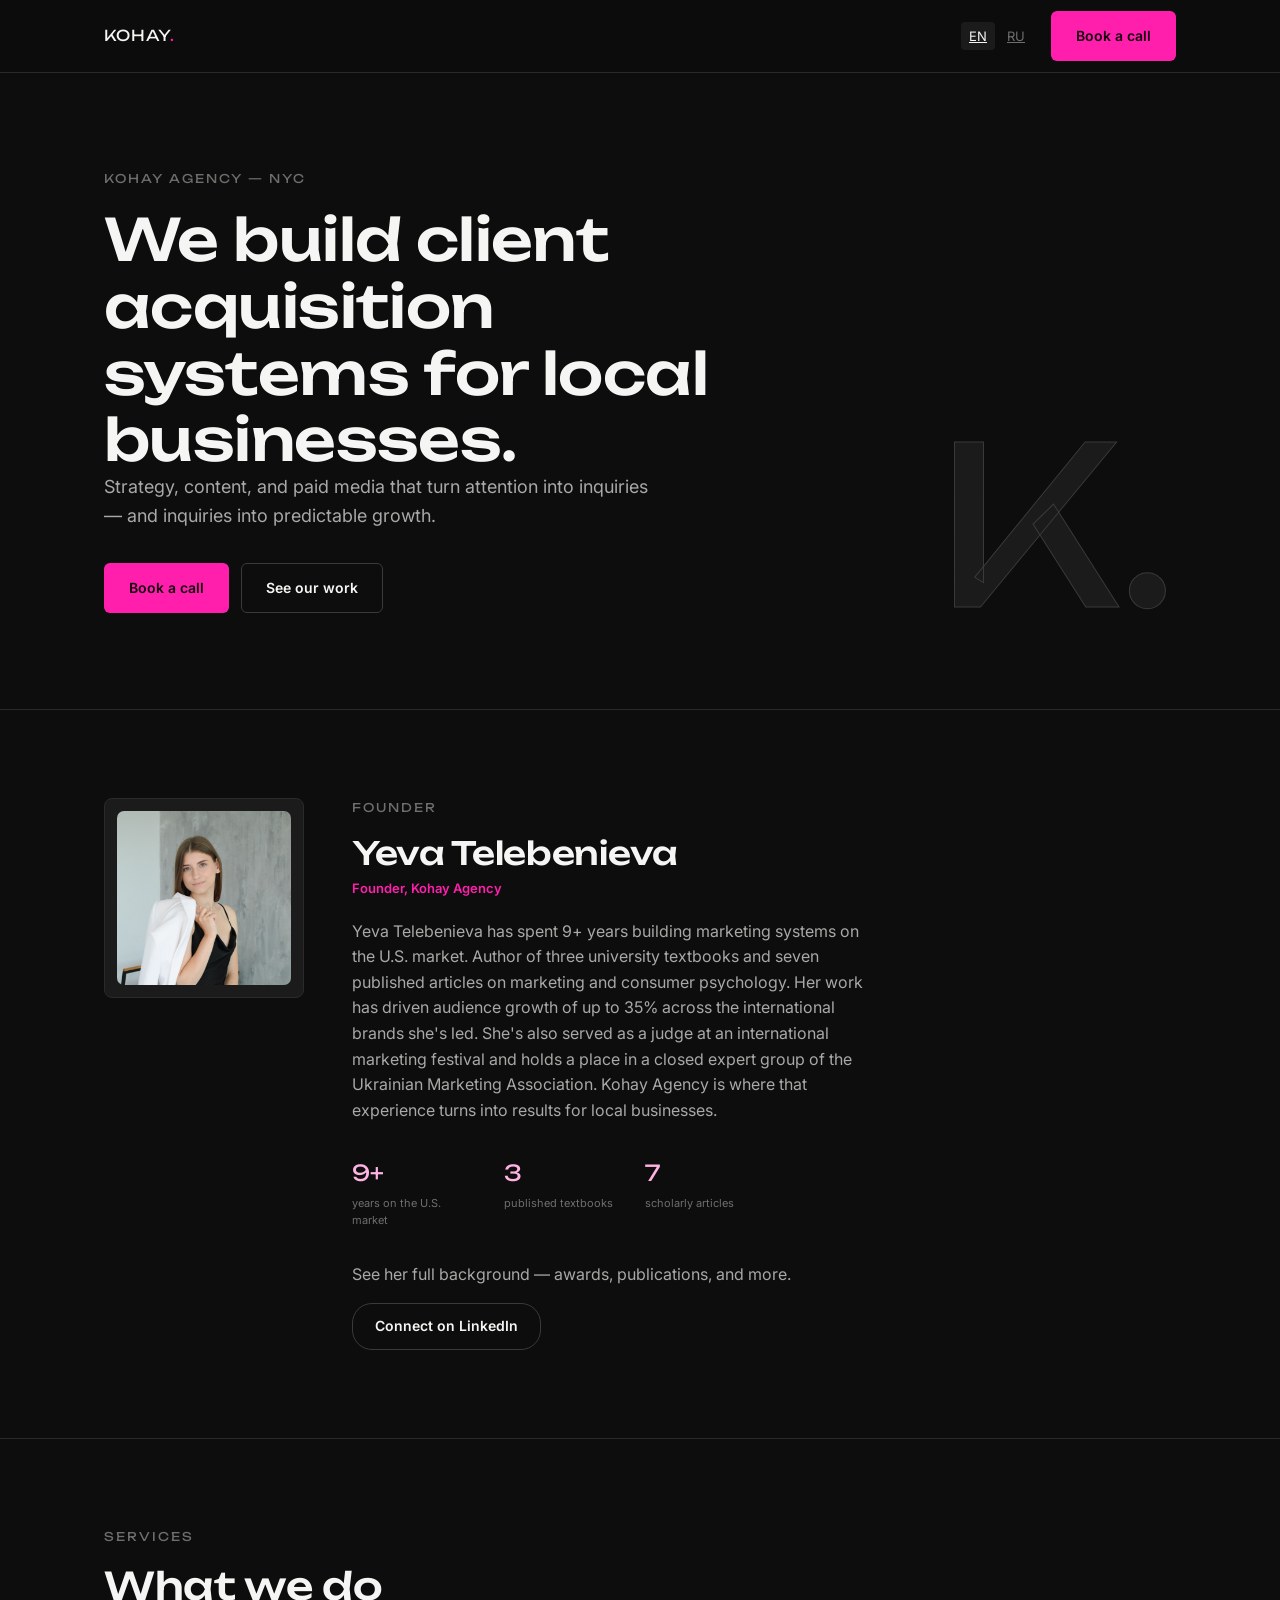
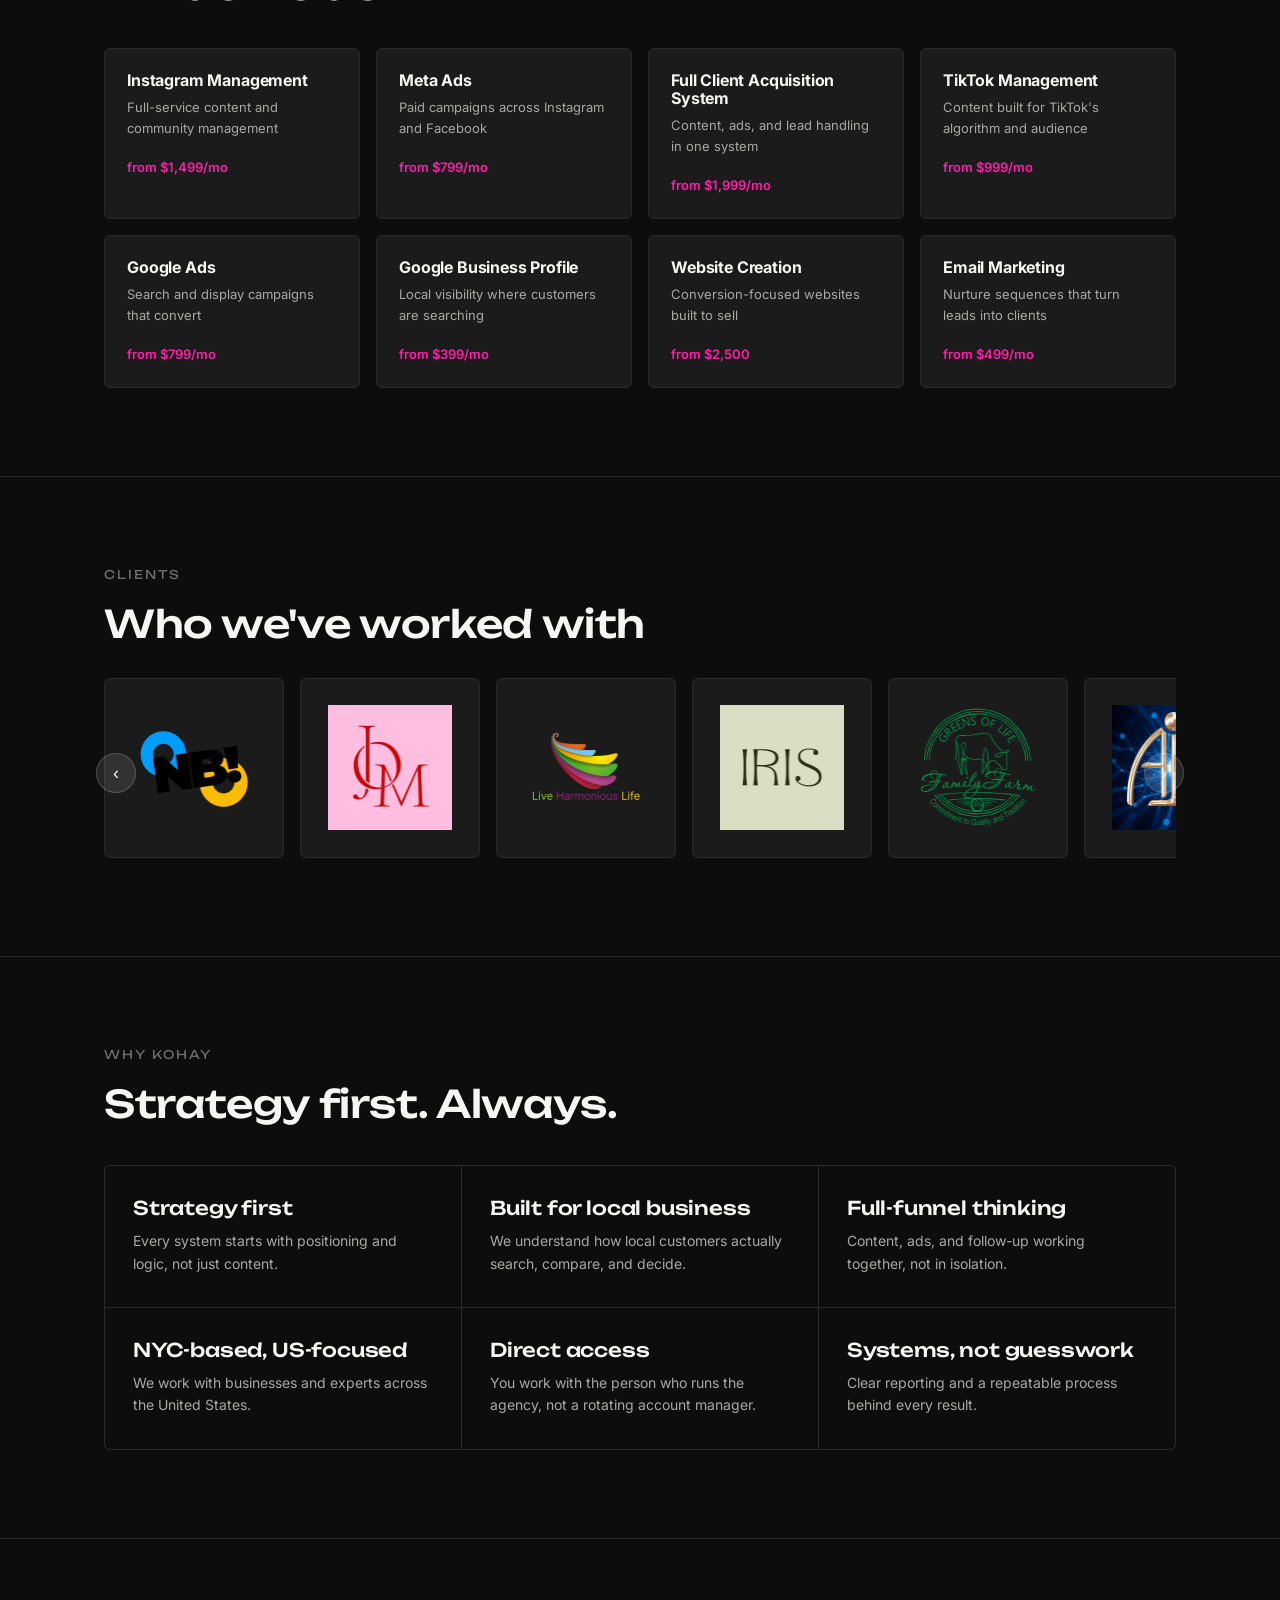
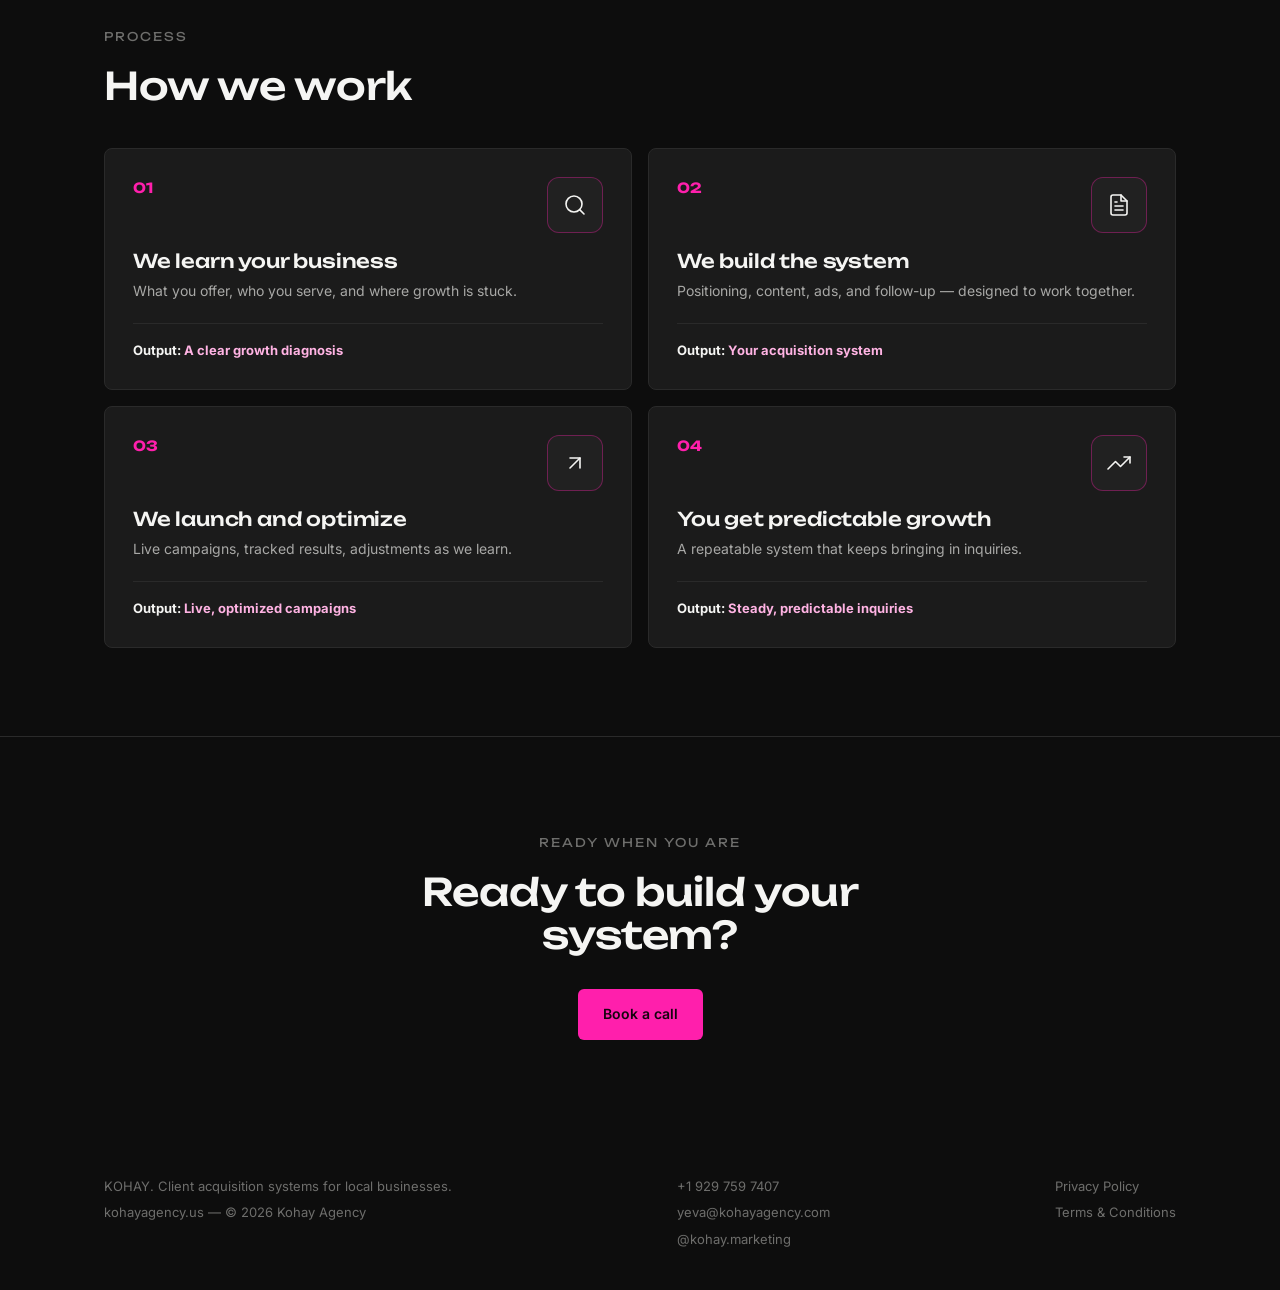
<file: index.html>
<!DOCTYPE html>
<html lang="en">
<head>
<!-- Meta Pixel Code -->
<script>
!function(f,b,e,v,n,t,s)
{if(f.fbq)return;n=f.fbq=function(){n.callMethod?
n.callMethod.apply(n,arguments):n.queue.push(arguments)};
if(!f._fbq)f._fbq=n;n.push=n;n.loaded=!0;n.version='2.0';
n.queue=[];t=b.createElement(e);t.async=!0;
t.src=v;s=b.getElementsByTagName(e)[0];
s.parentNode.insertBefore(t,s)}(window, document,'script',
'https://connect.facebook.net/en_US/fbevents.js');
fbq('init', '2220052898540971');
fbq('track', 'PageView');
</script>
<noscript><img height="1" width="1" style="display:none"
src="https://www.facebook.com/tr?id=2220052898540971&ev=PageView&noscript=1"
/></noscript>
<!-- End Meta Pixel Code -->
<meta charset="UTF-8">
<meta name="viewport" content="width=device-width, initial-scale=1.0">
<title>Kohay Agency — Client Acquisition Systems for Local Businesses</title>
<meta name="description" content="Kohay Agency builds client acquisition systems for local businesses — strategy, content, and paid media that turn attention into inquiries, and inquiries into predictable growth.">
<link rel="preconnect" href="https://fonts.googleapis.com">
<link rel="preconnect" href="https://fonts.gstatic.com" crossorigin>
<link href="https://fonts.googleapis.com/css2?family=Unbounded:wght@500;600&family=Inter:wght@400;500;600&display=swap" rel="stylesheet">
<link rel="stylesheet" href="/reels/styles.css?v=7">
</head>
<body>

<header class="site-header">
  <div class="wrap">
    <a href="/" class="logo logo-link">KOHAY<span>.</span></a>
    <div class="header-actions">
      <div class="lang-switch">
        <a href="/" class="active">EN</a>
        <a href="/ru/">RU</a>
      </div>
      <a href="https://calendar.google.com/calendar/u/0/appointments/schedules/AcZssZ2_kLyZ_7YElX9A-YzKxZx4RZRjm3aX7bDRUkdUEPXenTwzl4cahBBLtP4mIFWXRZgPcGTV3XHw" class="btn btn-primary" target="_blank" rel="noopener" onclick="fbq('track', 'Schedule');">Book a call</a>
    </div>
  </div>
</header>

<section class="hero">
  <div class="wrap hero-grid">
    <div>
      <div class="eyebrow">Kohay Agency — NYC</div>
      <h1>We build client acquisition systems for local businesses.</h1>
      <p class="lede">Strategy, content, and paid media that turn attention into inquiries — and inquiries into predictable growth.</p>
      <div class="btn-row">
        <a href="https://calendar.google.com/calendar/u/0/appointments/schedules/AcZssZ2_kLyZ_7YElX9A-YzKxZx4RZRjm3aX7bDRUkdUEPXenTwzl4cahBBLtP4mIFWXRZgPcGTV3XHw" class="btn btn-primary" target="_blank" rel="noopener" onclick="fbq('track', 'Schedule');">Book a call</a>
        <a href="#clients" class="btn btn-ghost">See our work</a>
      </div>
    </div>
    <div class="hero-mark" aria-hidden="true">K.</div>
  </div>
</section>

<section id="founder">
  <div class="wrap founder-grid">
    <div class="founder-photo"><img src="/assets/founder-photo/1.JPEG" alt="Yeva Telebenieva"></div>
    <div>
      <div class="eyebrow">Founder</div>
      <h2 class="founder-name">Yeva Telebenieva</h2>
      <p class="founder-role">Founder, Kohay Agency</p>
      <p class="founder-bio">Yeva Telebenieva has spent 9+ years building marketing systems on the U.S. market. Author of three university textbooks and seven published articles on marketing and consumer psychology. Her work has driven audience growth of up to 35% across the international brands she's led. She's also served as a judge at an international marketing festival and holds a place in a closed expert group of the Ukrainian Marketing Association. Kohay Agency is where that experience turns into results for local businesses.</p>
      <div class="founder-stats">
        <div class="founder-stat">
          <div class="founder-stat-num">9+</div>
          <div class="founder-stat-label">years on the U.S. market</div>
        </div>
        <div class="founder-stat">
          <div class="founder-stat-num">3</div>
          <div class="founder-stat-label">published textbooks</div>
        </div>
        <div class="founder-stat">
          <div class="founder-stat-num">7</div>
          <div class="founder-stat-label">scholarly articles</div>
        </div>
      </div>
      <p class="founder-more">See her full background — awards, publications, and more.</p>
      <a href="https://www.linkedin.com/in/yeva-telebenieva/" class="founder-linkedin" target="_blank" rel="noopener">Connect on LinkedIn</a>
    </div>
  </div>
</section>

<section id="services">
  <div class="wrap">
    <div class="eyebrow">Services</div>
    <h2>What we do</h2>
    <div class="services-grid">
      <div class="service-card">
        <h3>Instagram Management</h3>
        <p>Full-service content and community management</p>
        <div class="service-price">from $1,499/mo</div>
      </div>
      <div class="service-card">
        <h3>Meta Ads</h3>
        <p>Paid campaigns across Instagram and Facebook</p>
        <div class="service-price">from $799/mo</div>
      </div>
      <div class="service-card">
        <h3>Full Client Acquisition System</h3>
        <p>Content, ads, and lead handling in one system</p>
        <div class="service-price">from $1,999/mo</div>
      </div>
      <div class="service-card">
        <h3>TikTok Management</h3>
        <p>Content built for TikTok's algorithm and audience</p>
        <div class="service-price">from $999/mo</div>
      </div>
      <div class="service-card">
        <h3>Google Ads</h3>
        <p>Search and display campaigns that convert</p>
        <div class="service-price">from $799/mo</div>
      </div>
      <div class="service-card">
        <h3>Google Business Profile</h3>
        <p>Local visibility where customers are searching</p>
        <div class="service-price">from $399/mo</div>
      </div>
      <div class="service-card">
        <h3>Website Creation</h3>
        <p>Conversion-focused websites built to sell</p>
        <div class="service-price">from $2,500</div>
      </div>
      <div class="service-card">
        <h3>Email Marketing</h3>
        <p>Nurture sequences that turn leads into clients</p>
        <div class="service-price">from $499/mo</div>
      </div>
    </div>
  </div>
</section>

<section id="clients">
  <div class="wrap">
    <div class="eyebrow">Clients</div>
    <h2>Who we've worked with</h2>
    <div class="reel-strip-wrap">
      <button class="reel-arrow reel-arrow-prev" aria-label="Scroll left" type="button">‹</button>
      <div class="reel-strip-scroll">
        <div class="reel-strip-track">
          <div class="client-logo"><img src="/assets/client-logos/1.png" alt="Client logo"></div>
          <div class="client-logo"><img src="/assets/client-logos/2.png" alt="Client logo"></div>
          <div class="client-logo"><img src="/assets/client-logos/3.png" alt="Client logo"></div>
          <div class="client-logo"><img src="/assets/client-logos/4.png" alt="Client logo"></div>
          <div class="client-logo"><img src="/assets/client-logos/5.png" alt="Client logo"></div>
          <div class="client-logo"><img src="/assets/client-logos/6.png" alt="Client logo"></div>
          <div class="client-logo"><img src="/assets/client-logos/7.png" alt="Client logo"></div>
          <div class="client-logo"><img src="/assets/client-logos/8.png" alt="Client logo"></div>
          <div class="client-logo"><img src="/assets/client-logos/9.png" alt="Client logo"></div>
        </div>
      </div>
      <button class="reel-arrow reel-arrow-next" aria-label="Scroll right" type="button">›</button>
    </div>
  </div>
</section>

<section>
  <div class="wrap">
    <div class="eyebrow">Why Kohay</div>
    <h2>Strategy first. Always.</h2>
    <div class="why-grid">
      <div class="why-item">
        <h3>Strategy first</h3>
        <p>Every system starts with positioning and logic, not just content.</p>
      </div>
      <div class="why-item">
        <h3>Built for local business</h3>
        <p>We understand how local customers actually search, compare, and decide.</p>
      </div>
      <div class="why-item">
        <h3>Full-funnel thinking</h3>
        <p>Content, ads, and follow-up working together, not in isolation.</p>
      </div>
      <div class="why-item">
        <h3>NYC-based, US-focused</h3>
        <p>We work with businesses and experts across the United States.</p>
      </div>
      <div class="why-item">
        <h3>Direct access</h3>
        <p>You work with the person who runs the agency, not a rotating account manager.</p>
      </div>
      <div class="why-item">
        <h3>Systems, not guesswork</h3>
        <p>Clear reporting and a repeatable process behind every result.</p>
      </div>
    </div>
  </div>
</section>

<section>
  <div class="wrap">
    <div class="eyebrow">Process</div>
    <h2>How we work</h2>
    <div class="steps steps-4">
      <div class="step">
        <div class="step-top">
          <div class="step-num">01</div>
          <div class="step-icon"><svg viewBox="0 0 24 24"><circle cx="11" cy="11" r="8"/><line x1="21" y1="21" x2="16.65" y2="16.65"/></svg></div>
        </div>
        <h3>We learn your business</h3>
        <p>What you offer, who you serve, and where growth is stuck.</p>
        <div class="step-output">Output: <span>A clear growth diagnosis</span></div>
      </div>
      <div class="step">
        <div class="step-top">
          <div class="step-num">02</div>
          <div class="step-icon"><svg viewBox="0 0 24 24"><path d="M14 2H6a2 2 0 0 0-2 2v16a2 2 0 0 0 2 2h12a2 2 0 0 0 2-2V8z"/><polyline points="14 2 14 8 20 8"/><line x1="16" y1="13" x2="8" y2="13"/><line x1="16" y1="17" x2="8" y2="17"/><polyline points="10 9 9 9 8 9"/></svg></div>
        </div>
        <h3>We build the system</h3>
        <p>Positioning, content, ads, and follow-up — designed to work together.</p>
        <div class="step-output">Output: <span>Your acquisition system</span></div>
      </div>
      <div class="step">
        <div class="step-top">
          <div class="step-num">03</div>
          <div class="step-icon"><svg viewBox="0 0 24 24"><line x1="7" y1="17" x2="17" y2="7"/><polyline points="7 7 17 7 17 17"/></svg></div>
        </div>
        <h3>We launch and optimize</h3>
        <p>Live campaigns, tracked results, adjustments as we learn.</p>
        <div class="step-output">Output: <span>Live, optimized campaigns</span></div>
      </div>
      <div class="step">
        <div class="step-top">
          <div class="step-num">04</div>
          <div class="step-icon"><svg viewBox="0 0 24 24"><polyline points="23 6 13.5 15.5 8.5 10.5 1 18"/><polyline points="17 6 23 6 23 12"/></svg></div>
        </div>
        <h3>You get predictable growth</h3>
        <p>A repeatable system that keeps bringing in inquiries.</p>
        <div class="step-output">Output: <span>Steady, predictable inquiries</span></div>
      </div>
    </div>
  </div>
</section>

<section class="final-cta">
  <div class="wrap">
    <div class="eyebrow">Ready when you are</div>
    <h2>Ready to build your system?</h2>
    <div class="btn-row">
      <a href="https://calendar.google.com/calendar/u/0/appointments/schedules/AcZssZ2_kLyZ_7YElX9A-YzKxZx4RZRjm3aX7bDRUkdUEPXenTwzl4cahBBLtP4mIFWXRZgPcGTV3XHw" class="btn btn-primary" target="_blank" rel="noopener" onclick="fbq('track', 'Schedule');">Book a call</a>
    </div>
  </div>
</section>

<footer>
  <div class="wrap footer-grid">
    <div class="footer-brand">
      <span>KOHAY. Client acquisition systems for local businesses.</span>
      <span class="footer-copy">kohayagency.us — © 2026 Kohay Agency</span>
    </div>
    <div class="footer-contact">
      <a href="tel:+19297597407">+1 929 759 7407</a>
      <a href="mailto:yeva@kohayagency.com">yeva@kohayagency.com</a>
      <a href="https://www.instagram.com/kohay.marketing/" target="_blank" rel="noopener">@kohay.marketing</a>
    </div>
    <div class="footer-legal">
      <a href="/privacy.html">Privacy Policy</a>
      <a href="/terms.html">Terms &amp; Conditions</a>
    </div>
  </div>
</footer>

</body>
</html>
</file>
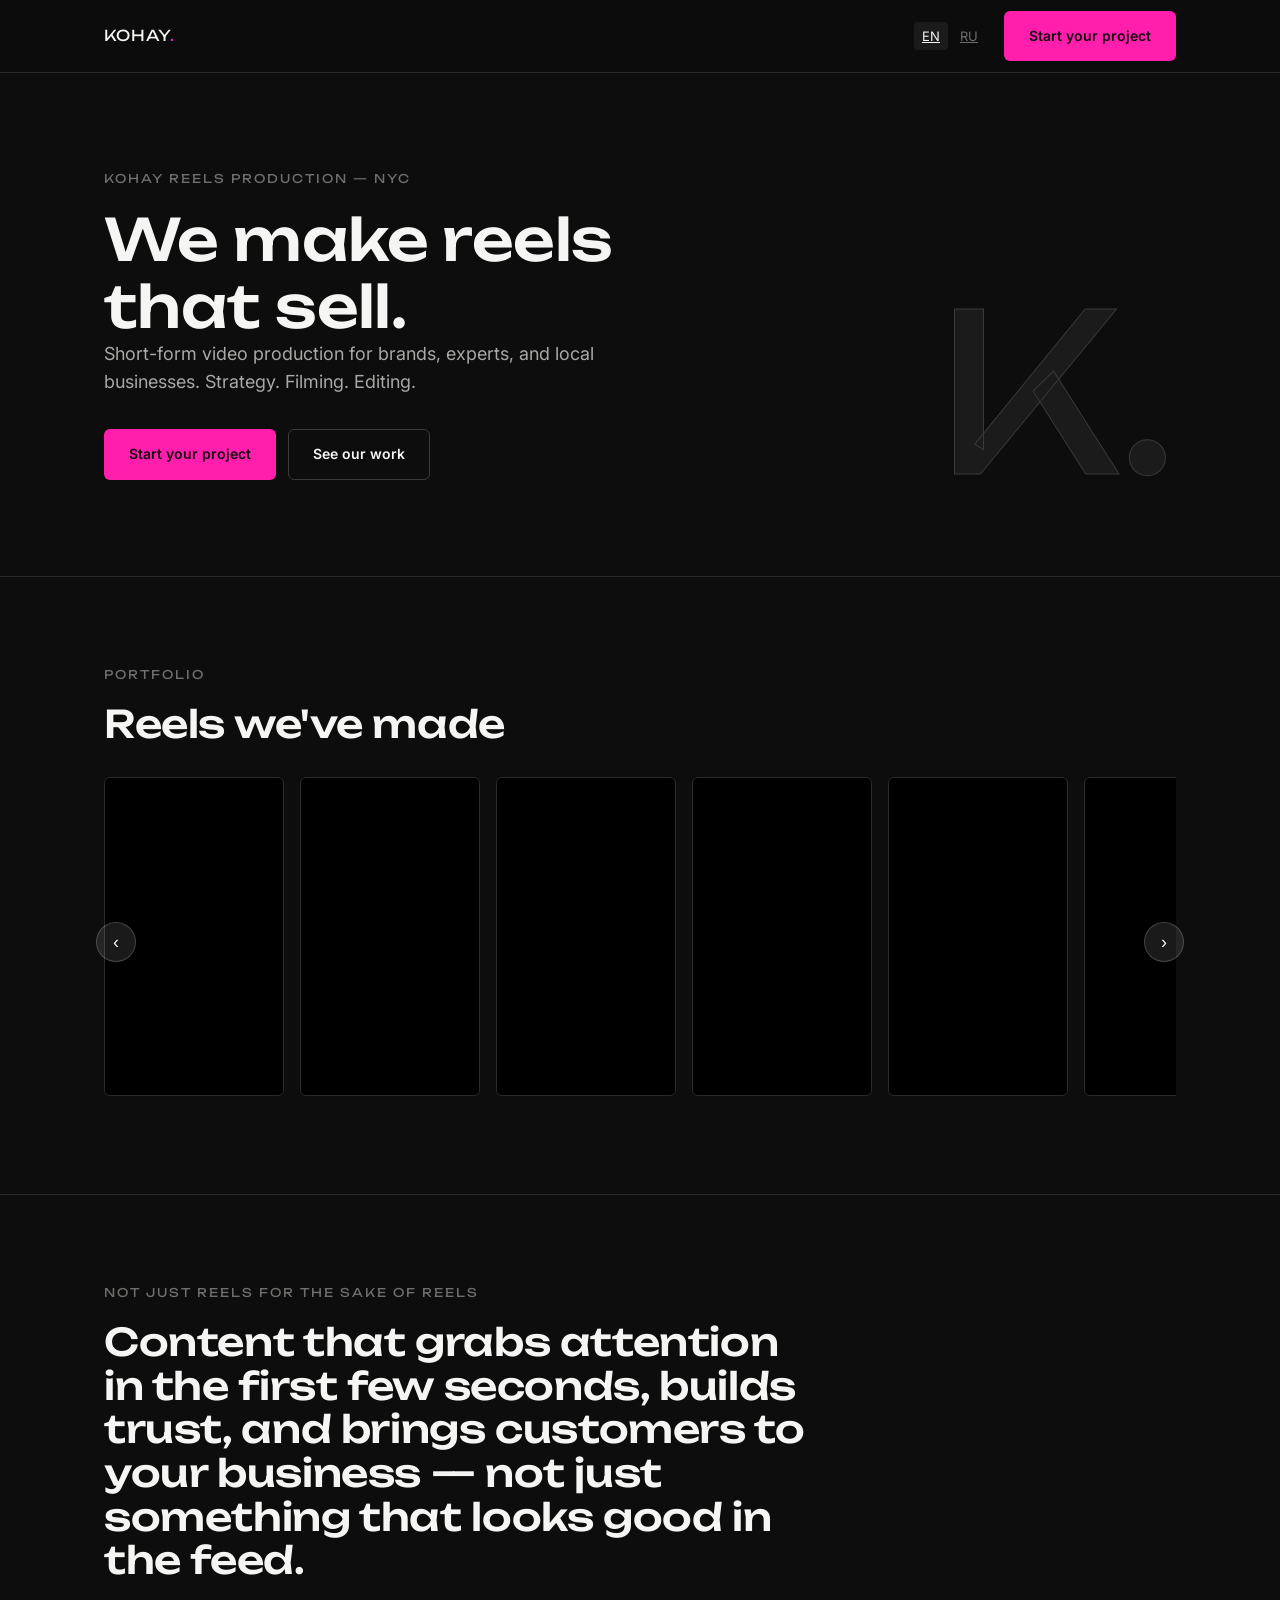
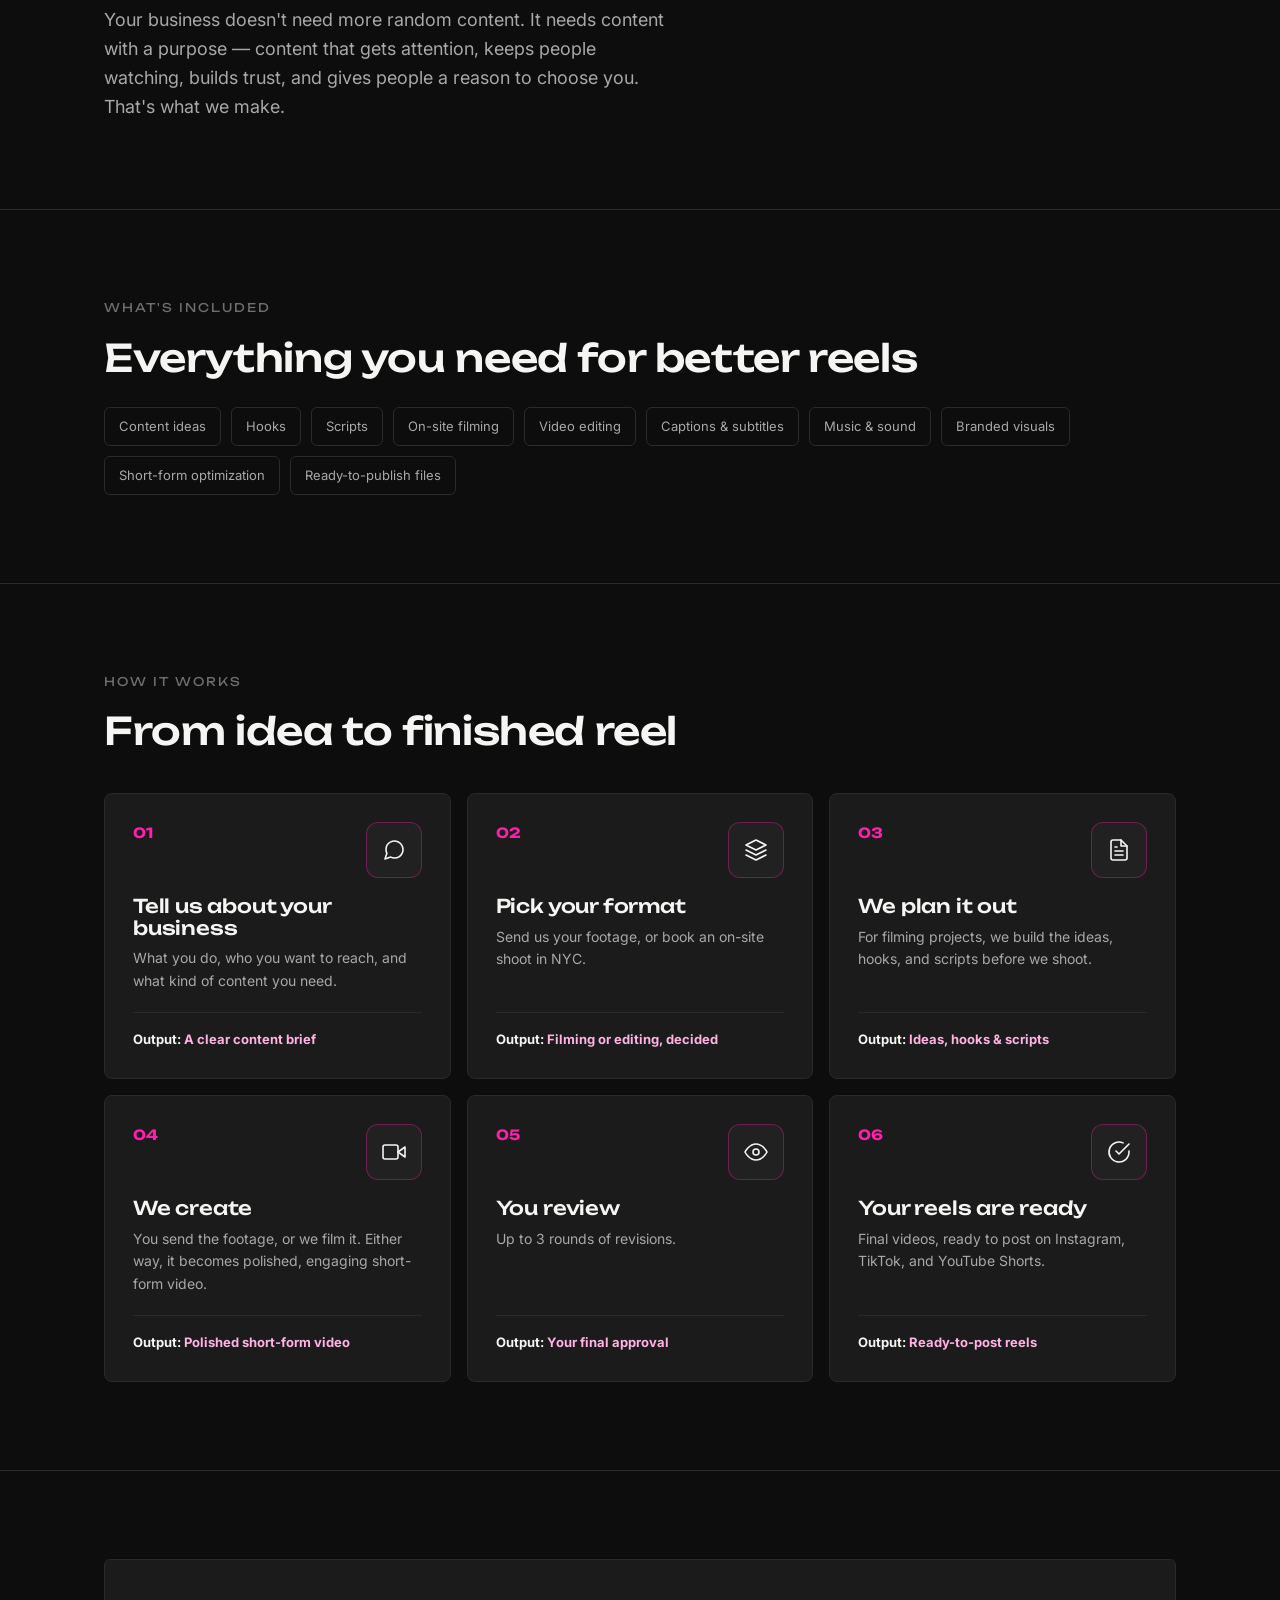
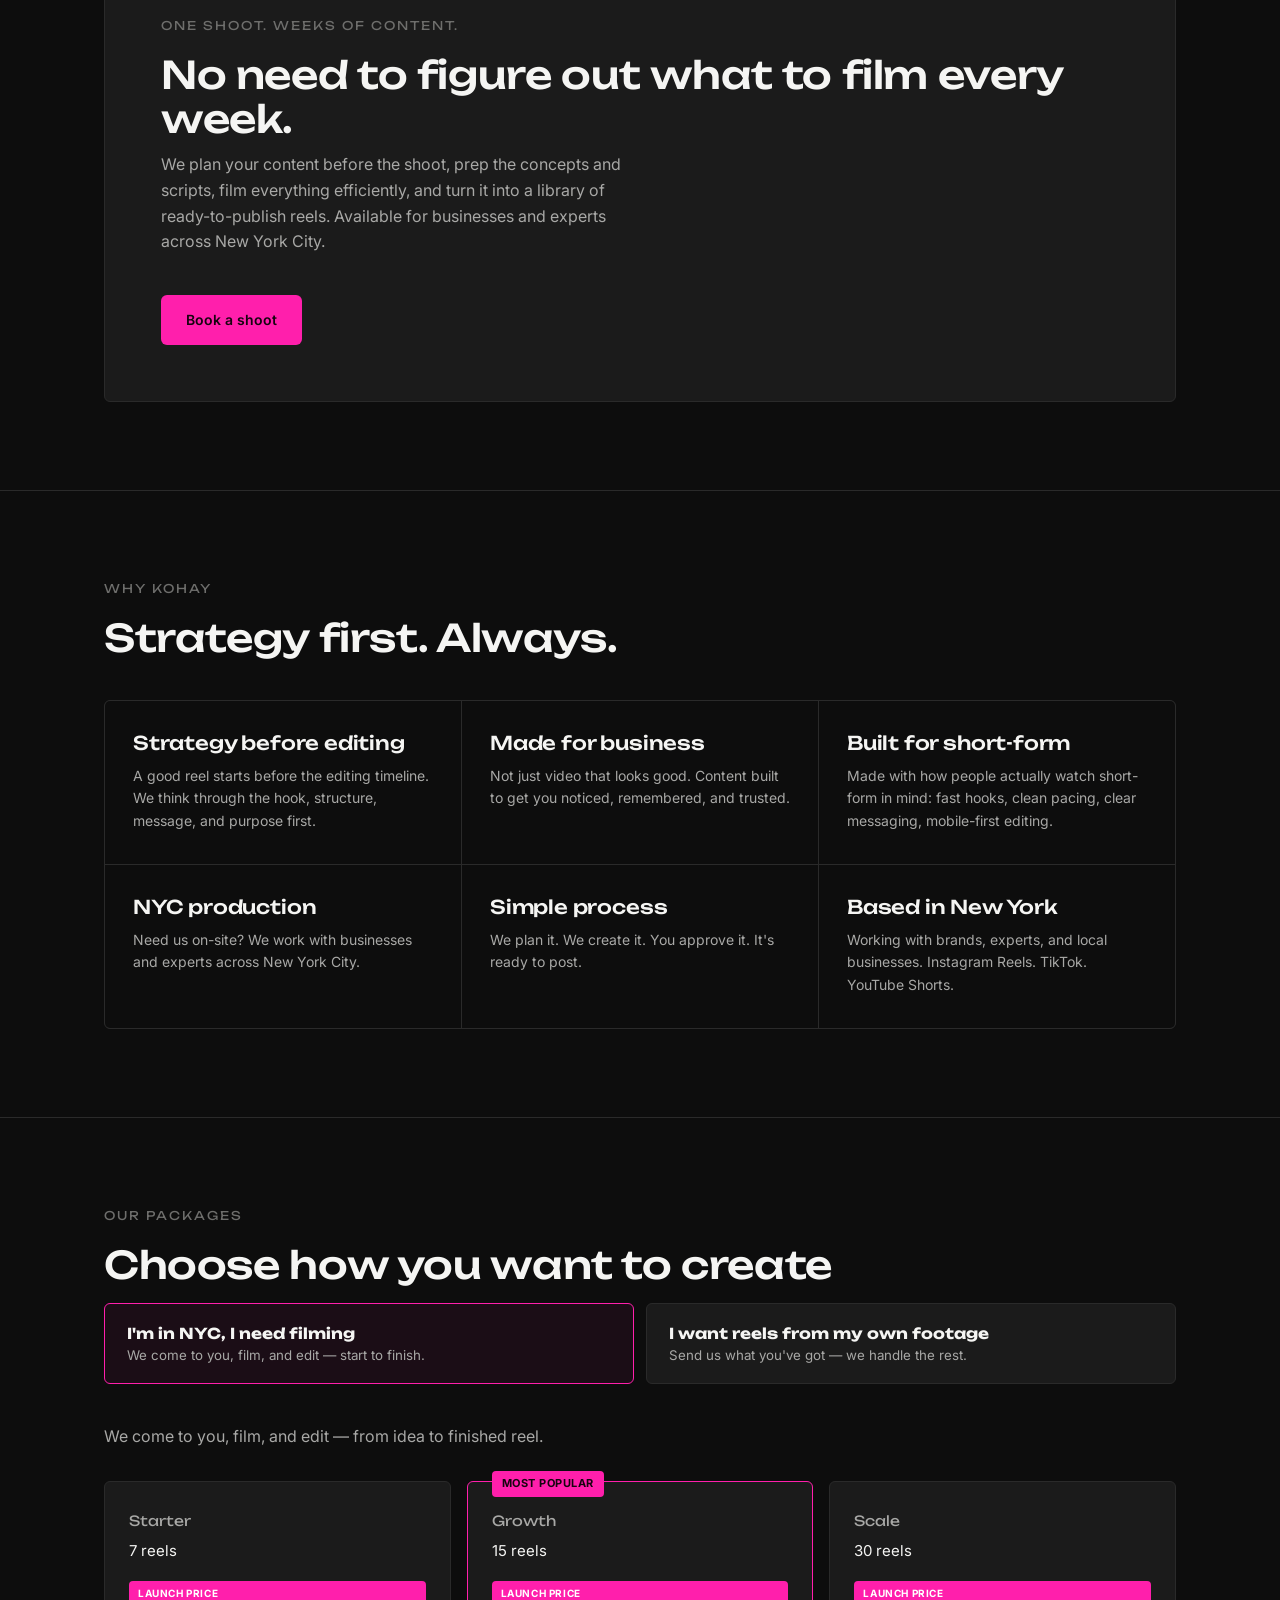
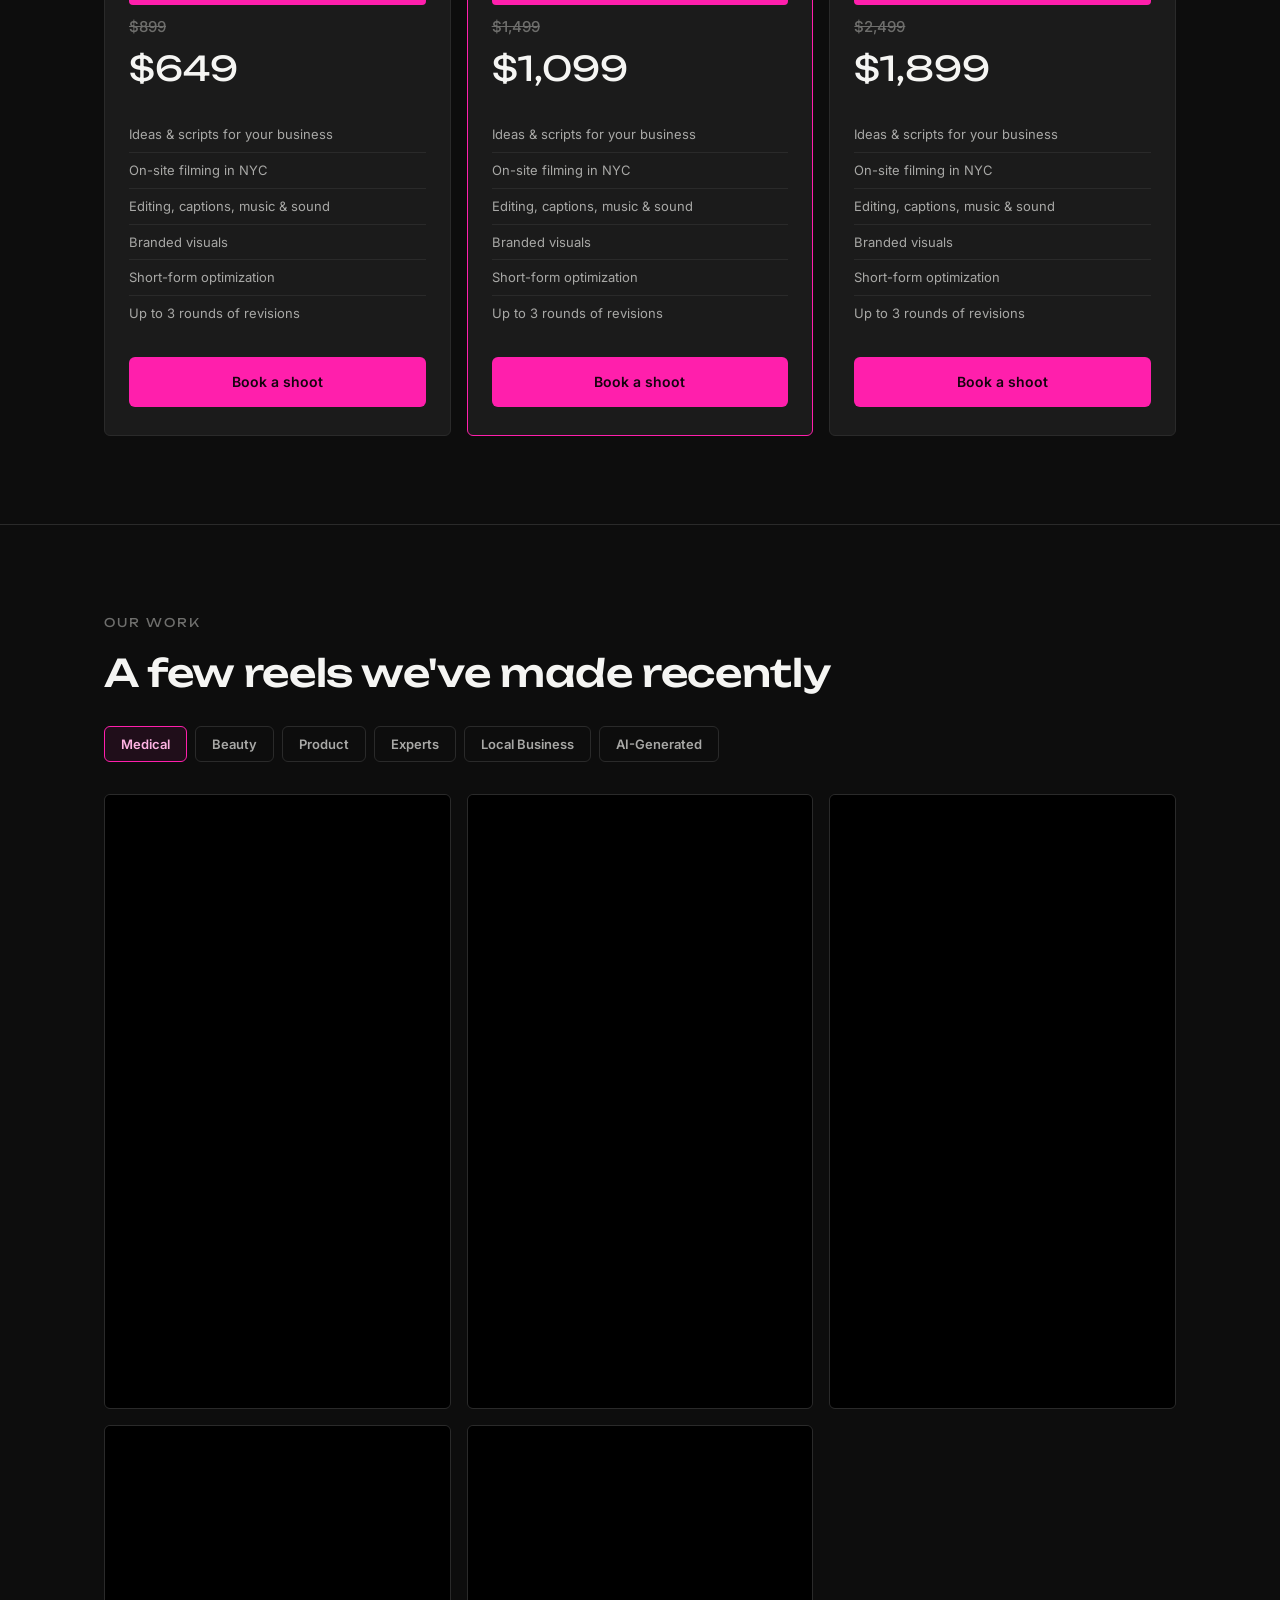
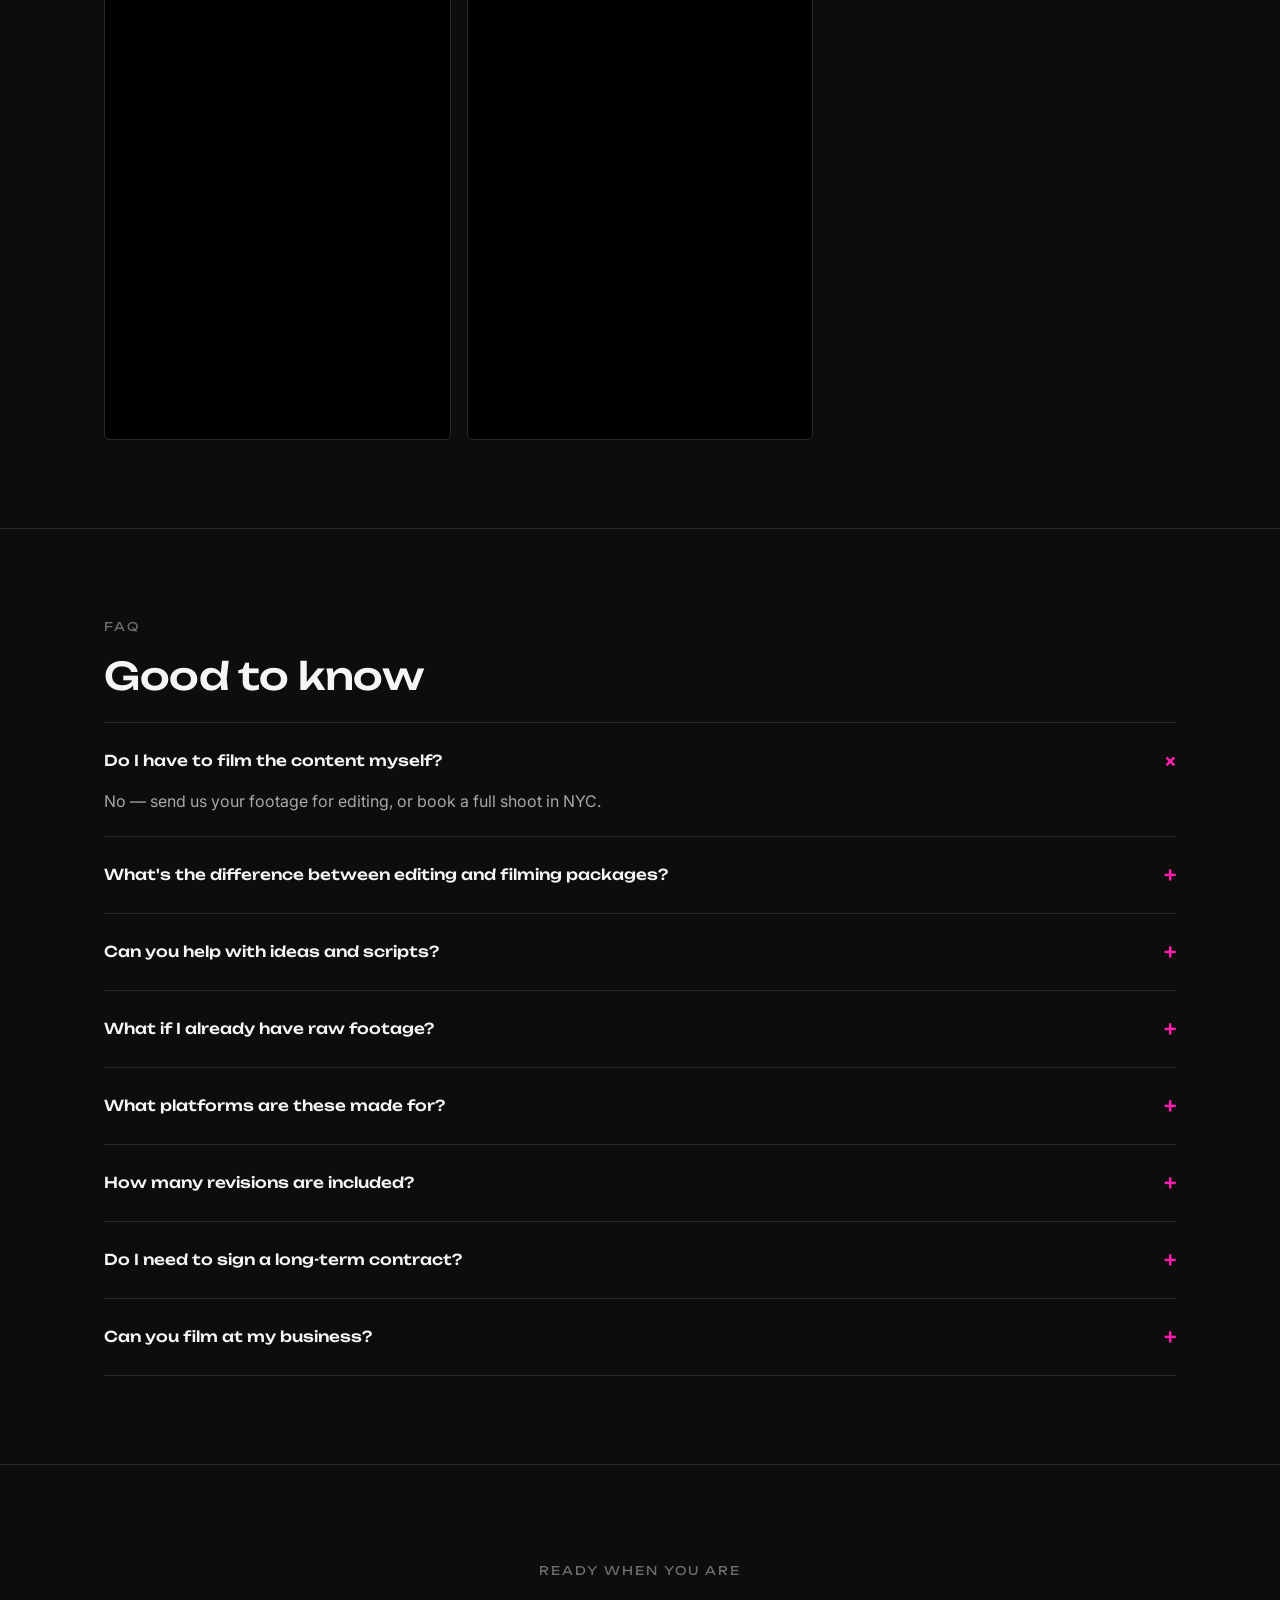
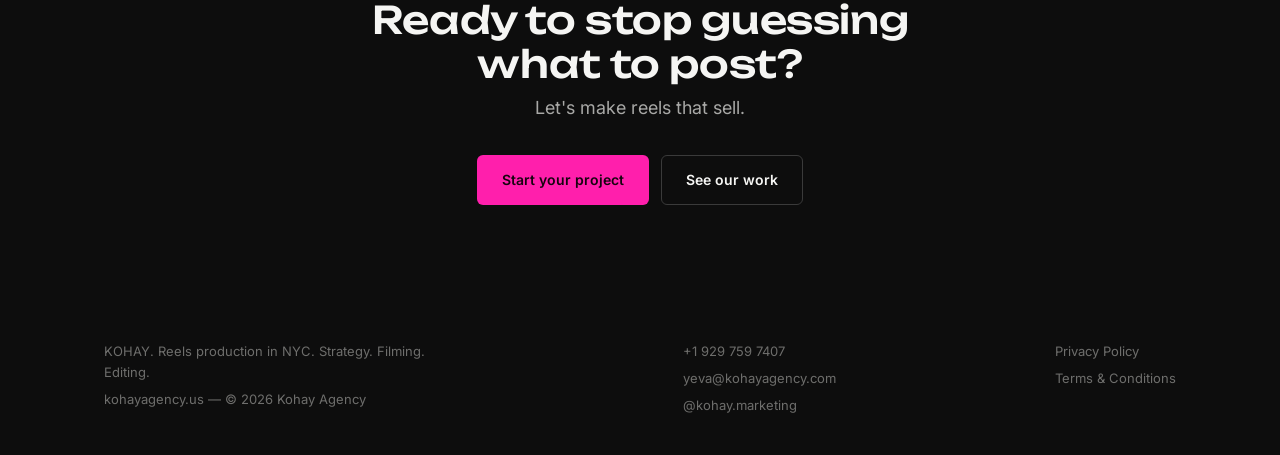
<file: reels/index.html>
<!DOCTYPE html>
<html lang="en">
<head>
<!-- Meta Pixel Code -->
<script>
!function(f,b,e,v,n,t,s)
{if(f.fbq)return;n=f.fbq=function(){n.callMethod?
n.callMethod.apply(n,arguments):n.queue.push(arguments)};
if(!f._fbq)f._fbq=n;n.push=n;n.loaded=!0;n.version='2.0';
n.queue=[];t=b.createElement(e);t.async=!0;
t.src=v;s=b.getElementsByTagName(e)[0];
s.parentNode.insertBefore(t,s)}(window, document,'script',
'https://connect.facebook.net/en_US/fbevents.js');
fbq('init', '2220052898540971');
fbq('track', 'PageView');
</script>
<noscript><img height="1" width="1" style="display:none"
src="https://www.facebook.com/tr?id=2220052898540971&ev=PageView&noscript=1"
/></noscript>
<!-- End Meta Pixel Code -->
<meta charset="UTF-8">
<meta name="viewport" content="width=device-width, initial-scale=1.0">
<title>Kohay — Reels That Sell | NYC Short-Form Video Production</title>
<meta name="description" content="Short-form video production for brands, experts, and local businesses. Strategy, filming, and editing for Instagram Reels, TikTok, and YouTube Shorts. Based in New York City.">
<link rel="preconnect" href="https://fonts.googleapis.com">
<link rel="preconnect" href="https://fonts.gstatic.com" crossorigin>
<link href="https://fonts.googleapis.com/css2?family=Unbounded:wght@500;600&family=Inter:wght@400;500;600&display=swap" rel="stylesheet">
<link rel="stylesheet" href="styles.css?v=7">
</head>
<body>

<header class="site-header">
  <div class="wrap">
    <a href="/" class="logo logo-link">KOHAY<span>.</span></a>
    <div class="header-actions">
      <div class="lang-switch">
        <a href="/reels/" class="active">EN</a>
        <a href="/reels/ru/">RU</a>
      </div>
      <a href="https://calendar.google.com/calendar/u/0/appointments/schedules/AcZssZ2_kLyZ_7YElX9A-YzKxZx4RZRjm3aX7bDRUkdUEPXenTwzl4cahBBLtP4mIFWXRZgPcGTV3XHw" class="btn btn-primary" target="_blank" rel="noopener" onclick="fbq('track', 'Schedule');">Start your project</a>
    </div>
  </div>
</header>

<section class="hero">
  <div class="wrap hero-grid">
    <div>
      <div class="eyebrow">Kohay Reels Production — NYC</div>
      <h1>We make reels<br>that sell.</h1>
      <p class="lede">Short-form video production for brands, experts, and local businesses. Strategy. Filming. Editing.</p>
      <div class="btn-row">
        <a href="https://calendar.google.com/calendar/u/0/appointments/schedules/AcZssZ2_kLyZ_7YElX9A-YzKxZx4RZRjm3aX7bDRUkdUEPXenTwzl4cahBBLtP4mIFWXRZgPcGTV3XHw" class="btn btn-primary" target="_blank" rel="noopener" onclick="fbq('track', 'Schedule');">Start your project</a>
        <a href="#work" class="btn btn-ghost">See our work</a>
      </div>
    </div>
    <div class="hero-mark" aria-hidden="true">K.</div>
  </div>
</section>

<section id="reels-strip">
  <div class="wrap">
    <div class="eyebrow">Portfolio</div>
    <h2>Reels we've made</h2>
    <div class="reel-strip-wrap">
      <button class="reel-arrow reel-arrow-prev" aria-label="Scroll left" type="button">‹</button>
      <div class="reel-strip-scroll">
      <div class="reel-strip-track">
        <div class="video-card"><div class="video-frame"><iframe src="https://www.youtube.com/embed/GCsDxq-vMx4" title="Kohay reel" loading="lazy" allow="accelerometer; autoplay; clipboard-write; encrypted-media; gyroscope; picture-in-picture; web-share" allowfullscreen></iframe></div></div>
        <div class="video-card"><div class="video-frame"><iframe src="https://www.youtube.com/embed/l85DM0ZbyYE" title="Kohay reel" loading="lazy" allow="accelerometer; autoplay; clipboard-write; encrypted-media; gyroscope; picture-in-picture; web-share" allowfullscreen></iframe></div></div>
        <div class="video-card"><div class="video-frame"><iframe src="https://www.youtube.com/embed/0PdxmIoZttQ" title="Kohay reel" loading="lazy" allow="accelerometer; autoplay; clipboard-write; encrypted-media; gyroscope; picture-in-picture; web-share" allowfullscreen></iframe></div></div>
        <div class="video-card"><div class="video-frame"><iframe src="https://www.youtube.com/embed/ZPNKIAUtbJw" title="Kohay reel" loading="lazy" allow="accelerometer; autoplay; clipboard-write; encrypted-media; gyroscope; picture-in-picture; web-share" allowfullscreen></iframe></div></div>
        <div class="video-card"><div class="video-frame"><iframe src="https://www.youtube.com/embed/_sTkELcY5-s" title="Kohay reel" loading="lazy" allow="accelerometer; autoplay; clipboard-write; encrypted-media; gyroscope; picture-in-picture; web-share" allowfullscreen></iframe></div></div>
        <div class="video-card"><div class="video-frame"><iframe src="https://www.youtube.com/embed/LCJ-ahIKdUk" title="Kohay reel" loading="lazy" allow="accelerometer; autoplay; clipboard-write; encrypted-media; gyroscope; picture-in-picture; web-share" allowfullscreen></iframe></div></div>
        <div class="video-card"><div class="video-frame"><iframe src="https://www.youtube.com/embed/OZEuUIxV6Ko" title="Kohay reel" loading="lazy" allow="accelerometer; autoplay; clipboard-write; encrypted-media; gyroscope; picture-in-picture; web-share" allowfullscreen></iframe></div></div>
        <div class="video-card"><div class="video-frame"><iframe src="https://www.youtube.com/embed/XiGbj0O0uLw" title="Kohay reel" loading="lazy" allow="accelerometer; autoplay; clipboard-write; encrypted-media; gyroscope; picture-in-picture; web-share" allowfullscreen></iframe></div></div>
        <div class="video-card"><div class="video-frame"><iframe src="https://www.youtube.com/embed/JeDPZK4A51A" title="Kohay reel" loading="lazy" allow="accelerometer; autoplay; clipboard-write; encrypted-media; gyroscope; picture-in-picture; web-share" allowfullscreen></iframe></div></div>
        <div class="video-card"><div class="video-frame"><iframe src="https://www.youtube.com/embed/3Kyxup6bID8" title="Kohay reel" loading="lazy" allow="accelerometer; autoplay; clipboard-write; encrypted-media; gyroscope; picture-in-picture; web-share" allowfullscreen></iframe></div></div>
        <div class="video-card"><div class="video-frame"><iframe src="https://www.youtube.com/embed/mIUhhA_uJ2o" title="Kohay reel" loading="lazy" allow="accelerometer; autoplay; clipboard-write; encrypted-media; gyroscope; picture-in-picture; web-share" allowfullscreen></iframe></div></div>
        <div class="video-card"><div class="video-frame"><iframe src="https://www.youtube.com/embed/qfSGLbdA3Ac" title="Kohay reel" loading="lazy" allow="accelerometer; autoplay; clipboard-write; encrypted-media; gyroscope; picture-in-picture; web-share" allowfullscreen></iframe></div></div>
        <div class="video-card"><div class="video-frame"><iframe src="https://www.youtube.com/embed/q9RWZM6IL7k" title="Kohay reel" loading="lazy" allow="accelerometer; autoplay; clipboard-write; encrypted-media; gyroscope; picture-in-picture; web-share" allowfullscreen></iframe></div></div>
        <div class="video-card"><div class="video-frame"><iframe src="https://www.youtube.com/embed/fYsMWjmZ2i8" title="Kohay reel" loading="lazy" allow="accelerometer; autoplay; clipboard-write; encrypted-media; gyroscope; picture-in-picture; web-share" allowfullscreen></iframe></div></div>
        <div class="video-card"><div class="video-frame"><iframe src="https://www.youtube.com/embed/XotgJIPh2PM" title="Kohay reel" loading="lazy" allow="accelerometer; autoplay; clipboard-write; encrypted-media; gyroscope; picture-in-picture; web-share" allowfullscreen></iframe></div></div>
        <div class="video-card"><div class="video-frame"><iframe src="https://www.youtube.com/embed/p5Ib908KVig" title="Kohay reel" loading="lazy" allow="accelerometer; autoplay; clipboard-write; encrypted-media; gyroscope; picture-in-picture; web-share" allowfullscreen></iframe></div></div>
        <div class="video-card"><div class="video-frame"><iframe src="https://www.youtube.com/embed/3NmwNiRYqRI" title="Kohay reel" loading="lazy" allow="accelerometer; autoplay; clipboard-write; encrypted-media; gyroscope; picture-in-picture; web-share" allowfullscreen></iframe></div></div>
        <div class="video-card"><div class="video-frame"><iframe src="https://www.youtube.com/embed/rkih55-sFSM" title="Kohay reel" loading="lazy" allow="accelerometer; autoplay; clipboard-write; encrypted-media; gyroscope; picture-in-picture; web-share" allowfullscreen></iframe></div></div>
        <div class="video-card"><div class="video-frame"><iframe src="https://www.youtube.com/embed/7Ed-eCKW6FQ" title="Kohay reel" loading="lazy" allow="accelerometer; autoplay; clipboard-write; encrypted-media; gyroscope; picture-in-picture; web-share" allowfullscreen></iframe></div></div>
      </div>
      </div>
      <button class="reel-arrow reel-arrow-next" aria-label="Scroll right" type="button">›</button>
    </div>
  </div>
</section>

<section>
  <div class="wrap">
    <div class="eyebrow">Not just reels for the sake of reels</div>
    <h2 style="max-width:720px;">Content that grabs attention in the first few seconds, builds trust, and brings customers to your business — not just something that looks good in the feed.</h2>
    <p class="lede" style="margin-top:24px;">Your business doesn't need more random content. It needs content with a purpose — content that gets attention, keeps people watching, builds trust, and gives people a reason to choose you. That's what we make.</p>
  </div>
</section>

<section>
  <div class="wrap">
    <div class="eyebrow">What's included</div>
    <h2>Everything you need for better reels</h2>
    <div class="tag-list" style="margin-top:28px;">
      <span>Content ideas</span>
      <span>Hooks</span>
      <span>Scripts</span>
      <span>On-site filming</span>
      <span>Video editing</span>
      <span>Captions & subtitles</span>
      <span>Music & sound</span>
      <span>Branded visuals</span>
      <span>Short-form optimization</span>
      <span>Ready-to-publish files</span>
    </div>
  </div>
</section>

<section>
  <div class="wrap">
    <div class="eyebrow">How it works</div>
    <h2>From idea to finished reel</h2>
    <div class="steps">
      <div class="step">
        <div class="step-top">
          <div class="step-num">01</div>
          <div class="step-icon"><svg viewBox="0 0 24 24"><path d="M21 11.5a8.38 8.38 0 0 1-.9 3.8 8.5 8.5 0 0 1-7.6 4.7 8.38 8.38 0 0 1-3.8-.9L3 21l1.9-5.7a8.38 8.38 0 0 1-.9-3.8 8.5 8.5 0 0 1 4.7-7.6 8.38 8.38 0 0 1 3.8-.9h.5a8.48 8.48 0 0 1 8 8v.5z"/></svg></div>
        </div>
        <h3>Tell us about your business</h3>
        <p>What you do, who you want to reach, and what kind of content you need.</p>
        <div class="step-output">Output: <span>A clear content brief</span></div>
      </div>
      <div class="step">
        <div class="step-top">
          <div class="step-num">02</div>
          <div class="step-icon"><svg viewBox="0 0 24 24"><polygon points="12 2 2 7 12 12 22 7 12 2"/><polyline points="2 17 12 22 22 17"/><polyline points="2 12 12 17 22 12"/></svg></div>
        </div>
        <h3>Pick your format</h3>
        <p>Send us your footage, or book an on-site shoot in NYC.</p>
        <div class="step-output">Output: <span>Filming or editing, decided</span></div>
      </div>
      <div class="step">
        <div class="step-top">
          <div class="step-num">03</div>
          <div class="step-icon"><svg viewBox="0 0 24 24"><path d="M14 2H6a2 2 0 0 0-2 2v16a2 2 0 0 0 2 2h12a2 2 0 0 0 2-2V8z"/><polyline points="14 2 14 8 20 8"/><line x1="16" y1="13" x2="8" y2="13"/><line x1="16" y1="17" x2="8" y2="17"/><polyline points="10 9 9 9 8 9"/></svg></div>
        </div>
        <h3>We plan it out</h3>
        <p>For filming projects, we build the ideas, hooks, and scripts before we shoot.</p>
        <div class="step-output">Output: <span>Ideas, hooks &amp; scripts</span></div>
      </div>
      <div class="step">
        <div class="step-top">
          <div class="step-num">04</div>
          <div class="step-icon"><svg viewBox="0 0 24 24"><polygon points="23 7 16 12 23 17 23 7"/><rect x="1" y="5" width="15" height="14" rx="2" ry="2"/></svg></div>
        </div>
        <h3>We create</h3>
        <p>You send the footage, or we film it. Either way, it becomes polished, engaging short-form video.</p>
        <div class="step-output">Output: <span>Polished short-form video</span></div>
      </div>
      <div class="step">
        <div class="step-top">
          <div class="step-num">05</div>
          <div class="step-icon"><svg viewBox="0 0 24 24"><path d="M1 12s4-8 11-8 11 8 11 8-4 8-11 8-11-8-11-8z"/><circle cx="12" cy="12" r="3"/></svg></div>
        </div>
        <h3>You review</h3>
        <p>Up to 3 rounds of revisions.</p>
        <div class="step-output">Output: <span>Your final approval</span></div>
      </div>
      <div class="step">
        <div class="step-top">
          <div class="step-num">06</div>
          <div class="step-icon"><svg viewBox="0 0 24 24"><path d="M22 11.08V12a10 10 0 1 1-5.93-9.14"/><polyline points="22 4 12 14.01 9 11.01"/></svg></div>
        </div>
        <h3>Your reels are ready</h3>
        <p>Final videos, ready to post on Instagram, TikTok, and YouTube Shorts.</p>
        <div class="step-output">Output: <span>Ready-to-post reels</span></div>
      </div>
    </div>
  </div>
</section>

<section>
  <div class="wrap">
    <div class="banner">
      <div>
        <div class="eyebrow">One shoot. Weeks of content.</div>
        <h2>No need to figure out what to film every week.</h2>
        <p>We plan your content before the shoot, prep the concepts and scripts, film everything efficiently, and turn it into a library of ready-to-publish reels. Available for businesses and experts across New York City.</p>
      </div>
      <a href="https://calendar.google.com/calendar/u/0/appointments/schedules/AcZssZ2_kLyZ_7YElX9A-YzKxZx4RZRjm3aX7bDRUkdUEPXenTwzl4cahBBLtP4mIFWXRZgPcGTV3XHw" class="btn btn-primary" target="_blank" rel="noopener" onclick="fbq('track', 'Schedule');">Book a shoot</a>
    </div>
  </div>
</section>

<section>
  <div class="wrap">
    <div class="eyebrow">Why Kohay</div>
    <h2>Strategy first. Always.</h2>
    <div class="why-grid">
      <div class="why-item">
        <h3>Strategy before editing</h3>
        <p>A good reel starts before the editing timeline. We think through the hook, structure, message, and purpose first.</p>
      </div>
      <div class="why-item">
        <h3>Made for business</h3>
        <p>Not just video that looks good. Content built to get you noticed, remembered, and trusted.</p>
      </div>
      <div class="why-item">
        <h3>Built for short-form</h3>
        <p>Made with how people actually watch short-form in mind: fast hooks, clean pacing, clear messaging, mobile-first editing.</p>
      </div>
      <div class="why-item">
        <h3>NYC production</h3>
        <p>Need us on-site? We work with businesses and experts across New York City.</p>
      </div>
      <div class="why-item">
        <h3>Simple process</h3>
        <p>We plan it. We create it. You approve it. It's ready to post.</p>
      </div>
      <div class="why-item">
        <h3>Based in New York</h3>
        <p>Working with brands, experts, and local businesses. Instagram Reels. TikTok. YouTube Shorts.</p>
      </div>
    </div>
  </div>
</section>

<section id="packages">
  <div class="wrap">
    <div class="eyebrow">Our packages</div>
    <h2>Choose how you want to create</h2>

    <div class="package-toggle">
      <button class="toggle-btn active" data-toggle-target="filming">
        <strong>I'm in NYC, I need filming</strong>
        We come to you, film, and edit — start to finish.
      </button>
      <button class="toggle-btn" data-toggle-target="editing">
        <strong>I want reels from my own footage</strong>
        Send us what you've got — we handle the rest.
      </button>
    </div>

    <div class="package-panel active" data-panel="filming">
      <p class="panel-note">We come to you, film, and edit — from idea to finished reel.</p>
      <div class="plans">
        <div class="plan">
          <div class="plan-name">Starter</div>
          <div class="plan-count">7 reels</div>
          <span class="launch-badge">Launch price</span>
          <div class="plan-price-old">$899</div>
          <div class="plan-price">$649</div>
          <ul class="plan-features">
            <li>Ideas & scripts for your business</li>
            <li>On-site filming in NYC</li>
            <li>Editing, captions, music & sound</li>
            <li>Branded visuals</li>
            <li>Short-form optimization</li>
            <li>Up to 3 rounds of revisions</li>
          </ul>
          <a href="https://buy.stripe.com/9B65kC50Gcdk0HK5dFbEA03" class="btn btn-primary" target="_blank" rel="noopener" onclick="fbq('track', 'InitiateCheckout');">Book a shoot</a>
        </div>
        <div class="plan popular">
          <span class="popular-badge">Most popular</span>
          <div class="plan-name">Growth</div>
          <div class="plan-count">15 reels</div>
          <span class="launch-badge">Launch price</span>
          <div class="plan-price-old">$1,499</div>
          <div class="plan-price">$1,099</div>
          <ul class="plan-features">
            <li>Ideas & scripts for your business</li>
            <li>On-site filming in NYC</li>
            <li>Editing, captions, music & sound</li>
            <li>Branded visuals</li>
            <li>Short-form optimization</li>
            <li>Up to 3 rounds of revisions</li>
          </ul>
          <a href="https://buy.stripe.com/bJe00ieBgb9g2PSbC3bEA04" class="btn btn-primary" target="_blank" rel="noopener" onclick="fbq('track', 'InitiateCheckout');">Book a shoot</a>
        </div>
        <div class="plan">
          <div class="plan-name">Scale</div>
          <div class="plan-count">30 reels</div>
          <span class="launch-badge">Launch price</span>
          <div class="plan-price-old">$2,499</div>
          <div class="plan-price">$1,899</div>
          <ul class="plan-features">
            <li>Ideas & scripts for your business</li>
            <li>On-site filming in NYC</li>
            <li>Editing, captions, music & sound</li>
            <li>Branded visuals</li>
            <li>Short-form optimization</li>
            <li>Up to 3 rounds of revisions</li>
          </ul>
          <a href="https://buy.stripe.com/9B600ifFk2CKbmo21tbEA05" class="btn btn-primary" target="_blank" rel="noopener" onclick="fbq('track', 'InitiateCheckout');">Book a shoot</a>
        </div>
      </div>
    </div>

    <div class="package-panel" data-panel="editing">
      <p class="panel-note">Send us your footage — we turn it into scroll-stopping, ready-to-publish reels.</p>
      <div class="plans">
        <div class="plan">
          <div class="plan-name">Starter</div>
          <div class="plan-count">7 reels</div>
          <span class="launch-badge">Launch price</span>
          <div class="plan-price-old">$599</div>
          <div class="plan-price">$449</div>
          <ul class="plan-features">
            <li>Video editing</li>
            <li>Captions & subtitles</li>
            <li>Music & sound</li>
            <li>Branded visuals</li>
            <li>Short-form optimization</li>
            <li>Up to 3 rounds of revisions</li>
          </ul>
          <a href="https://buy.stripe.com/dRm28q1Oufpw6249tVbEA00" class="btn btn-primary" target="_blank" rel="noopener" onclick="fbq('track', 'InitiateCheckout');">Get started</a>
        </div>
        <div class="plan popular">
          <span class="popular-badge">Most popular</span>
          <div class="plan-name">Growth</div>
          <div class="plan-count">15 reels</div>
          <span class="launch-badge">Launch price</span>
          <div class="plan-price-old">$1,099</div>
          <div class="plan-price">$799</div>
          <ul class="plan-features">
            <li>Video editing</li>
            <li>Captions & subtitles</li>
            <li>Music & sound</li>
            <li>Branded visuals</li>
            <li>Short-form optimization</li>
            <li>Up to 3 rounds of revisions</li>
          </ul>
          <a href="https://buy.stripe.com/fZu8wO3WC6T00HK7lNbEA01" class="btn btn-primary" target="_blank" rel="noopener" onclick="fbq('track', 'InitiateCheckout');">Get started</a>
        </div>
        <div class="plan">
          <div class="plan-name">Scale</div>
          <div class="plan-count">30 reels</div>
          <span class="launch-badge">Launch price</span>
          <div class="plan-price-old">$1,899</div>
          <div class="plan-price">$1,399</div>
          <ul class="plan-features">
            <li>Video editing</li>
            <li>Captions & subtitles</li>
            <li>Music & sound</li>
            <li>Branded visuals</li>
            <li>Short-form optimization</li>
            <li>Up to 3 rounds of revisions</li>
          </ul>
          <a href="https://buy.stripe.com/3cIfZggJob9g1LOgWnbEA02" class="btn btn-primary" target="_blank" rel="noopener" onclick="fbq('track', 'InitiateCheckout');">Get started</a>
        </div>
      </div>
    </div>

  </div>
</section>

<section id="work">
  <div class="wrap">
    <div class="eyebrow">Our work</div>
    <h2>A few reels we've made recently</h2>

    <div class="tabs" role="tablist" aria-label="Portfolio categories" style="margin-top:32px;">
      <button class="tab-btn active" data-tab-target="medical">Medical</button>
      <button class="tab-btn" data-tab-target="beauty">Beauty</button>
      <button class="tab-btn" data-tab-target="product">Product</button>
      <button class="tab-btn" data-tab-target="experts">Experts</button>
      <button class="tab-btn" data-tab-target="local">Local Business</button>
      <button class="tab-btn" data-tab-target="ai">AI-Generated</button>
    </div>

    <!-- Medical, Beauty, Product, Experts, and Local Business include live YouTube
         Shorts embeds. Experts also has 4 placeholder cards for upcoming videos, and
         AI-Generated is still all placeholders — replace each video-frame with
         <iframe src="https://www.youtube.com/embed/VIDEO_ID"> once those videos are ready. -->

    <div class="category-panel active" data-category="medical">
      <div class="video-grid">
        <div class="video-card"><div class="video-frame"><iframe src="https://www.youtube.com/embed/GCsDxq-vMx4" title="Kohay reel — Medical" loading="lazy" allow="accelerometer; autoplay; clipboard-write; encrypted-media; gyroscope; picture-in-picture; web-share" allowfullscreen></iframe></div></div>
        <div class="video-card"><div class="video-frame"><iframe src="https://www.youtube.com/embed/ZPNKIAUtbJw" title="Kohay reel — Medical" loading="lazy" allow="accelerometer; autoplay; clipboard-write; encrypted-media; gyroscope; picture-in-picture; web-share" allowfullscreen></iframe></div></div>
        <div class="video-card"><div class="video-frame"><iframe src="https://www.youtube.com/embed/OZEuUIxV6Ko" title="Kohay reel — Medical" loading="lazy" allow="accelerometer; autoplay; clipboard-write; encrypted-media; gyroscope; picture-in-picture; web-share" allowfullscreen></iframe></div></div>
        <div class="video-card"><div class="video-frame"><iframe src="https://www.youtube.com/embed/3Kyxup6bID8" title="Kohay reel — Medical" loading="lazy" allow="accelerometer; autoplay; clipboard-write; encrypted-media; gyroscope; picture-in-picture; web-share" allowfullscreen></iframe></div></div>
        <div class="video-card"><div class="video-frame"><iframe src="https://www.youtube.com/embed/q9RWZM6IL7k" title="Kohay reel — Medical" loading="lazy" allow="accelerometer; autoplay; clipboard-write; encrypted-media; gyroscope; picture-in-picture; web-share" allowfullscreen></iframe></div></div>
      </div>
    </div>

    <div class="category-panel" data-category="beauty">
      <div class="video-grid">
        <div class="video-card"><div class="video-frame"><iframe src="https://www.youtube.com/embed/fYsMWjmZ2i8" title="Kohay reel — Beauty" loading="lazy" allow="accelerometer; autoplay; clipboard-write; encrypted-media; gyroscope; picture-in-picture; web-share" allowfullscreen></iframe></div></div>
        <div class="video-card"><div class="video-frame"><iframe src="https://www.youtube.com/embed/p5Ib908KVig" title="Kohay reel — Beauty" loading="lazy" allow="accelerometer; autoplay; clipboard-write; encrypted-media; gyroscope; picture-in-picture; web-share" allowfullscreen></iframe></div></div>
        <div class="video-card"><div class="video-frame"><iframe src="https://www.youtube.com/embed/rkih55-sFSM" title="Kohay reel — Beauty" loading="lazy" allow="accelerometer; autoplay; clipboard-write; encrypted-media; gyroscope; picture-in-picture; web-share" allowfullscreen></iframe></div></div>
      </div>
    </div>

    <div class="category-panel" data-category="product">
      <div class="video-grid">
        <div class="video-card"><div class="video-frame"><iframe src="https://www.youtube.com/embed/l85DM0ZbyYE" title="Kohay reel — Product" loading="lazy" allow="accelerometer; autoplay; clipboard-write; encrypted-media; gyroscope; picture-in-picture; web-share" allowfullscreen></iframe></div></div>
        <div class="video-card"><div class="video-frame"><iframe src="https://www.youtube.com/embed/_sTkELcY5-s" title="Kohay reel — Product" loading="lazy" allow="accelerometer; autoplay; clipboard-write; encrypted-media; gyroscope; picture-in-picture; web-share" allowfullscreen></iframe></div></div>
        <div class="video-card"><div class="video-frame"><iframe src="https://www.youtube.com/embed/XiGbj0O0uLw" title="Kohay reel — Product" loading="lazy" allow="accelerometer; autoplay; clipboard-write; encrypted-media; gyroscope; picture-in-picture; web-share" allowfullscreen></iframe></div></div>
        <div class="video-card"><div class="video-frame"><iframe src="https://www.youtube.com/embed/mIUhhA_uJ2o" title="Kohay reel — Product" loading="lazy" allow="accelerometer; autoplay; clipboard-write; encrypted-media; gyroscope; picture-in-picture; web-share" allowfullscreen></iframe></div></div>
      </div>
    </div>

    <div class="category-panel" data-category="experts">
      <div class="video-grid">
        <div class="video-card"><div class="video-frame"><iframe src="https://www.youtube.com/embed/0PdxmIoZttQ" title="Kohay reel — Experts" loading="lazy" allow="accelerometer; autoplay; clipboard-write; encrypted-media; gyroscope; picture-in-picture; web-share" allowfullscreen></iframe></div></div>
        <div class="video-card"><div class="video-frame"><iframe src="https://www.youtube.com/embed/LCJ-ahIKdUk" title="Kohay reel — Experts" loading="lazy" allow="accelerometer; autoplay; clipboard-write; encrypted-media; gyroscope; picture-in-picture; web-share" allowfullscreen></iframe></div></div>
        <div class="video-card"><div class="video-frame"><iframe src="https://www.youtube.com/embed/JeDPZK4A51A" title="Kohay reel — Experts" loading="lazy" allow="accelerometer; autoplay; clipboard-write; encrypted-media; gyroscope; picture-in-picture; web-share" allowfullscreen></iframe></div></div>
        <div class="video-card"><div class="video-frame"><iframe src="https://www.youtube.com/embed/qfSGLbdA3Ac" title="Kohay reel — Experts" loading="lazy" allow="accelerometer; autoplay; clipboard-write; encrypted-media; gyroscope; picture-in-picture; web-share" allowfullscreen></iframe></div></div>
        <div class="video-card"><div class="video-frame"><div class="video-placeholder">Video coming soon</div></div></div>
        <div class="video-card"><div class="video-frame"><div class="video-placeholder">Video coming soon</div></div></div>
        <div class="video-card"><div class="video-frame"><div class="video-placeholder">Video coming soon</div></div></div>
        <div class="video-card"><div class="video-frame"><div class="video-placeholder">Video coming soon</div></div></div>
      </div>
    </div>

    <div class="category-panel" data-category="local">
      <div class="video-grid">
        <div class="video-card"><div class="video-frame"><iframe src="https://www.youtube.com/embed/XotgJIPh2PM" title="Kohay reel — Local Business" loading="lazy" allow="accelerometer; autoplay; clipboard-write; encrypted-media; gyroscope; picture-in-picture; web-share" allowfullscreen></iframe></div></div>
        <div class="video-card"><div class="video-frame"><iframe src="https://www.youtube.com/embed/3NmwNiRYqRI" title="Kohay reel — Local Business" loading="lazy" allow="accelerometer; autoplay; clipboard-write; encrypted-media; gyroscope; picture-in-picture; web-share" allowfullscreen></iframe></div></div>
        <div class="video-card"><div class="video-frame"><iframe src="https://www.youtube.com/embed/7Ed-eCKW6FQ" title="Kohay reel — Local Business" loading="lazy" allow="accelerometer; autoplay; clipboard-write; encrypted-media; gyroscope; picture-in-picture; web-share" allowfullscreen></iframe></div></div>
      </div>
    </div>

    <div class="category-panel" data-category="ai">
      <div class="video-grid">
        <div class="video-card"><div class="video-frame"><div class="video-placeholder">Video coming soon</div></div></div>
        <div class="video-card"><div class="video-frame"><div class="video-placeholder">Video coming soon</div></div></div>
        <div class="video-card"><div class="video-frame"><div class="video-placeholder">Video coming soon</div></div></div>
      </div>
    </div>

  </div>
</section>

<section>
  <div class="wrap">
    <div class="eyebrow">FAQ</div>
    <h2>Good to know</h2>

    <div style="margin-top:24px;">
      <div class="faq-item open">
        <div class="faq-q"><span>Do I have to film the content myself?</span><span class="plus">+</span></div>
        <p class="faq-a">No — send us your footage for editing, or book a full shoot in NYC.</p>
      </div>
      <div class="faq-item">
        <div class="faq-q"><span>What's the difference between editing and filming packages?</span><span class="plus">+</span></div>
        <p class="faq-a">With editing, you film and send us the raw footage. With filming, we handle the ideas, scripts, filming, and editing.</p>
      </div>
      <div class="faq-item">
        <div class="faq-q"><span>Can you help with ideas and scripts?</span><span class="plus">+</span></div>
        <p class="faq-a">Yes — ideas, hooks, and scripts are included in every filming package.</p>
      </div>
      <div class="faq-item">
        <div class="faq-q"><span>What if I already have raw footage?</span><span class="plus">+</span></div>
        <p class="faq-a">Perfect — pick an editing package and send it over.</p>
      </div>
      <div class="faq-item">
        <div class="faq-q"><span>What platforms are these made for?</span><span class="plus">+</span></div>
        <p class="faq-a">Instagram Reels, TikTok, and YouTube Shorts.</p>
      </div>
      <div class="faq-item">
        <div class="faq-q"><span>How many revisions are included?</span><span class="plus">+</span></div>
        <p class="faq-a">Up to 3 rounds.</p>
      </div>
      <div class="faq-item">
        <div class="faq-q"><span>Do I need to sign a long-term contract?</span><span class="plus">+</span></div>
        <p class="faq-a">No — pick whichever package fits what you need right now.</p>
      </div>
      <div class="faq-item">
        <div class="faq-q"><span>Can you film at my business?</span><span class="plus">+</span></div>
        <p class="faq-a">Yes — on-site filming is available across New York City.</p>
      </div>
    </div>
  </div>
</section>

<section class="final-cta">
  <div class="wrap">
    <div class="eyebrow">Ready when you are</div>
    <h2>Ready to stop guessing what to post?</h2>
    <p class="lede" style="margin:0 auto;">Let's make reels that sell.</p>
    <div class="btn-row">
      <a href="https://calendar.google.com/calendar/u/0/appointments/schedules/AcZssZ2_kLyZ_7YElX9A-YzKxZx4RZRjm3aX7bDRUkdUEPXenTwzl4cahBBLtP4mIFWXRZgPcGTV3XHw" class="btn btn-primary" target="_blank" rel="noopener" onclick="fbq('track', 'Schedule');">Start your project</a>
      <a href="#work" class="btn btn-ghost">See our work</a>
    </div>
  </div>
</section>

<footer>
  <div class="wrap footer-grid">
    <div class="footer-brand">
      <span>KOHAY. Reels production in NYC. Strategy. Filming. Editing.</span>
      <span class="footer-copy">kohayagency.us — © 2026 Kohay Agency</span>
    </div>
    <div class="footer-contact">
      <a href="tel:+19297597407">+1 929 759 7407</a>
      <a href="mailto:yeva@kohayagency.com">yeva@kohayagency.com</a>
      <a href="https://www.instagram.com/kohay.marketing/" target="_blank" rel="noopener">@kohay.marketing</a>
    </div>
    <div class="footer-legal">
      <a href="/privacy.html">Privacy Policy</a>
      <a href="/terms.html">Terms &amp; Conditions</a>
    </div>
  </div>
</footer>

<script src="script.js?v=2"></script>
</body>
</html>
</file>
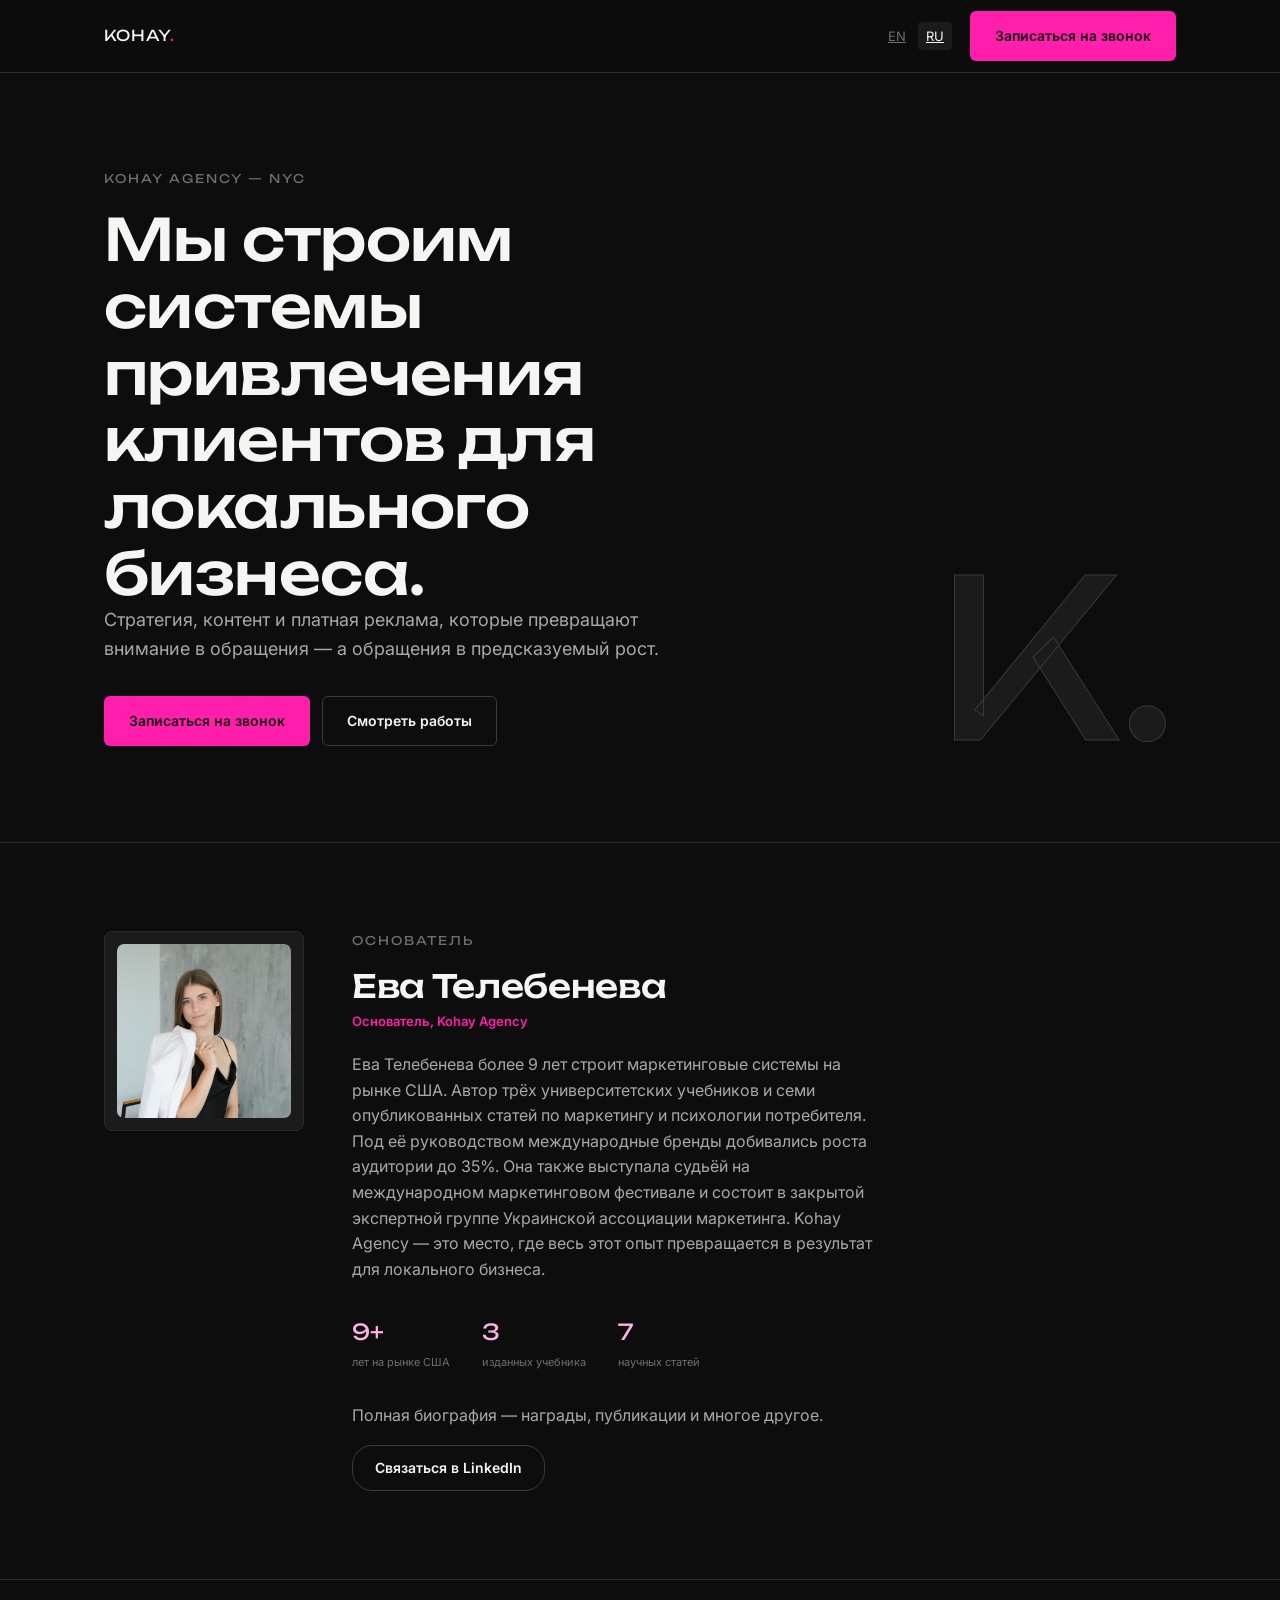
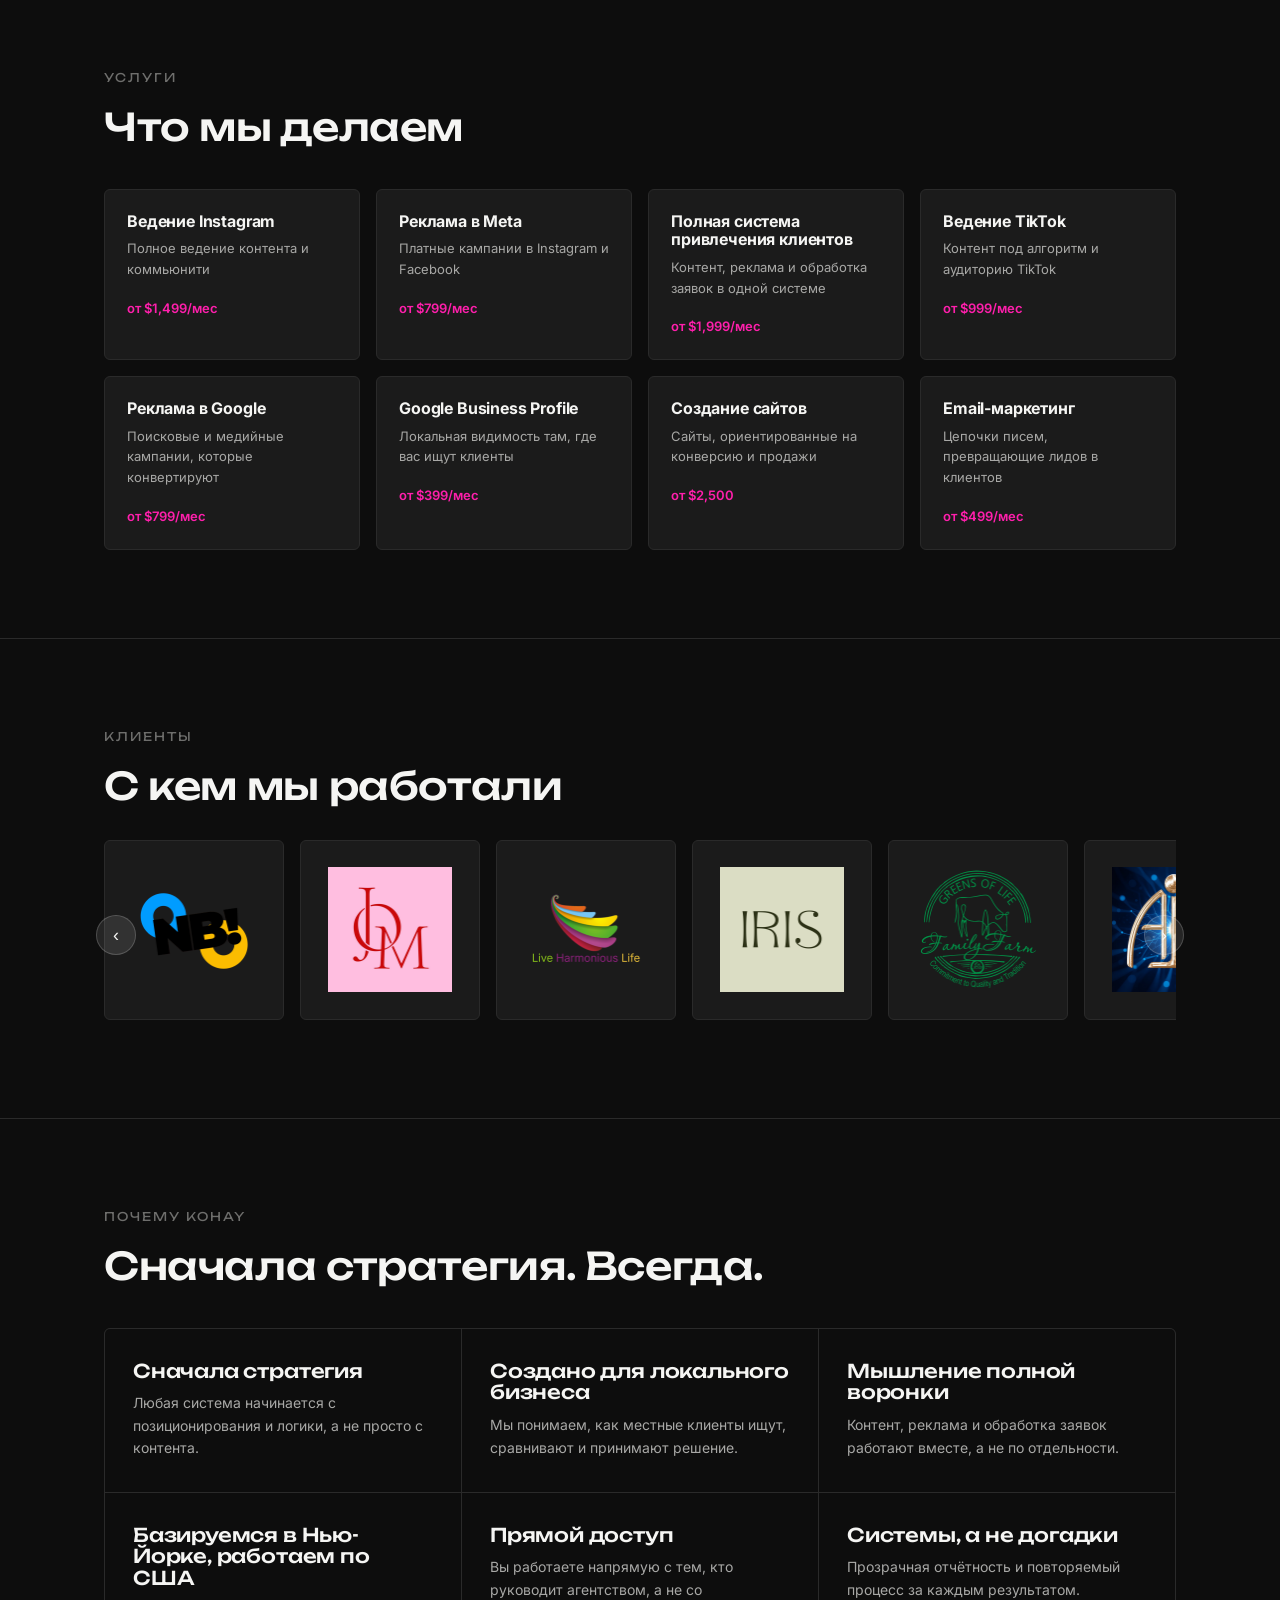
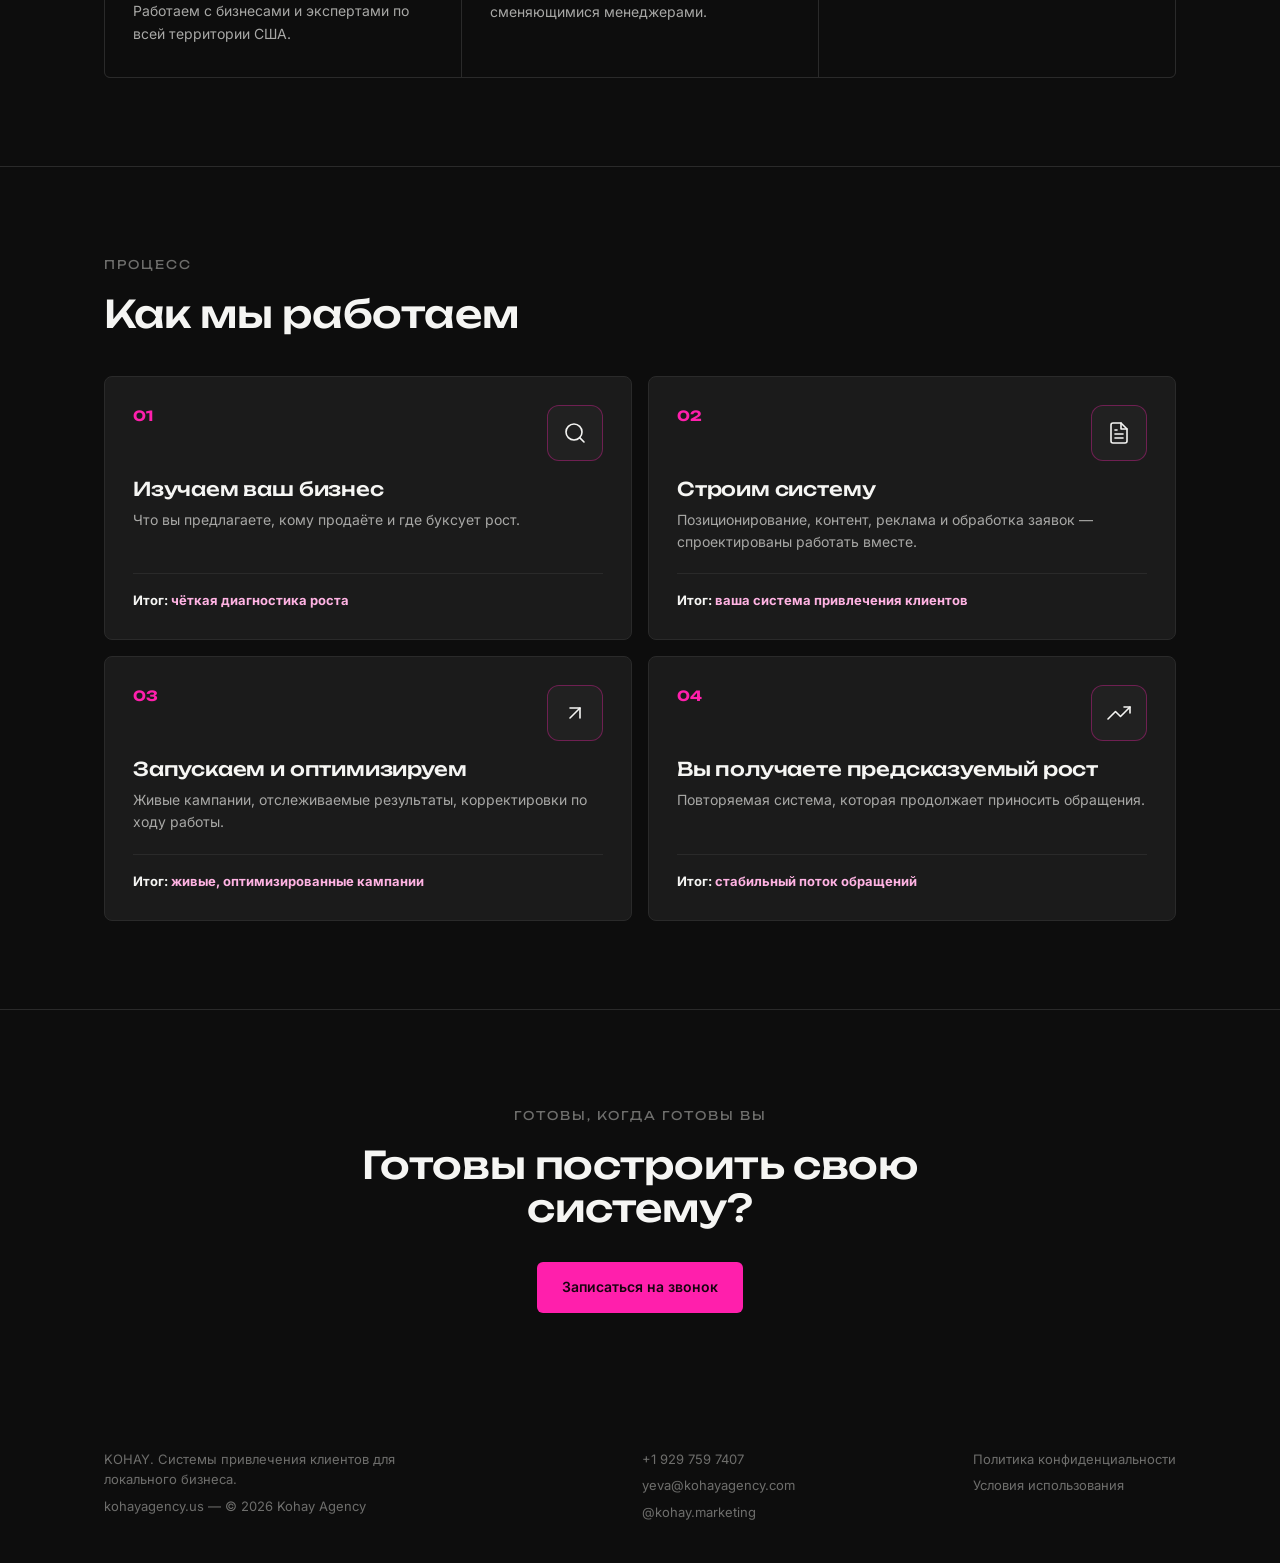
<file: ru/index.html>
<!DOCTYPE html>
<html lang="ru">
<head>
<!-- Meta Pixel Code -->
<script>
!function(f,b,e,v,n,t,s)
{if(f.fbq)return;n=f.fbq=function(){n.callMethod?
n.callMethod.apply(n,arguments):n.queue.push(arguments)};
if(!f._fbq)f._fbq=n;n.push=n;n.loaded=!0;n.version='2.0';
n.queue=[];t=b.createElement(e);t.async=!0;
t.src=v;s=b.getElementsByTagName(e)[0];
s.parentNode.insertBefore(t,s)}(window, document,'script',
'https://connect.facebook.net/en_US/fbevents.js');
fbq('init', '2220052898540971');
fbq('track', 'PageView');
</script>
<noscript><img height="1" width="1" style="display:none"
src="https://www.facebook.com/tr?id=2220052898540971&ev=PageView&noscript=1"
/></noscript>
<!-- End Meta Pixel Code -->
<meta charset="UTF-8">
<meta name="viewport" content="width=device-width, initial-scale=1.0">
<title>Kohay Agency — Системы привлечения клиентов для локального бизнеса</title>
<meta name="description" content="Kohay Agency строит системы привлечения клиентов для локального бизнеса — стратегия, контент и платная реклама, которые превращают внимание в обращения, а обращения — в предсказуемый рост.">
<link rel="preconnect" href="https://fonts.googleapis.com">
<link rel="preconnect" href="https://fonts.gstatic.com" crossorigin>
<link href="https://fonts.googleapis.com/css2?family=Unbounded:wght@500;600&family=Inter:wght@400;500;600&display=swap" rel="stylesheet">
<link rel="stylesheet" href="/reels/styles.css?v=7">
</head>
<body>

<header class="site-header">
  <div class="wrap">
    <a href="/ru/" class="logo logo-link">KOHAY<span>.</span></a>
    <div class="header-actions">
      <div class="lang-switch">
        <a href="/">EN</a>
        <a href="/ru/" class="active">RU</a>
      </div>
      <a href="https://calendar.google.com/calendar/u/0/appointments/schedules/AcZssZ2_kLyZ_7YElX9A-YzKxZx4RZRjm3aX7bDRUkdUEPXenTwzl4cahBBLtP4mIFWXRZgPcGTV3XHw" class="btn btn-primary" target="_blank" rel="noopener" onclick="fbq('track', 'Schedule');">Записаться на звонок</a>
    </div>
  </div>
</header>

<section class="hero">
  <div class="wrap hero-grid">
    <div>
      <div class="eyebrow">Kohay Agency — NYC</div>
      <h1>Мы строим системы привлечения клиентов для локального бизнеса.</h1>
      <p class="lede">Стратегия, контент и платная реклама, которые превращают внимание в обращения — а обращения в предсказуемый рост.</p>
      <div class="btn-row">
        <a href="https://calendar.google.com/calendar/u/0/appointments/schedules/AcZssZ2_kLyZ_7YElX9A-YzKxZx4RZRjm3aX7bDRUkdUEPXenTwzl4cahBBLtP4mIFWXRZgPcGTV3XHw" class="btn btn-primary" target="_blank" rel="noopener" onclick="fbq('track', 'Schedule');">Записаться на звонок</a>
        <a href="#clients" class="btn btn-ghost">Смотреть работы</a>
      </div>
    </div>
    <div class="hero-mark" aria-hidden="true">K.</div>
  </div>
</section>

<section id="founder">
  <div class="wrap founder-grid">
    <div class="founder-photo"><img src="/assets/founder-photo/1.JPEG" alt="Ева Телебенева"></div>
    <div>
      <div class="eyebrow">Основатель</div>
      <h2 class="founder-name">Ева Телебенева</h2>
      <p class="founder-role">Основатель, Kohay Agency</p>
      <p class="founder-bio">Ева Телебенева более 9 лет строит маркетинговые системы на рынке США. Автор трёх университетских учебников и семи опубликованных статей по маркетингу и психологии потребителя. Под её руководством международные бренды добивались роста аудитории до 35%. Она также выступала судьёй на международном маркетинговом фестивале и состоит в закрытой экспертной группе Украинской ассоциации маркетинга. Kohay Agency — это место, где весь этот опыт превращается в результат для локального бизнеса.</p>
      <div class="founder-stats">
        <div class="founder-stat">
          <div class="founder-stat-num">9+</div>
          <div class="founder-stat-label">лет на рынке США</div>
        </div>
        <div class="founder-stat">
          <div class="founder-stat-num">3</div>
          <div class="founder-stat-label">изданных учебника</div>
        </div>
        <div class="founder-stat">
          <div class="founder-stat-num">7</div>
          <div class="founder-stat-label">научных статей</div>
        </div>
      </div>
      <p class="founder-more">Полная биография — награды, публикации и многое другое.</p>
      <a href="https://www.linkedin.com/in/yeva-telebenieva/" class="founder-linkedin" target="_blank" rel="noopener">Связаться в LinkedIn</a>
    </div>
  </div>
</section>

<section id="services">
  <div class="wrap">
    <div class="eyebrow">Услуги</div>
    <h2>Что мы делаем</h2>
    <div class="services-grid">
      <div class="service-card">
        <h3>Ведение Instagram</h3>
        <p>Полное ведение контента и коммьюнити</p>
        <div class="service-price">от $1,499/мес</div>
      </div>
      <div class="service-card">
        <h3>Реклама в Meta</h3>
        <p>Платные кампании в Instagram и Facebook</p>
        <div class="service-price">от $799/мес</div>
      </div>
      <div class="service-card">
        <h3>Полная система привлечения клиентов</h3>
        <p>Контент, реклама и обработка заявок в одной системе</p>
        <div class="service-price">от $1,999/мес</div>
      </div>
      <div class="service-card">
        <h3>Ведение TikTok</h3>
        <p>Контент под алгоритм и аудиторию TikTok</p>
        <div class="service-price">от $999/мес</div>
      </div>
      <div class="service-card">
        <h3>Реклама в Google</h3>
        <p>Поисковые и медийные кампании, которые конвертируют</p>
        <div class="service-price">от $799/мес</div>
      </div>
      <div class="service-card">
        <h3>Google Business Profile</h3>
        <p>Локальная видимость там, где вас ищут клиенты</p>
        <div class="service-price">от $399/мес</div>
      </div>
      <div class="service-card">
        <h3>Создание сайтов</h3>
        <p>Сайты, ориентированные на конверсию и продажи</p>
        <div class="service-price">от $2,500</div>
      </div>
      <div class="service-card">
        <h3>Email-маркетинг</h3>
        <p>Цепочки писем, превращающие лидов в клиентов</p>
        <div class="service-price">от $499/мес</div>
      </div>
    </div>
  </div>
</section>

<section id="clients">
  <div class="wrap">
    <div class="eyebrow">Клиенты</div>
    <h2>С кем мы работали</h2>
    <div class="reel-strip-wrap">
      <button class="reel-arrow reel-arrow-prev" aria-label="Прокрутить назад" type="button">‹</button>
      <div class="reel-strip-scroll">
        <div class="reel-strip-track">
          <div class="client-logo"><img src="/assets/client-logos/1.png" alt="Логотип клиента"></div>
          <div class="client-logo"><img src="/assets/client-logos/2.png" alt="Логотип клиента"></div>
          <div class="client-logo"><img src="/assets/client-logos/3.png" alt="Логотип клиента"></div>
          <div class="client-logo"><img src="/assets/client-logos/4.png" alt="Логотип клиента"></div>
          <div class="client-logo"><img src="/assets/client-logos/5.png" alt="Логотип клиента"></div>
          <div class="client-logo"><img src="/assets/client-logos/6.png" alt="Логотип клиента"></div>
          <div class="client-logo"><img src="/assets/client-logos/7.png" alt="Логотип клиента"></div>
          <div class="client-logo"><img src="/assets/client-logos/8.png" alt="Логотип клиента"></div>
          <div class="client-logo"><img src="/assets/client-logos/9.png" alt="Логотип клиента"></div>
        </div>
      </div>
      <button class="reel-arrow reel-arrow-next" aria-label="Прокрутить вперёд" type="button">›</button>
    </div>
  </div>
</section>

<section>
  <div class="wrap">
    <div class="eyebrow">Почему Kohay</div>
    <h2>Сначала стратегия. Всегда.</h2>
    <div class="why-grid">
      <div class="why-item">
        <h3>Сначала стратегия</h3>
        <p>Любая система начинается с позиционирования и логики, а не просто с контента.</p>
      </div>
      <div class="why-item">
        <h3>Создано для локального бизнеса</h3>
        <p>Мы понимаем, как местные клиенты ищут, сравнивают и принимают решение.</p>
      </div>
      <div class="why-item">
        <h3>Мышление полной воронки</h3>
        <p>Контент, реклама и обработка заявок работают вместе, а не по отдельности.</p>
      </div>
      <div class="why-item">
        <h3>Базируемся в Нью-Йорке, работаем по США</h3>
        <p>Работаем с бизнесами и экспертами по всей территории США.</p>
      </div>
      <div class="why-item">
        <h3>Прямой доступ</h3>
        <p>Вы работаете напрямую с тем, кто руководит агентством, а не со сменяющимися менеджерами.</p>
      </div>
      <div class="why-item">
        <h3>Системы, а не догадки</h3>
        <p>Прозрачная отчётность и повторяемый процесс за каждым результатом.</p>
      </div>
    </div>
  </div>
</section>

<section>
  <div class="wrap">
    <div class="eyebrow">Процесс</div>
    <h2>Как мы работаем</h2>
    <div class="steps steps-4">
      <div class="step">
        <div class="step-top">
          <div class="step-num">01</div>
          <div class="step-icon"><svg viewBox="0 0 24 24"><circle cx="11" cy="11" r="8"/><line x1="21" y1="21" x2="16.65" y2="16.65"/></svg></div>
        </div>
        <h3>Изучаем ваш бизнес</h3>
        <p>Что вы предлагаете, кому продаёте и где буксует рост.</p>
        <div class="step-output">Итог: <span>чёткая диагностика роста</span></div>
      </div>
      <div class="step">
        <div class="step-top">
          <div class="step-num">02</div>
          <div class="step-icon"><svg viewBox="0 0 24 24"><path d="M14 2H6a2 2 0 0 0-2 2v16a2 2 0 0 0 2 2h12a2 2 0 0 0 2-2V8z"/><polyline points="14 2 14 8 20 8"/><line x1="16" y1="13" x2="8" y2="13"/><line x1="16" y1="17" x2="8" y2="17"/><polyline points="10 9 9 9 8 9"/></svg></div>
        </div>
        <h3>Строим систему</h3>
        <p>Позиционирование, контент, реклама и обработка заявок — спроектированы работать вместе.</p>
        <div class="step-output">Итог: <span>ваша система привлечения клиентов</span></div>
      </div>
      <div class="step">
        <div class="step-top">
          <div class="step-num">03</div>
          <div class="step-icon"><svg viewBox="0 0 24 24"><line x1="7" y1="17" x2="17" y2="7"/><polyline points="7 7 17 7 17 17"/></svg></div>
        </div>
        <h3>Запускаем и оптимизируем</h3>
        <p>Живые кампании, отслеживаемые результаты, корректировки по ходу работы.</p>
        <div class="step-output">Итог: <span>живые, оптимизированные кампании</span></div>
      </div>
      <div class="step">
        <div class="step-top">
          <div class="step-num">04</div>
          <div class="step-icon"><svg viewBox="0 0 24 24"><polyline points="23 6 13.5 15.5 8.5 10.5 1 18"/><polyline points="17 6 23 6 23 12"/></svg></div>
        </div>
        <h3>Вы получаете предсказуемый рост</h3>
        <p>Повторяемая система, которая продолжает приносить обращения.</p>
        <div class="step-output">Итог: <span>стабильный поток обращений</span></div>
      </div>
    </div>
  </div>
</section>

<section class="final-cta">
  <div class="wrap">
    <div class="eyebrow">Готовы, когда готовы вы</div>
    <h2>Готовы построить свою систему?</h2>
    <div class="btn-row">
      <a href="https://calendar.google.com/calendar/u/0/appointments/schedules/AcZssZ2_kLyZ_7YElX9A-YzKxZx4RZRjm3aX7bDRUkdUEPXenTwzl4cahBBLtP4mIFWXRZgPcGTV3XHw" class="btn btn-primary" target="_blank" rel="noopener" onclick="fbq('track', 'Schedule');">Записаться на звонок</a>
    </div>
  </div>
</section>

<footer>
  <div class="wrap footer-grid">
    <div class="footer-brand">
      <span>KOHAY. Системы привлечения клиентов для локального бизнеса.</span>
      <span class="footer-copy">kohayagency.us — © 2026 Kohay Agency</span>
    </div>
    <div class="footer-contact">
      <a href="tel:+19297597407">+1 929 759 7407</a>
      <a href="mailto:yeva@kohayagency.com">yeva@kohayagency.com</a>
      <a href="https://www.instagram.com/kohay.marketing/" target="_blank" rel="noopener">@kohay.marketing</a>
    </div>
    <div class="footer-legal">
      <a href="/ru/privacy.html">Политика конфиденциальности</a>
      <a href="/ru/terms.html">Условия использования</a>
    </div>
  </div>
</footer>

</body>
</html>
</file>
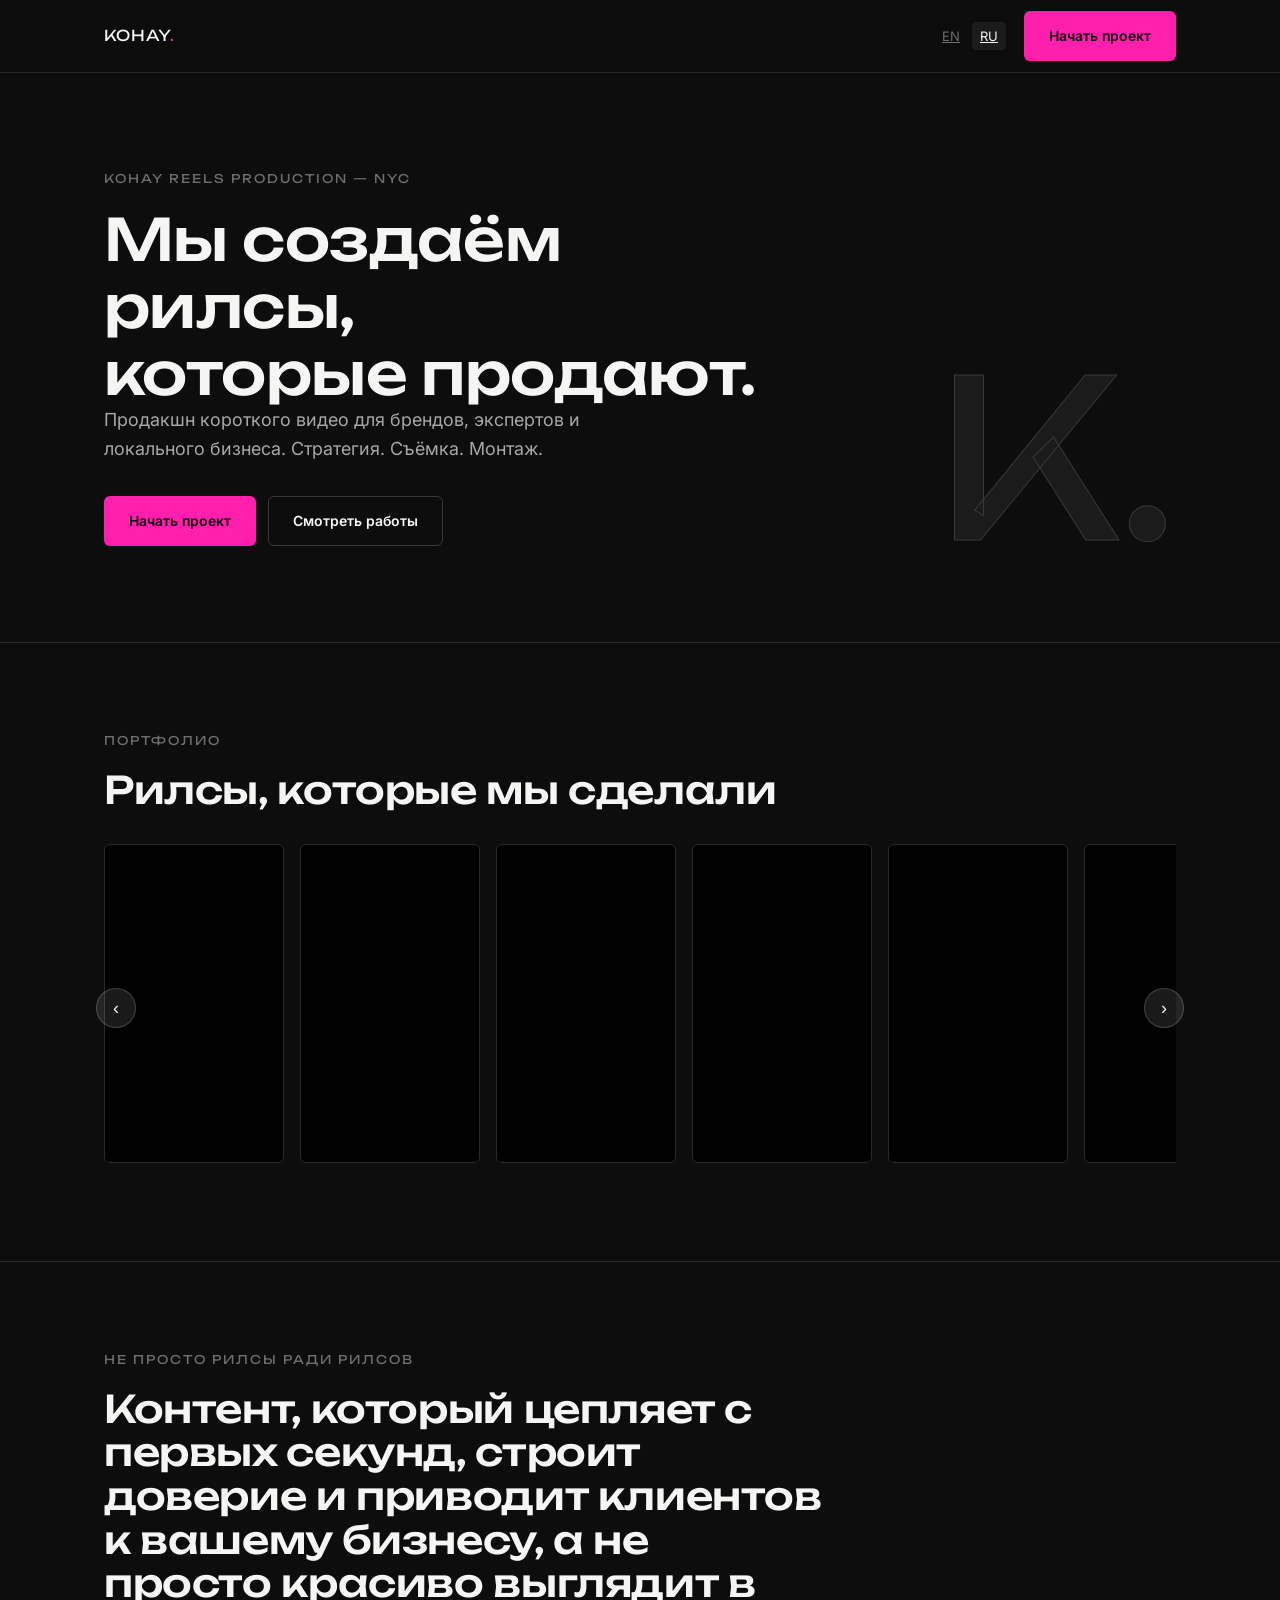
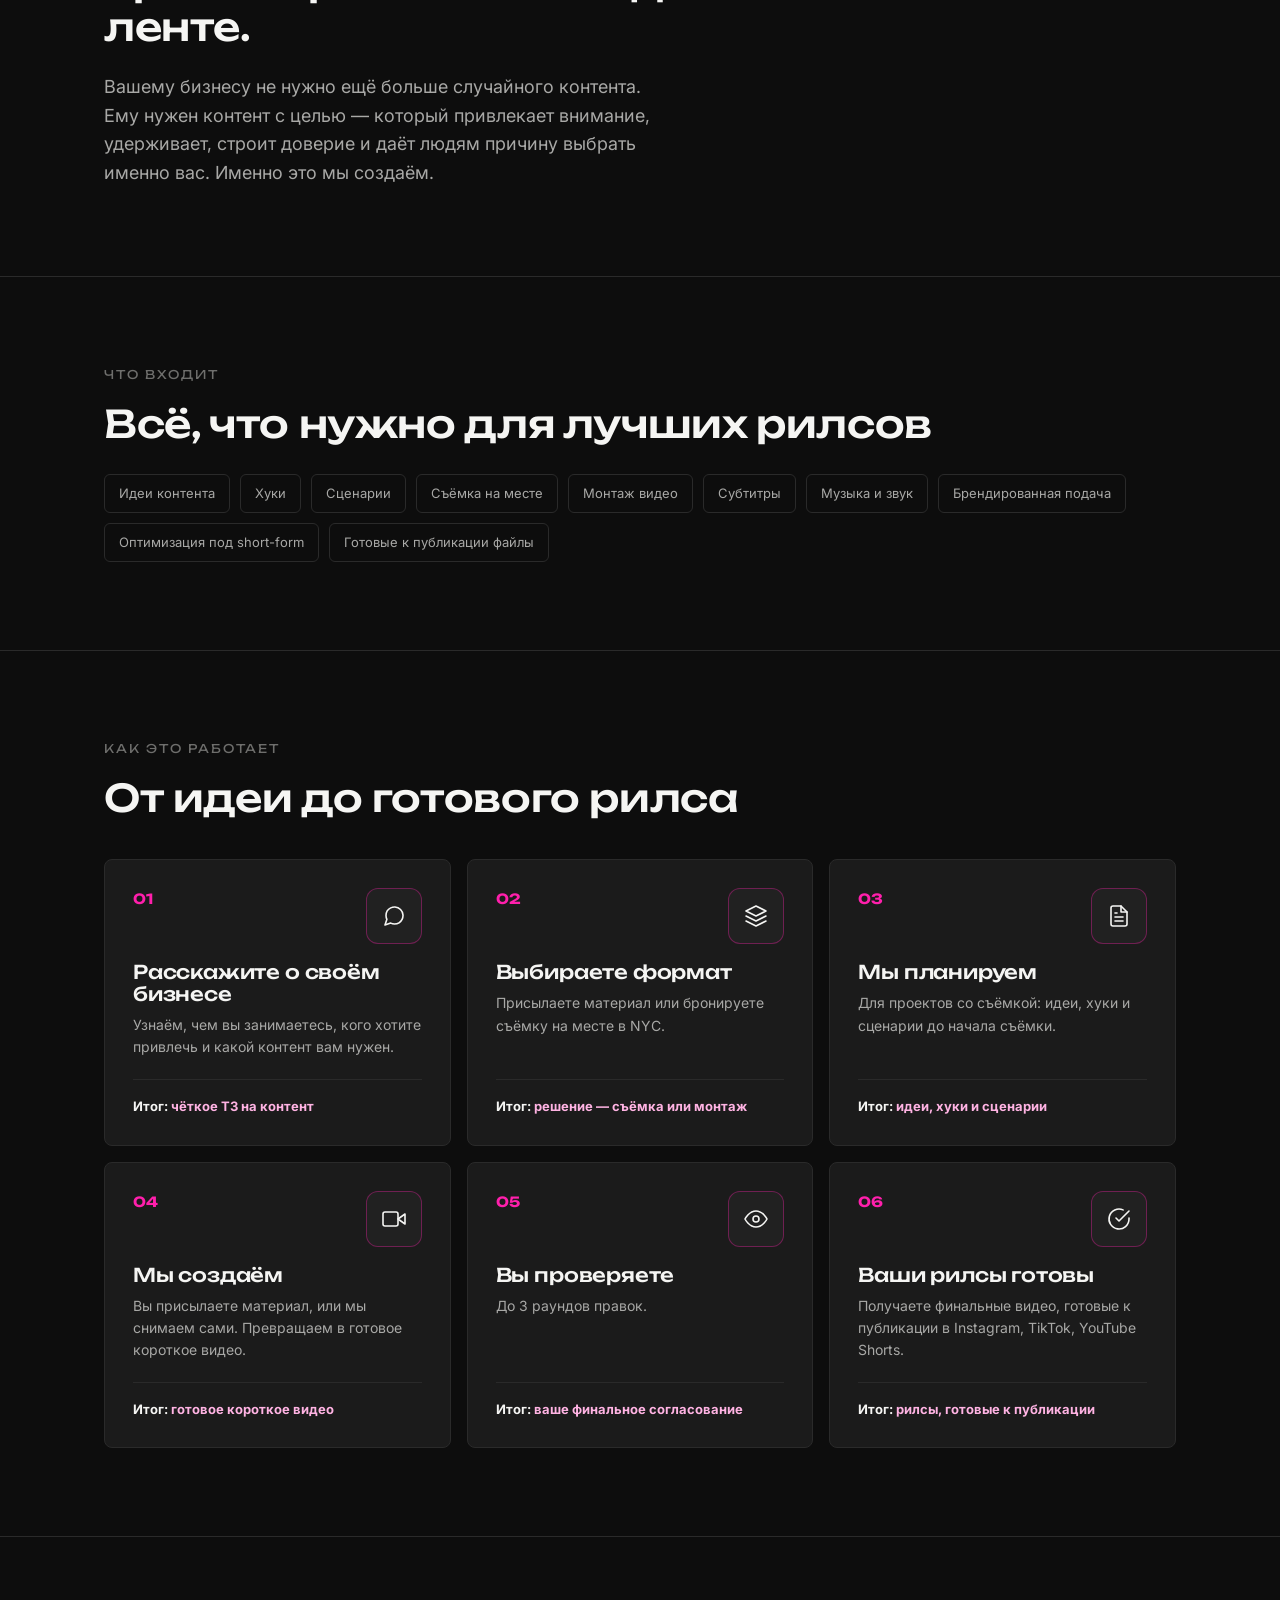
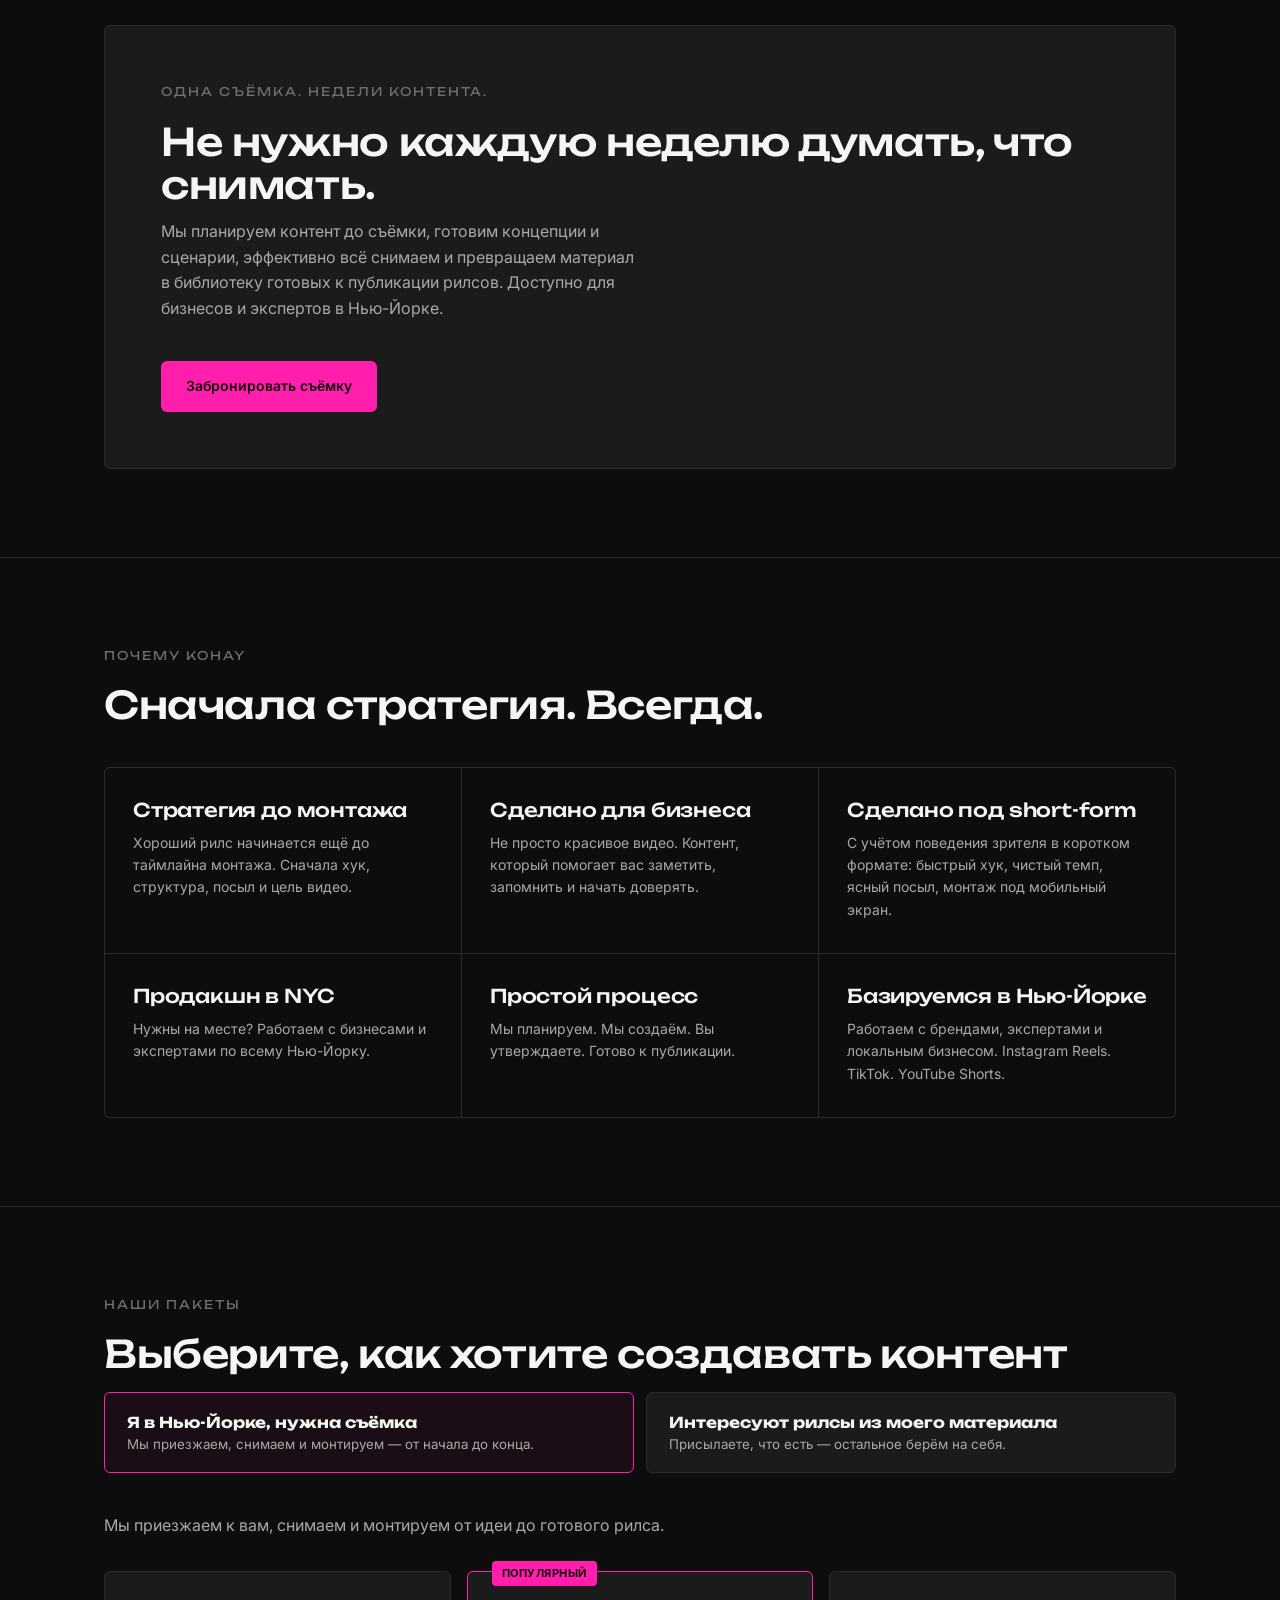
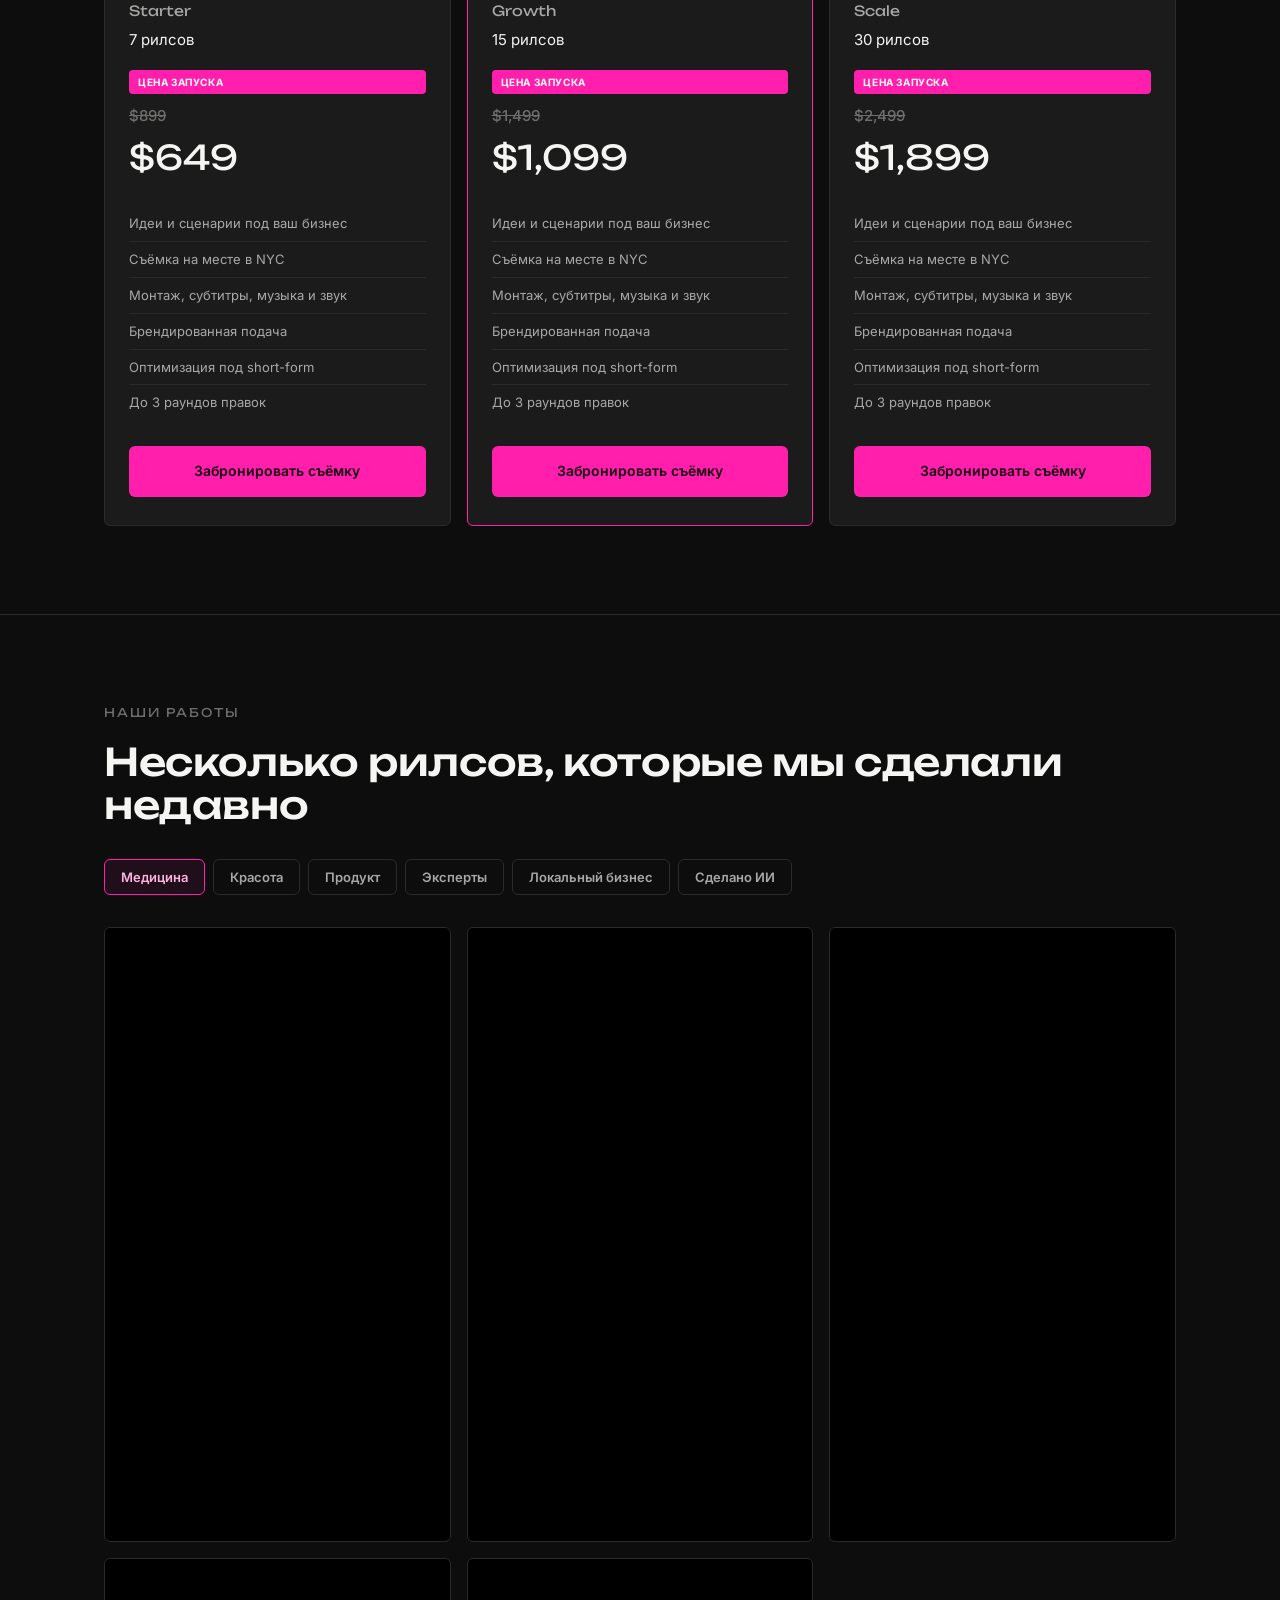
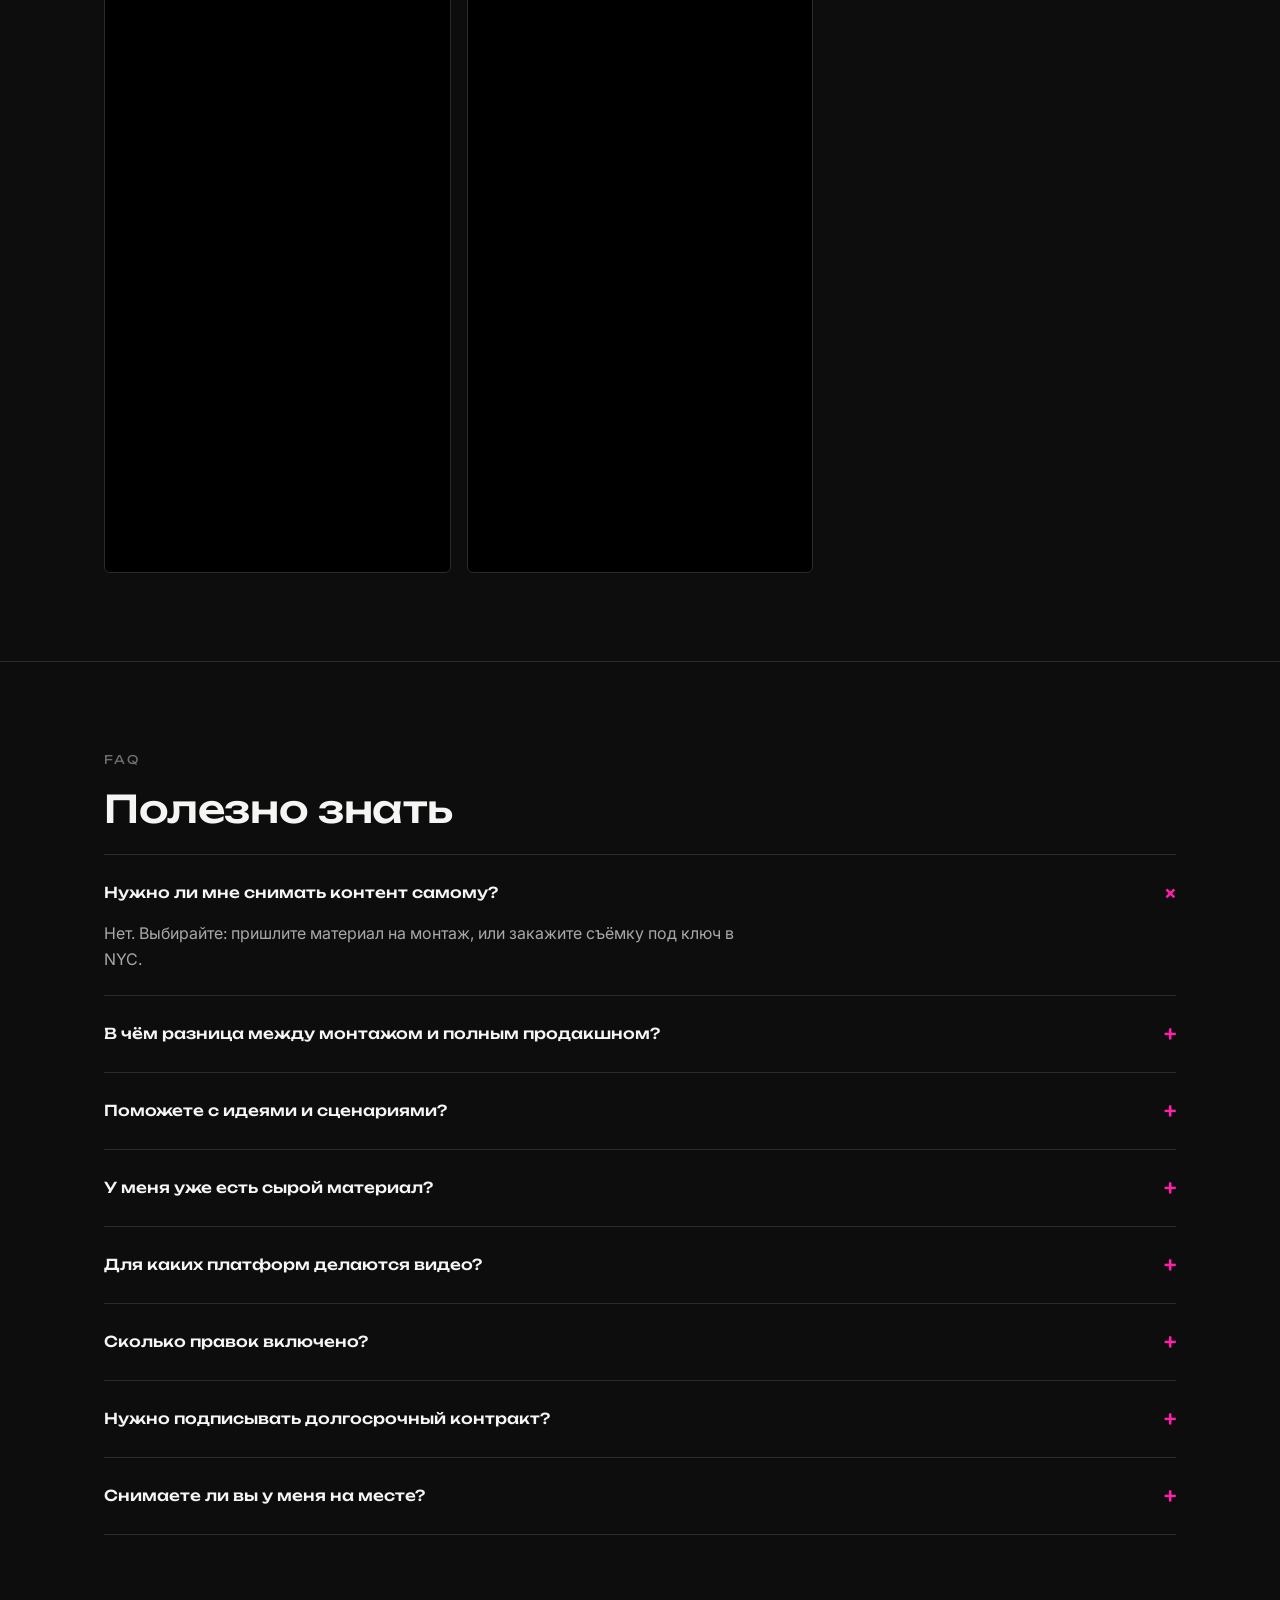
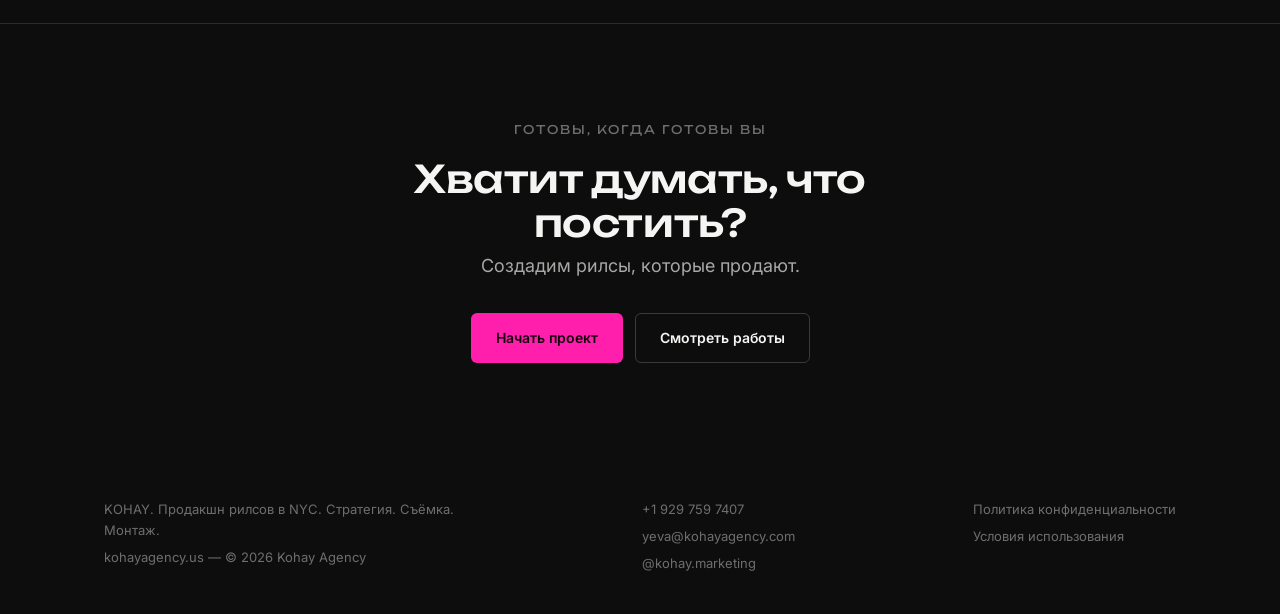
<file: reels/ru/index.html>
<!DOCTYPE html>
<html lang="ru">
<head>
<!-- Meta Pixel Code -->
<script>
!function(f,b,e,v,n,t,s)
{if(f.fbq)return;n=f.fbq=function(){n.callMethod?
n.callMethod.apply(n,arguments):n.queue.push(arguments)};
if(!f._fbq)f._fbq=n;n.push=n;n.loaded=!0;n.version='2.0';
n.queue=[];t=b.createElement(e);t.async=!0;
t.src=v;s=b.getElementsByTagName(e)[0];
s.parentNode.insertBefore(t,s)}(window, document,'script',
'https://connect.facebook.net/en_US/fbevents.js');
fbq('init', '2220052898540971');
fbq('track', 'PageView');
</script>
<noscript><img height="1" width="1" style="display:none"
src="https://www.facebook.com/tr?id=2220052898540971&ev=PageView&noscript=1"
/></noscript>
<!-- End Meta Pixel Code -->
<meta charset="UTF-8">
<meta name="viewport" content="width=device-width, initial-scale=1.0">
<title>Kohay — Рилсы, которые продают | Продакшн в NYC</title>
<meta name="description" content="Продакшн короткого видео для брендов, экспертов и локального бизнеса. Стратегия, съёмка и монтаж для Instagram Reels, TikTok и YouTube Shorts. Базируемся в Нью-Йорке.">
<link rel="preconnect" href="https://fonts.googleapis.com">
<link rel="preconnect" href="https://fonts.gstatic.com" crossorigin>
<link href="https://fonts.googleapis.com/css2?family=Unbounded:wght@500;600&family=Inter:wght@400;500;600&display=swap" rel="stylesheet">
<link rel="stylesheet" href="../styles.css?v=7">
</head>
<body>

<header class="site-header">
  <div class="wrap">
    <a href="/ru/" class="logo logo-link">KOHAY<span>.</span></a>
    <div class="header-actions">
      <div class="lang-switch">
        <a href="/reels/">EN</a>
        <a href="/reels/ru/" class="active">RU</a>
      </div>
      <a href="https://calendar.google.com/calendar/u/0/appointments/schedules/AcZssZ2_kLyZ_7YElX9A-YzKxZx4RZRjm3aX7bDRUkdUEPXenTwzl4cahBBLtP4mIFWXRZgPcGTV3XHw" class="btn btn-primary" target="_blank" rel="noopener" onclick="fbq('track', 'Schedule');">Начать проект</a>
    </div>
  </div>
</header>

<section class="hero">
  <div class="wrap hero-grid">
    <div>
      <div class="eyebrow">Kohay Reels Production — NYC</div>
      <h1>Мы создаём рилсы,<br>которые продают.</h1>
      <p class="lede">Продакшн короткого видео для брендов, экспертов и локального бизнеса. Стратегия. Съёмка. Монтаж.</p>
      <div class="btn-row">
        <a href="https://calendar.google.com/calendar/u/0/appointments/schedules/AcZssZ2_kLyZ_7YElX9A-YzKxZx4RZRjm3aX7bDRUkdUEPXenTwzl4cahBBLtP4mIFWXRZgPcGTV3XHw" class="btn btn-primary" target="_blank" rel="noopener" onclick="fbq('track', 'Schedule');">Начать проект</a>
        <a href="#work" class="btn btn-ghost">Смотреть работы</a>
      </div>
    </div>
    <div class="hero-mark" aria-hidden="true">K.</div>
  </div>
</section>

<section id="reels-strip">
  <div class="wrap">
    <div class="eyebrow">Портфолио</div>
    <h2>Рилсы, которые мы сделали</h2>
    <div class="reel-strip-wrap">
      <button class="reel-arrow reel-arrow-prev" aria-label="Прокрутить назад" type="button">‹</button>
      <div class="reel-strip-scroll">
      <div class="reel-strip-track">
        <div class="video-card"><div class="video-frame"><iframe src="https://www.youtube.com/embed/GCsDxq-vMx4" title="Рилс Kohay" loading="lazy" allow="accelerometer; autoplay; clipboard-write; encrypted-media; gyroscope; picture-in-picture; web-share" allowfullscreen></iframe></div></div>
        <div class="video-card"><div class="video-frame"><iframe src="https://www.youtube.com/embed/l85DM0ZbyYE" title="Рилс Kohay" loading="lazy" allow="accelerometer; autoplay; clipboard-write; encrypted-media; gyroscope; picture-in-picture; web-share" allowfullscreen></iframe></div></div>
        <div class="video-card"><div class="video-frame"><iframe src="https://www.youtube.com/embed/0PdxmIoZttQ" title="Рилс Kohay" loading="lazy" allow="accelerometer; autoplay; clipboard-write; encrypted-media; gyroscope; picture-in-picture; web-share" allowfullscreen></iframe></div></div>
        <div class="video-card"><div class="video-frame"><iframe src="https://www.youtube.com/embed/ZPNKIAUtbJw" title="Рилс Kohay" loading="lazy" allow="accelerometer; autoplay; clipboard-write; encrypted-media; gyroscope; picture-in-picture; web-share" allowfullscreen></iframe></div></div>
        <div class="video-card"><div class="video-frame"><iframe src="https://www.youtube.com/embed/_sTkELcY5-s" title="Рилс Kohay" loading="lazy" allow="accelerometer; autoplay; clipboard-write; encrypted-media; gyroscope; picture-in-picture; web-share" allowfullscreen></iframe></div></div>
        <div class="video-card"><div class="video-frame"><iframe src="https://www.youtube.com/embed/LCJ-ahIKdUk" title="Рилс Kohay" loading="lazy" allow="accelerometer; autoplay; clipboard-write; encrypted-media; gyroscope; picture-in-picture; web-share" allowfullscreen></iframe></div></div>
        <div class="video-card"><div class="video-frame"><iframe src="https://www.youtube.com/embed/OZEuUIxV6Ko" title="Рилс Kohay" loading="lazy" allow="accelerometer; autoplay; clipboard-write; encrypted-media; gyroscope; picture-in-picture; web-share" allowfullscreen></iframe></div></div>
        <div class="video-card"><div class="video-frame"><iframe src="https://www.youtube.com/embed/XiGbj0O0uLw" title="Рилс Kohay" loading="lazy" allow="accelerometer; autoplay; clipboard-write; encrypted-media; gyroscope; picture-in-picture; web-share" allowfullscreen></iframe></div></div>
        <div class="video-card"><div class="video-frame"><iframe src="https://www.youtube.com/embed/JeDPZK4A51A" title="Рилс Kohay" loading="lazy" allow="accelerometer; autoplay; clipboard-write; encrypted-media; gyroscope; picture-in-picture; web-share" allowfullscreen></iframe></div></div>
        <div class="video-card"><div class="video-frame"><iframe src="https://www.youtube.com/embed/3Kyxup6bID8" title="Рилс Kohay" loading="lazy" allow="accelerometer; autoplay; clipboard-write; encrypted-media; gyroscope; picture-in-picture; web-share" allowfullscreen></iframe></div></div>
        <div class="video-card"><div class="video-frame"><iframe src="https://www.youtube.com/embed/mIUhhA_uJ2o" title="Рилс Kohay" loading="lazy" allow="accelerometer; autoplay; clipboard-write; encrypted-media; gyroscope; picture-in-picture; web-share" allowfullscreen></iframe></div></div>
        <div class="video-card"><div class="video-frame"><iframe src="https://www.youtube.com/embed/qfSGLbdA3Ac" title="Рилс Kohay" loading="lazy" allow="accelerometer; autoplay; clipboard-write; encrypted-media; gyroscope; picture-in-picture; web-share" allowfullscreen></iframe></div></div>
        <div class="video-card"><div class="video-frame"><iframe src="https://www.youtube.com/embed/q9RWZM6IL7k" title="Рилс Kohay" loading="lazy" allow="accelerometer; autoplay; clipboard-write; encrypted-media; gyroscope; picture-in-picture; web-share" allowfullscreen></iframe></div></div>
        <div class="video-card"><div class="video-frame"><iframe src="https://www.youtube.com/embed/fYsMWjmZ2i8" title="Рилс Kohay" loading="lazy" allow="accelerometer; autoplay; clipboard-write; encrypted-media; gyroscope; picture-in-picture; web-share" allowfullscreen></iframe></div></div>
        <div class="video-card"><div class="video-frame"><iframe src="https://www.youtube.com/embed/XotgJIPh2PM" title="Рилс Kohay" loading="lazy" allow="accelerometer; autoplay; clipboard-write; encrypted-media; gyroscope; picture-in-picture; web-share" allowfullscreen></iframe></div></div>
        <div class="video-card"><div class="video-frame"><iframe src="https://www.youtube.com/embed/p5Ib908KVig" title="Рилс Kohay" loading="lazy" allow="accelerometer; autoplay; clipboard-write; encrypted-media; gyroscope; picture-in-picture; web-share" allowfullscreen></iframe></div></div>
        <div class="video-card"><div class="video-frame"><iframe src="https://www.youtube.com/embed/3NmwNiRYqRI" title="Рилс Kohay" loading="lazy" allow="accelerometer; autoplay; clipboard-write; encrypted-media; gyroscope; picture-in-picture; web-share" allowfullscreen></iframe></div></div>
        <div class="video-card"><div class="video-frame"><iframe src="https://www.youtube.com/embed/rkih55-sFSM" title="Рилс Kohay" loading="lazy" allow="accelerometer; autoplay; clipboard-write; encrypted-media; gyroscope; picture-in-picture; web-share" allowfullscreen></iframe></div></div>
        <div class="video-card"><div class="video-frame"><iframe src="https://www.youtube.com/embed/7Ed-eCKW6FQ" title="Рилс Kohay" loading="lazy" allow="accelerometer; autoplay; clipboard-write; encrypted-media; gyroscope; picture-in-picture; web-share" allowfullscreen></iframe></div></div>
      </div>
      </div>
      <button class="reel-arrow reel-arrow-next" aria-label="Прокрутить вперёд" type="button">›</button>
    </div>
  </div>
</section>

<section>
  <div class="wrap">
    <div class="eyebrow">Не просто рилсы ради рилсов</div>
    <h2 style="max-width:720px;">Контент, который цепляет с первых секунд, строит доверие и приводит клиентов к вашему бизнесу, а не просто красиво выглядит в ленте.</h2>
    <p class="lede" style="margin-top:24px;">Вашему бизнесу не нужно ещё больше случайного контента. Ему нужен контент с целью — который привлекает внимание, удерживает, строит доверие и даёт людям причину выбрать именно вас. Именно это мы создаём.</p>
  </div>
</section>

<section>
  <div class="wrap">
    <div class="eyebrow">Что входит</div>
    <h2>Всё, что нужно для лучших рилсов</h2>
    <div class="tag-list" style="margin-top:28px;">
      <span>Идеи контента</span>
      <span>Хуки</span>
      <span>Сценарии</span>
      <span>Съёмка на месте</span>
      <span>Монтаж видео</span>
      <span>Субтитры</span>
      <span>Музыка и звук</span>
      <span>Брендированная подача</span>
      <span>Оптимизация под short-form</span>
      <span>Готовые к публикации файлы</span>
    </div>
  </div>
</section>

<section>
  <div class="wrap">
    <div class="eyebrow">Как это работает</div>
    <h2>От идеи до готового рилса</h2>
    <div class="steps">
      <div class="step">
        <div class="step-top">
          <div class="step-num">01</div>
          <div class="step-icon"><svg viewBox="0 0 24 24"><path d="M21 11.5a8.38 8.38 0 0 1-.9 3.8 8.5 8.5 0 0 1-7.6 4.7 8.38 8.38 0 0 1-3.8-.9L3 21l1.9-5.7a8.38 8.38 0 0 1-.9-3.8 8.5 8.5 0 0 1 4.7-7.6 8.38 8.38 0 0 1 3.8-.9h.5a8.48 8.48 0 0 1 8 8v.5z"/></svg></div>
        </div>
        <h3>Расскажите о своём бизнесе</h3>
        <p>Узнаём, чем вы занимаетесь, кого хотите привлечь и какой контент вам нужен.</p>
        <div class="step-output">Итог: <span>чёткое ТЗ на контент</span></div>
      </div>
      <div class="step">
        <div class="step-top">
          <div class="step-num">02</div>
          <div class="step-icon"><svg viewBox="0 0 24 24"><polygon points="12 2 2 7 12 12 22 7 12 2"/><polyline points="2 17 12 22 22 17"/><polyline points="2 12 12 17 22 12"/></svg></div>
        </div>
        <h3>Выбираете формат</h3>
        <p>Присылаете материал или бронируете съёмку на месте в NYC.</p>
        <div class="step-output">Итог: <span>решение — съёмка или монтаж</span></div>
      </div>
      <div class="step">
        <div class="step-top">
          <div class="step-num">03</div>
          <div class="step-icon"><svg viewBox="0 0 24 24"><path d="M14 2H6a2 2 0 0 0-2 2v16a2 2 0 0 0 2 2h12a2 2 0 0 0 2-2V8z"/><polyline points="14 2 14 8 20 8"/><line x1="16" y1="13" x2="8" y2="13"/><line x1="16" y1="17" x2="8" y2="17"/><polyline points="10 9 9 9 8 9"/></svg></div>
        </div>
        <h3>Мы планируем</h3>
        <p>Для проектов со съёмкой: идеи, хуки и сценарии до начала съёмки.</p>
        <div class="step-output">Итог: <span>идеи, хуки и сценарии</span></div>
      </div>
      <div class="step">
        <div class="step-top">
          <div class="step-num">04</div>
          <div class="step-icon"><svg viewBox="0 0 24 24"><polygon points="23 7 16 12 23 17 23 7"/><rect x="1" y="5" width="15" height="14" rx="2" ry="2"/></svg></div>
        </div>
        <h3>Мы создаём</h3>
        <p>Вы присылаете материал, или мы снимаем сами. Превращаем в готовое короткое видео.</p>
        <div class="step-output">Итог: <span>готовое короткое видео</span></div>
      </div>
      <div class="step">
        <div class="step-top">
          <div class="step-num">05</div>
          <div class="step-icon"><svg viewBox="0 0 24 24"><path d="M1 12s4-8 11-8 11 8 11 8-4 8-11 8-11-8-11-8z"/><circle cx="12" cy="12" r="3"/></svg></div>
        </div>
        <h3>Вы проверяете</h3>
        <p>До 3 раундов правок.</p>
        <div class="step-output">Итог: <span>ваше финальное согласование</span></div>
      </div>
      <div class="step">
        <div class="step-top">
          <div class="step-num">06</div>
          <div class="step-icon"><svg viewBox="0 0 24 24"><path d="M22 11.08V12a10 10 0 1 1-5.93-9.14"/><polyline points="22 4 12 14.01 9 11.01"/></svg></div>
        </div>
        <h3>Ваши рилсы готовы</h3>
        <p>Получаете финальные видео, готовые к публикации в Instagram, TikTok, YouTube Shorts.</p>
        <div class="step-output">Итог: <span>рилсы, готовые к публикации</span></div>
      </div>
    </div>
  </div>
</section>

<section>
  <div class="wrap">
    <div class="banner">
      <div>
        <div class="eyebrow">Одна съёмка. Недели контента.</div>
        <h2>Не нужно каждую неделю думать, что снимать.</h2>
        <p>Мы планируем контент до съёмки, готовим концепции и сценарии, эффективно всё снимаем и превращаем материал в библиотеку готовых к публикации рилсов. Доступно для бизнесов и экспертов в Нью-Йорке.</p>
      </div>
      <a href="https://calendar.google.com/calendar/u/0/appointments/schedules/AcZssZ2_kLyZ_7YElX9A-YzKxZx4RZRjm3aX7bDRUkdUEPXenTwzl4cahBBLtP4mIFWXRZgPcGTV3XHw" class="btn btn-primary" target="_blank" rel="noopener" onclick="fbq('track', 'Schedule');">Забронировать съёмку</a>
    </div>
  </div>
</section>

<section>
  <div class="wrap">
    <div class="eyebrow">Почему Kohay</div>
    <h2>Сначала стратегия. Всегда.</h2>
    <div class="why-grid">
      <div class="why-item">
        <h3>Стратегия до монтажа</h3>
        <p>Хороший рилс начинается ещё до таймлайна монтажа. Сначала хук, структура, посыл и цель видео.</p>
      </div>
      <div class="why-item">
        <h3>Сделано для бизнеса</h3>
        <p>Не просто красивое видео. Контент, который помогает вас заметить, запомнить и начать доверять.</p>
      </div>
      <div class="why-item">
        <h3>Сделано под short-form</h3>
        <p>С учётом поведения зрителя в коротком формате: быстрый хук, чистый темп, ясный посыл, монтаж под мобильный экран.</p>
      </div>
      <div class="why-item">
        <h3>Продакшн в NYC</h3>
        <p>Нужны на месте? Работаем с бизнесами и экспертами по всему Нью-Йорку.</p>
      </div>
      <div class="why-item">
        <h3>Простой процесс</h3>
        <p>Мы планируем. Мы создаём. Вы утверждаете. Готово к публикации.</p>
      </div>
      <div class="why-item">
        <h3>Базируемся в Нью-Йорке</h3>
        <p>Работаем с брендами, экспертами и локальным бизнесом. Instagram Reels. TikTok. YouTube Shorts.</p>
      </div>
    </div>
  </div>
</section>

<section id="packages">
  <div class="wrap">
    <div class="eyebrow">Наши пакеты</div>
    <h2>Выберите, как хотите создавать контент</h2>

    <div class="package-toggle">
      <button class="toggle-btn active" data-toggle-target="filming">
        <strong>Я в Нью-Йорке, нужна съёмка</strong>
        Мы приезжаем, снимаем и монтируем — от начала до конца.
      </button>
      <button class="toggle-btn" data-toggle-target="editing">
        <strong>Интересуют рилсы из моего материала</strong>
        Присылаете, что есть — остальное берём на себя.
      </button>
    </div>

    <div class="package-panel active" data-panel="filming">
      <p class="panel-note">Мы приезжаем к вам, снимаем и монтируем от идеи до готового рилса.</p>
      <div class="plans">
        <div class="plan">
          <div class="plan-name">Starter</div>
          <div class="plan-count">7 рилсов</div>
          <span class="launch-badge">Цена запуска</span>
          <div class="plan-price-old">$899</div>
          <div class="plan-price">$649</div>
          <ul class="plan-features">
            <li>Идеи и сценарии под ваш бизнес</li>
            <li>Съёмка на месте в NYC</li>
            <li>Монтаж, субтитры, музыка и звук</li>
            <li>Брендированная подача</li>
            <li>Оптимизация под short-form</li>
            <li>До 3 раундов правок</li>
          </ul>
          <a href="https://buy.stripe.com/9B65kC50Gcdk0HK5dFbEA03" class="btn btn-primary" target="_blank" rel="noopener" onclick="fbq('track', 'InitiateCheckout');">Забронировать съёмку</a>
        </div>
        <div class="plan popular">
          <span class="popular-badge">Популярный</span>
          <div class="plan-name">Growth</div>
          <div class="plan-count">15 рилсов</div>
          <span class="launch-badge">Цена запуска</span>
          <div class="plan-price-old">$1,499</div>
          <div class="plan-price">$1,099</div>
          <ul class="plan-features">
            <li>Идеи и сценарии под ваш бизнес</li>
            <li>Съёмка на месте в NYC</li>
            <li>Монтаж, субтитры, музыка и звук</li>
            <li>Брендированная подача</li>
            <li>Оптимизация под short-form</li>
            <li>До 3 раундов правок</li>
          </ul>
          <a href="https://buy.stripe.com/bJe00ieBgb9g2PSbC3bEA04" class="btn btn-primary" target="_blank" rel="noopener" onclick="fbq('track', 'InitiateCheckout');">Забронировать съёмку</a>
        </div>
        <div class="plan">
          <div class="plan-name">Scale</div>
          <div class="plan-count">30 рилсов</div>
          <span class="launch-badge">Цена запуска</span>
          <div class="plan-price-old">$2,499</div>
          <div class="plan-price">$1,899</div>
          <ul class="plan-features">
            <li>Идеи и сценарии под ваш бизнес</li>
            <li>Съёмка на месте в NYC</li>
            <li>Монтаж, субтитры, музыка и звук</li>
            <li>Брендированная подача</li>
            <li>Оптимизация под short-form</li>
            <li>До 3 раундов правок</li>
          </ul>
          <a href="https://buy.stripe.com/9B600ifFk2CKbmo21tbEA05" class="btn btn-primary" target="_blank" rel="noopener" onclick="fbq('track', 'InitiateCheckout');">Забронировать съёмку</a>
        </div>
      </div>
    </div>

    <div class="package-panel" data-panel="editing">
      <p class="panel-note">Присылаете готовый материал — мы превращаем его в цепляющие, готовые к публикации рилсы.</p>
      <div class="plans">
        <div class="plan">
          <div class="plan-name">Starter</div>
          <div class="plan-count">7 рилсов</div>
          <span class="launch-badge">Цена запуска</span>
          <div class="plan-price-old">$599</div>
          <div class="plan-price">$449</div>
          <ul class="plan-features">
            <li>Монтаж видео</li>
            <li>Субтитры</li>
            <li>Музыка и звук</li>
            <li>Брендированная подача</li>
            <li>Оптимизация под short-form</li>
            <li>До 3 раундов правок</li>
          </ul>
          <a href="https://buy.stripe.com/dRm28q1Oufpw6249tVbEA00" class="btn btn-primary" target="_blank" rel="noopener" onclick="fbq('track', 'InitiateCheckout');">Начать</a>
        </div>
        <div class="plan popular">
          <span class="popular-badge">Популярный</span>
          <div class="plan-name">Growth</div>
          <div class="plan-count">15 рилсов</div>
          <span class="launch-badge">Цена запуска</span>
          <div class="plan-price-old">$1,099</div>
          <div class="plan-price">$799</div>
          <ul class="plan-features">
            <li>Монтаж видео</li>
            <li>Субтитры</li>
            <li>Музыка и звук</li>
            <li>Брендированная подача</li>
            <li>Оптимизация под short-form</li>
            <li>До 3 раундов правок</li>
          </ul>
          <a href="https://buy.stripe.com/fZu8wO3WC6T00HK7lNbEA01" class="btn btn-primary" target="_blank" rel="noopener" onclick="fbq('track', 'InitiateCheckout');">Начать</a>
        </div>
        <div class="plan">
          <div class="plan-name">Scale</div>
          <div class="plan-count">30 рилсов</div>
          <span class="launch-badge">Цена запуска</span>
          <div class="plan-price-old">$1,899</div>
          <div class="plan-price">$1,399</div>
          <ul class="plan-features">
            <li>Монтаж видео</li>
            <li>Субтитры</li>
            <li>Музыка и звук</li>
            <li>Брендированная подача</li>
            <li>Оптимизация под short-form</li>
            <li>До 3 раундов правок</li>
          </ul>
          <a href="https://buy.stripe.com/3cIfZggJob9g1LOgWnbEA02" class="btn btn-primary" target="_blank" rel="noopener" onclick="fbq('track', 'InitiateCheckout');">Начать</a>
        </div>
      </div>
    </div>

  </div>
</section>

<section id="work">
  <div class="wrap">
    <div class="eyebrow">Наши работы</div>
    <h2>Несколько рилсов, которые мы сделали недавно</h2>

    <div class="tabs" role="tablist" aria-label="Категории портфолио" style="margin-top:32px;">
      <button class="tab-btn active" data-tab-target="medical">Медицина</button>
      <button class="tab-btn" data-tab-target="beauty">Красота</button>
      <button class="tab-btn" data-tab-target="product">Продукт</button>
      <button class="tab-btn" data-tab-target="experts">Эксперты</button>
      <button class="tab-btn" data-tab-target="local">Локальный бизнес</button>
      <button class="tab-btn" data-tab-target="ai">Сделано ИИ</button>
    </div>

    <!-- Медицина, Красота, Продукт, Эксперты и Локальный бизнес — уже реальные
         embed-видео с YouTube Shorts. У Экспертов есть ещё 4 карточки-плейсхолдера
         под будущие видео, а Сделано ИИ пока полностью на плейсхолдерах — заменить
         video-frame на <iframe src="https://www.youtube.com/embed/VIDEO_ID">,
         когда эти ролики будут готовы. -->

    <div class="category-panel active" data-category="medical">
      <div class="video-grid">
        <div class="video-card"><div class="video-frame"><iframe src="https://www.youtube.com/embed/GCsDxq-vMx4" title="Рилс Kohay — Медицина" loading="lazy" allow="accelerometer; autoplay; clipboard-write; encrypted-media; gyroscope; picture-in-picture; web-share" allowfullscreen></iframe></div></div>
        <div class="video-card"><div class="video-frame"><iframe src="https://www.youtube.com/embed/ZPNKIAUtbJw" title="Рилс Kohay — Медицина" loading="lazy" allow="accelerometer; autoplay; clipboard-write; encrypted-media; gyroscope; picture-in-picture; web-share" allowfullscreen></iframe></div></div>
        <div class="video-card"><div class="video-frame"><iframe src="https://www.youtube.com/embed/OZEuUIxV6Ko" title="Рилс Kohay — Медицина" loading="lazy" allow="accelerometer; autoplay; clipboard-write; encrypted-media; gyroscope; picture-in-picture; web-share" allowfullscreen></iframe></div></div>
        <div class="video-card"><div class="video-frame"><iframe src="https://www.youtube.com/embed/3Kyxup6bID8" title="Рилс Kohay — Медицина" loading="lazy" allow="accelerometer; autoplay; clipboard-write; encrypted-media; gyroscope; picture-in-picture; web-share" allowfullscreen></iframe></div></div>
        <div class="video-card"><div class="video-frame"><iframe src="https://www.youtube.com/embed/q9RWZM6IL7k" title="Рилс Kohay — Медицина" loading="lazy" allow="accelerometer; autoplay; clipboard-write; encrypted-media; gyroscope; picture-in-picture; web-share" allowfullscreen></iframe></div></div>
      </div>
    </div>

    <div class="category-panel" data-category="beauty">
      <div class="video-grid">
        <div class="video-card"><div class="video-frame"><iframe src="https://www.youtube.com/embed/fYsMWjmZ2i8" title="Рилс Kohay — Красота" loading="lazy" allow="accelerometer; autoplay; clipboard-write; encrypted-media; gyroscope; picture-in-picture; web-share" allowfullscreen></iframe></div></div>
        <div class="video-card"><div class="video-frame"><iframe src="https://www.youtube.com/embed/p5Ib908KVig" title="Рилс Kohay — Красота" loading="lazy" allow="accelerometer; autoplay; clipboard-write; encrypted-media; gyroscope; picture-in-picture; web-share" allowfullscreen></iframe></div></div>
        <div class="video-card"><div class="video-frame"><iframe src="https://www.youtube.com/embed/rkih55-sFSM" title="Рилс Kohay — Красота" loading="lazy" allow="accelerometer; autoplay; clipboard-write; encrypted-media; gyroscope; picture-in-picture; web-share" allowfullscreen></iframe></div></div>
      </div>
    </div>

    <div class="category-panel" data-category="product">
      <div class="video-grid">
        <div class="video-card"><div class="video-frame"><iframe src="https://www.youtube.com/embed/l85DM0ZbyYE" title="Рилс Kohay — Продукт" loading="lazy" allow="accelerometer; autoplay; clipboard-write; encrypted-media; gyroscope; picture-in-picture; web-share" allowfullscreen></iframe></div></div>
        <div class="video-card"><div class="video-frame"><iframe src="https://www.youtube.com/embed/_sTkELcY5-s" title="Рилс Kohay — Продукт" loading="lazy" allow="accelerometer; autoplay; clipboard-write; encrypted-media; gyroscope; picture-in-picture; web-share" allowfullscreen></iframe></div></div>
        <div class="video-card"><div class="video-frame"><iframe src="https://www.youtube.com/embed/XiGbj0O0uLw" title="Рилс Kohay — Продукт" loading="lazy" allow="accelerometer; autoplay; clipboard-write; encrypted-media; gyroscope; picture-in-picture; web-share" allowfullscreen></iframe></div></div>
        <div class="video-card"><div class="video-frame"><iframe src="https://www.youtube.com/embed/mIUhhA_uJ2o" title="Рилс Kohay — Продукт" loading="lazy" allow="accelerometer; autoplay; clipboard-write; encrypted-media; gyroscope; picture-in-picture; web-share" allowfullscreen></iframe></div></div>
      </div>
    </div>

    <div class="category-panel" data-category="experts">
      <div class="video-grid">
        <div class="video-card"><div class="video-frame"><iframe src="https://www.youtube.com/embed/0PdxmIoZttQ" title="Рилс Kohay — Эксперты" loading="lazy" allow="accelerometer; autoplay; clipboard-write; encrypted-media; gyroscope; picture-in-picture; web-share" allowfullscreen></iframe></div></div>
        <div class="video-card"><div class="video-frame"><iframe src="https://www.youtube.com/embed/LCJ-ahIKdUk" title="Рилс Kohay — Эксперты" loading="lazy" allow="accelerometer; autoplay; clipboard-write; encrypted-media; gyroscope; picture-in-picture; web-share" allowfullscreen></iframe></div></div>
        <div class="video-card"><div class="video-frame"><iframe src="https://www.youtube.com/embed/JeDPZK4A51A" title="Рилс Kohay — Эксперты" loading="lazy" allow="accelerometer; autoplay; clipboard-write; encrypted-media; gyroscope; picture-in-picture; web-share" allowfullscreen></iframe></div></div>
        <div class="video-card"><div class="video-frame"><iframe src="https://www.youtube.com/embed/qfSGLbdA3Ac" title="Рилс Kohay — Эксперты" loading="lazy" allow="accelerometer; autoplay; clipboard-write; encrypted-media; gyroscope; picture-in-picture; web-share" allowfullscreen></iframe></div></div>
        <div class="video-card"><div class="video-frame"><div class="video-placeholder">Видео скоро появится</div></div></div>
        <div class="video-card"><div class="video-frame"><div class="video-placeholder">Видео скоро появится</div></div></div>
        <div class="video-card"><div class="video-frame"><div class="video-placeholder">Видео скоро появится</div></div></div>
        <div class="video-card"><div class="video-frame"><div class="video-placeholder">Видео скоро появится</div></div></div>
      </div>
    </div>

    <div class="category-panel" data-category="local">
      <div class="video-grid">
        <div class="video-card"><div class="video-frame"><iframe src="https://www.youtube.com/embed/XotgJIPh2PM" title="Рилс Kohay — Локальный бизнес" loading="lazy" allow="accelerometer; autoplay; clipboard-write; encrypted-media; gyroscope; picture-in-picture; web-share" allowfullscreen></iframe></div></div>
        <div class="video-card"><div class="video-frame"><iframe src="https://www.youtube.com/embed/3NmwNiRYqRI" title="Рилс Kohay — Локальный бизнес" loading="lazy" allow="accelerometer; autoplay; clipboard-write; encrypted-media; gyroscope; picture-in-picture; web-share" allowfullscreen></iframe></div></div>
        <div class="video-card"><div class="video-frame"><iframe src="https://www.youtube.com/embed/7Ed-eCKW6FQ" title="Рилс Kohay — Локальный бизнес" loading="lazy" allow="accelerometer; autoplay; clipboard-write; encrypted-media; gyroscope; picture-in-picture; web-share" allowfullscreen></iframe></div></div>
      </div>
    </div>

    <div class="category-panel" data-category="ai">
      <div class="video-grid">
        <div class="video-card"><div class="video-frame"><div class="video-placeholder">Видео скоро появится</div></div></div>
        <div class="video-card"><div class="video-frame"><div class="video-placeholder">Видео скоро появится</div></div></div>
        <div class="video-card"><div class="video-frame"><div class="video-placeholder">Видео скоро появится</div></div></div>
      </div>
    </div>

  </div>
</section>

<section>
  <div class="wrap">
    <div class="eyebrow">FAQ</div>
    <h2>Полезно знать</h2>

    <div style="margin-top:24px;">
      <div class="faq-item open">
        <div class="faq-q"><span>Нужно ли мне снимать контент самому?</span><span class="plus">+</span></div>
        <p class="faq-a">Нет. Выбирайте: пришлите материал на монтаж, или закажите съёмку под ключ в NYC.</p>
      </div>
      <div class="faq-item">
        <div class="faq-q"><span>В чём разница между монтажом и полным продакшном?</span><span class="plus">+</span></div>
        <p class="faq-a">В пакетах монтажа вы снимаете и присылаете сырой материал. В полном продакшне мы берём на себя идеи, сценарии, съёмку и монтаж.</p>
      </div>
      <div class="faq-item">
        <div class="faq-q"><span>Поможете с идеями и сценариями?</span><span class="plus">+</span></div>
        <p class="faq-a">Да. Идеи, хуки и сценарии включены в пакеты со съёмкой.</p>
      </div>
      <div class="faq-item">
        <div class="faq-q"><span>У меня уже есть сырой материал?</span><span class="plus">+</span></div>
        <p class="faq-a">Отлично. Выбирайте пакет монтажа и присылайте его нам.</p>
      </div>
      <div class="faq-item">
        <div class="faq-q"><span>Для каких платформ делаются видео?</span><span class="plus">+</span></div>
        <p class="faq-a">Instagram Reels, TikTok, YouTube Shorts.</p>
      </div>
      <div class="faq-item">
        <div class="faq-q"><span>Сколько правок включено?</span><span class="plus">+</span></div>
        <p class="faq-a">До 3 раундов.</p>
      </div>
      <div class="faq-item">
        <div class="faq-q"><span>Нужно подписывать долгосрочный контракт?</span><span class="plus">+</span></div>
        <p class="faq-a">Нет. Выбирайте пакет под текущие потребности.</p>
      </div>
      <div class="faq-item">
        <div class="faq-q"><span>Снимаете ли вы у меня на месте?</span><span class="plus">+</span></div>
        <p class="faq-a">Да. Съёмка на месте доступна в Нью-Йорке.</p>
      </div>
    </div>
  </div>
</section>

<section class="final-cta">
  <div class="wrap">
    <div class="eyebrow">Готовы, когда готовы вы</div>
    <h2>Хватит думать, что постить?</h2>
    <p class="lede" style="margin:0 auto;">Создадим рилсы, которые продают.</p>
    <div class="btn-row">
      <a href="https://calendar.google.com/calendar/u/0/appointments/schedules/AcZssZ2_kLyZ_7YElX9A-YzKxZx4RZRjm3aX7bDRUkdUEPXenTwzl4cahBBLtP4mIFWXRZgPcGTV3XHw" class="btn btn-primary" target="_blank" rel="noopener" onclick="fbq('track', 'Schedule');">Начать проект</a>
      <a href="#work" class="btn btn-ghost">Смотреть работы</a>
    </div>
  </div>
</section>

<footer>
  <div class="wrap footer-grid">
    <div class="footer-brand">
      <span>KOHAY. Продакшн рилсов в NYC. Стратегия. Съёмка. Монтаж.</span>
      <span class="footer-copy">kohayagency.us — © 2026 Kohay Agency</span>
    </div>
    <div class="footer-contact">
      <a href="tel:+19297597407">+1 929 759 7407</a>
      <a href="mailto:yeva@kohayagency.com">yeva@kohayagency.com</a>
      <a href="https://www.instagram.com/kohay.marketing/" target="_blank" rel="noopener">@kohay.marketing</a>
    </div>
    <div class="footer-legal">
      <a href="/ru/privacy.html">Политика конфиденциальности</a>
      <a href="/ru/terms.html">Условия использования</a>
    </div>
  </div>
</footer>

<script src="../script.js?v=2"></script>
</body>
</html>
</file>
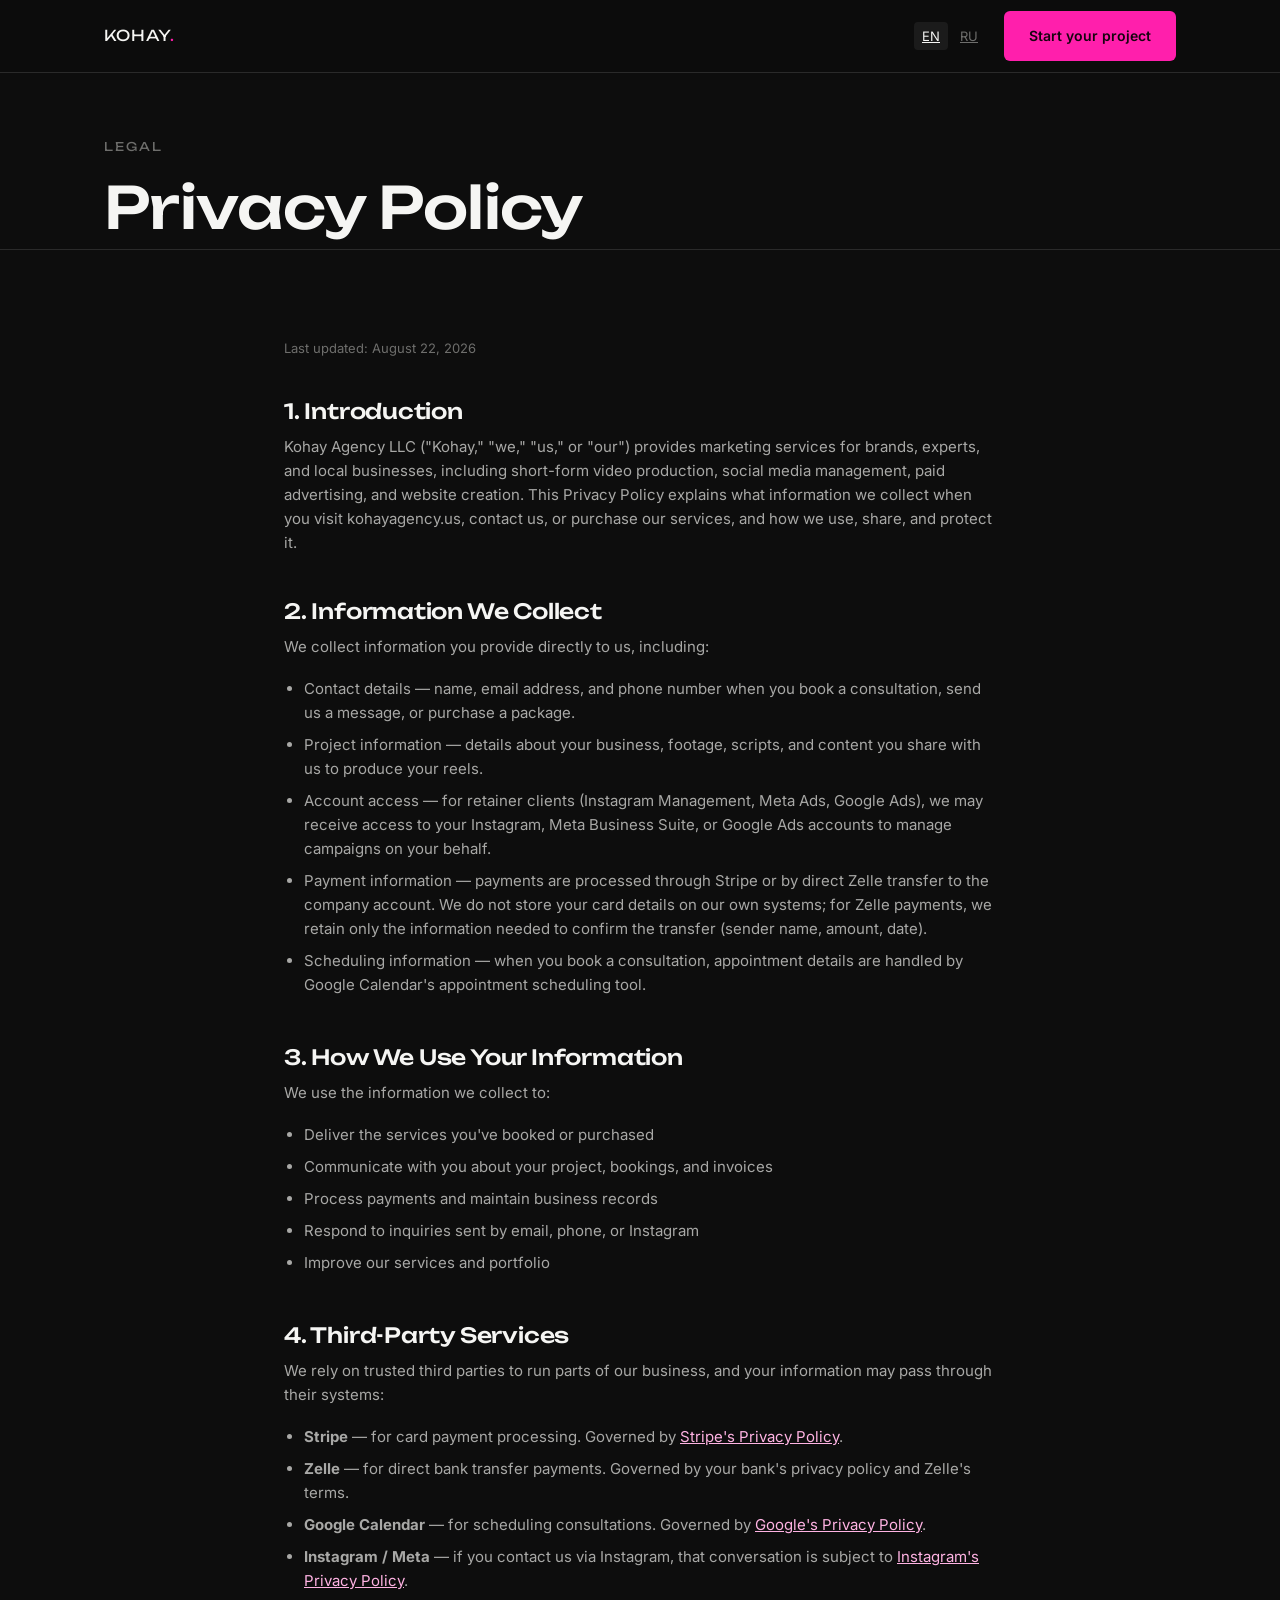
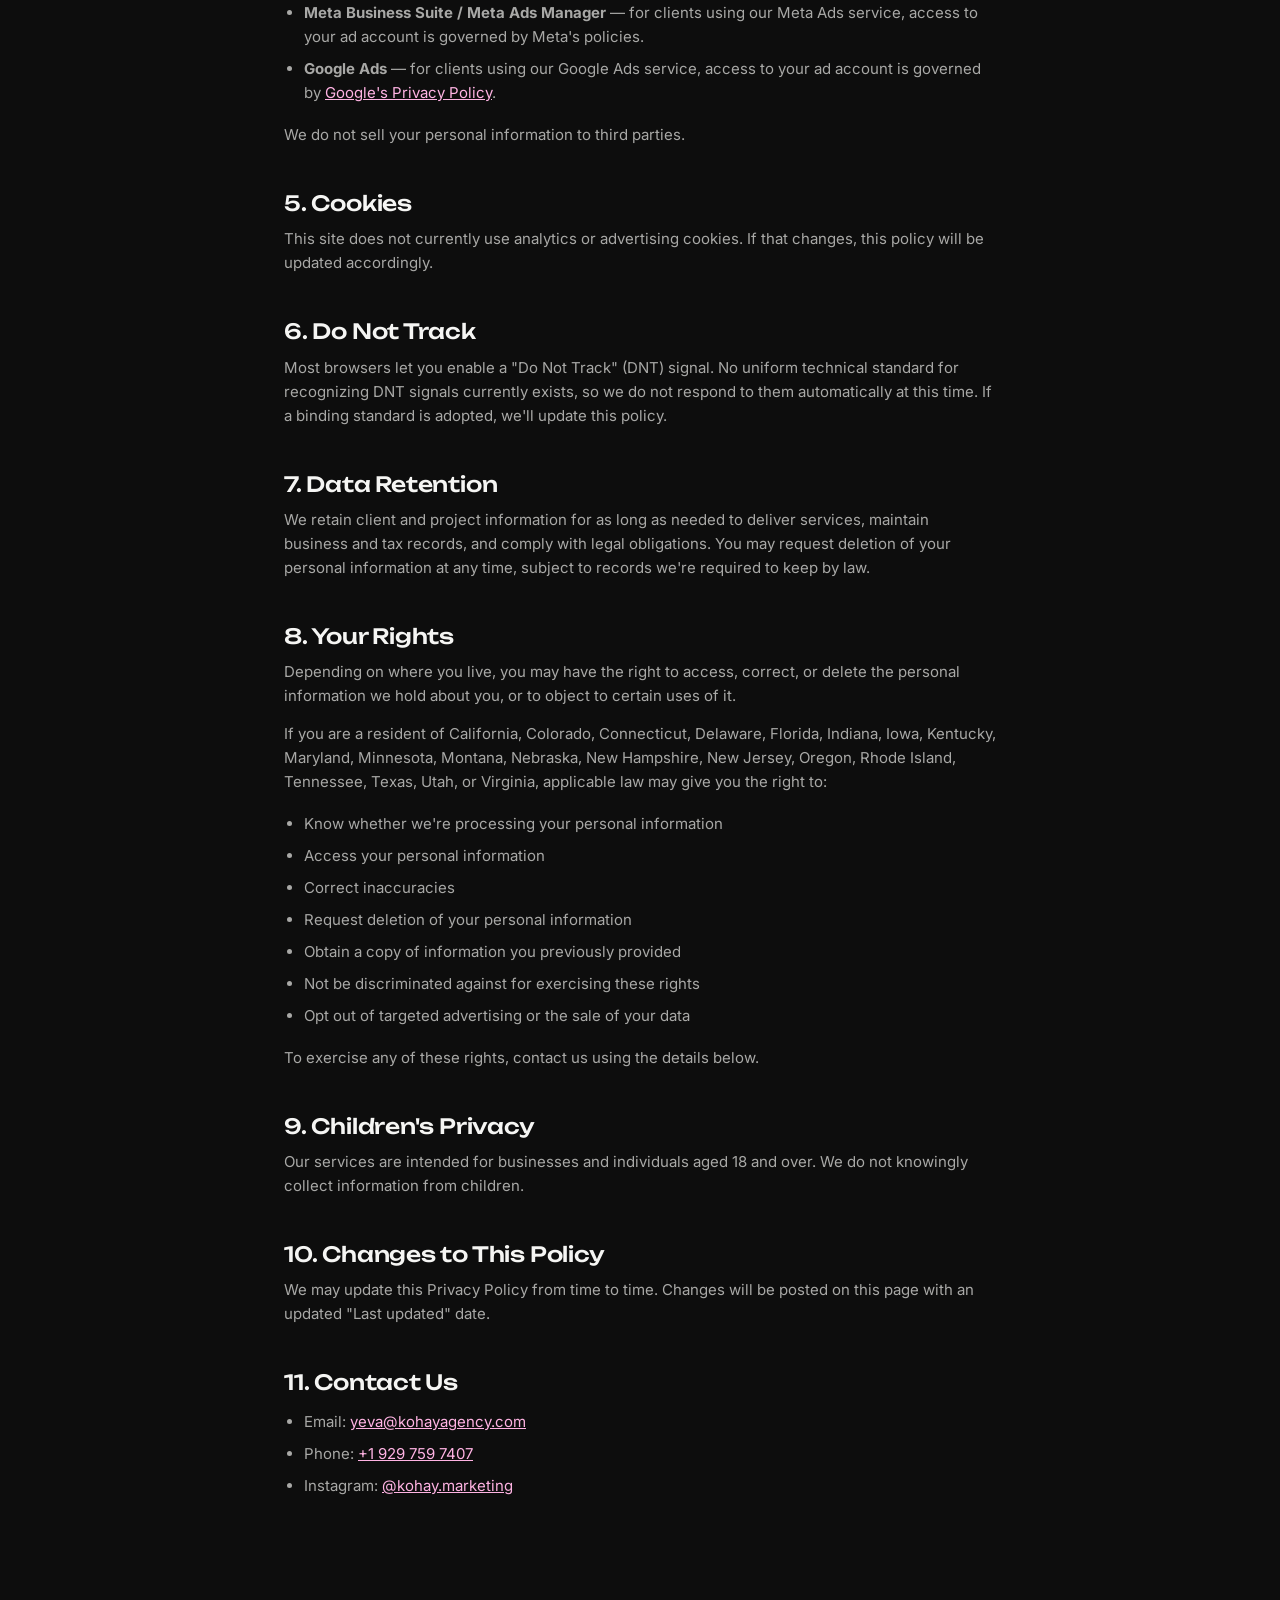
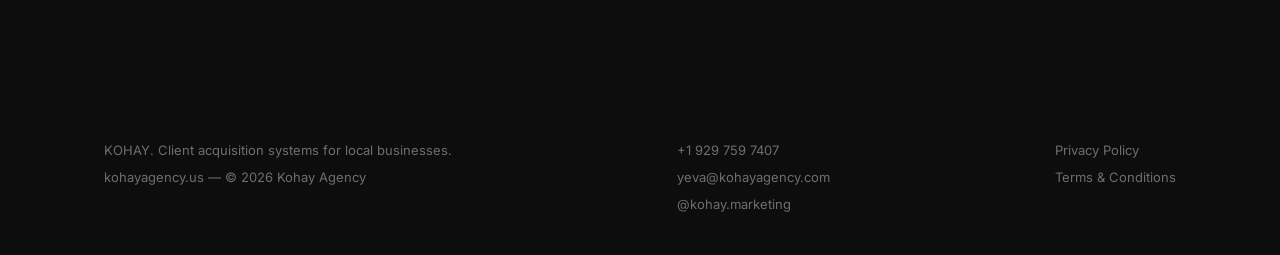
<file: privacy.html>
<!DOCTYPE html>
<html lang="en">
<head>
<!-- Meta Pixel Code -->
<script>
!function(f,b,e,v,n,t,s)
{if(f.fbq)return;n=f.fbq=function(){n.callMethod?
n.callMethod.apply(n,arguments):n.queue.push(arguments)};
if(!f._fbq)f._fbq=n;n.push=n;n.loaded=!0;n.version='2.0';
n.queue=[];t=b.createElement(e);t.async=!0;
t.src=v;s=b.getElementsByTagName(e)[0];
s.parentNode.insertBefore(t,s)}(window, document,'script',
'https://connect.facebook.net/en_US/fbevents.js');
fbq('init', '2220052898540971');
fbq('track', 'PageView');
</script>
<noscript><img height="1" width="1" style="display:none"
src="https://www.facebook.com/tr?id=2220052898540971&ev=PageView&noscript=1"
/></noscript>
<!-- End Meta Pixel Code -->
<meta charset="UTF-8">
<meta name="viewport" content="width=device-width, initial-scale=1.0">
<title>Privacy Policy | Kohay Agency</title>
<meta name="description" content="Privacy Policy for Kohay Agency — how we collect, use, and protect your information.">
<meta name="robots" content="noindex">
<link rel="preconnect" href="https://fonts.googleapis.com">
<link rel="preconnect" href="https://fonts.gstatic.com" crossorigin>
<link href="https://fonts.googleapis.com/css2?family=Unbounded:wght@500;600&family=Inter:wght@400;500;600&display=swap" rel="stylesheet">
<link rel="stylesheet" href="/reels/styles.css?v=7">
</head>
<body>

<header class="site-header">
  <div class="wrap">
    <a href="/" class="logo logo-link">KOHAY<span>.</span></a>
    <div class="header-actions">
      <div class="lang-switch">
        <a href="/privacy.html" class="active">EN</a>
        <a href="/ru/privacy.html">RU</a>
      </div>
      <a href="https://calendar.google.com/calendar/u/0/appointments/schedules/AcZssZ2_kLyZ_7YElX9A-YzKxZx4RZRjm3aX7bDRUkdUEPXenTwzl4cahBBLtP4mIFWXRZgPcGTV3XHw" class="btn btn-primary" target="_blank" rel="noopener" onclick="fbq('track', 'Schedule');">Start your project</a>
    </div>
  </div>
</header>

<section class="legal-header">
  <div class="wrap">
    <div class="eyebrow">Legal</div>
    <h1>Privacy Policy</h1>
  </div>
</section>

<section>
  <div class="wrap legal">
    <p class="updated">Last updated: August 22, 2026</p>

    <h2>1. Introduction</h2>
    <p>Kohay Agency LLC ("Kohay," "we," "us," or "our") provides marketing services for brands, experts, and local businesses, including short-form video production, social media management, paid advertising, and website creation. This Privacy Policy explains what information we collect when you visit kohayagency.us, contact us, or purchase our services, and how we use, share, and protect it.</p>

    <h2>2. Information We Collect</h2>
    <p>We collect information you provide directly to us, including:</p>
    <ul>
      <li>Contact details — name, email address, and phone number when you book a consultation, send us a message, or purchase a package.</li>
      <li>Project information — details about your business, footage, scripts, and content you share with us to produce your reels.</li>
      <li>Account access — for retainer clients (Instagram Management, Meta Ads, Google Ads), we may receive access to your Instagram, Meta Business Suite, or Google Ads accounts to manage campaigns on your behalf.</li>
      <li>Payment information — payments are processed through Stripe or by direct Zelle transfer to the company account. We do not store your card details on our own systems; for Zelle payments, we retain only the information needed to confirm the transfer (sender name, amount, date).</li>
      <li>Scheduling information — when you book a consultation, appointment details are handled by Google Calendar's appointment scheduling tool.</li>
    </ul>

    <h2>3. How We Use Your Information</h2>
    <p>We use the information we collect to:</p>
    <ul>
      <li>Deliver the services you've booked or purchased</li>
      <li>Communicate with you about your project, bookings, and invoices</li>
      <li>Process payments and maintain business records</li>
      <li>Respond to inquiries sent by email, phone, or Instagram</li>
      <li>Improve our services and portfolio</li>
    </ul>

    <h2>4. Third-Party Services</h2>
    <p>We rely on trusted third parties to run parts of our business, and your information may pass through their systems:</p>
    <ul>
      <li><strong>Stripe</strong> — for card payment processing. Governed by <a href="https://stripe.com/privacy" target="_blank" rel="noopener">Stripe's Privacy Policy</a>.</li>
      <li><strong>Zelle</strong> — for direct bank transfer payments. Governed by your bank's privacy policy and Zelle's terms.</li>
      <li><strong>Google Calendar</strong> — for scheduling consultations. Governed by <a href="https://policies.google.com/privacy" target="_blank" rel="noopener">Google's Privacy Policy</a>.</li>
      <li><strong>Instagram / Meta</strong> — if you contact us via Instagram, that conversation is subject to <a href="https://privacycenter.instagram.com/policy" target="_blank" rel="noopener">Instagram's Privacy Policy</a>.</li>
      <li><strong>Meta Business Suite / Meta Ads Manager</strong> — for clients using our Meta Ads service, access to your ad account is governed by Meta's policies.</li>
      <li><strong>Google Ads</strong> — for clients using our Google Ads service, access to your ad account is governed by <a href="https://policies.google.com/privacy" target="_blank" rel="noopener">Google's Privacy Policy</a>.</li>
    </ul>
    <p>We do not sell your personal information to third parties.</p>

    <h2>5. Cookies</h2>
    <p>This site does not currently use analytics or advertising cookies. If that changes, this policy will be updated accordingly.</p>

    <h2>6. Do Not Track</h2>
    <p>Most browsers let you enable a "Do Not Track" (DNT) signal. No uniform technical standard for recognizing DNT signals currently exists, so we do not respond to them automatically at this time. If a binding standard is adopted, we'll update this policy.</p>

    <h2>7. Data Retention</h2>
    <p>We retain client and project information for as long as needed to deliver services, maintain business and tax records, and comply with legal obligations. You may request deletion of your personal information at any time, subject to records we're required to keep by law.</p>

    <h2>8. Your Rights</h2>
    <p>Depending on where you live, you may have the right to access, correct, or delete the personal information we hold about you, or to object to certain uses of it.</p>
    <p>If you are a resident of California, Colorado, Connecticut, Delaware, Florida, Indiana, Iowa, Kentucky, Maryland, Minnesota, Montana, Nebraska, New Hampshire, New Jersey, Oregon, Rhode Island, Tennessee, Texas, Utah, or Virginia, applicable law may give you the right to:</p>
    <ul>
      <li>Know whether we're processing your personal information</li>
      <li>Access your personal information</li>
      <li>Correct inaccuracies</li>
      <li>Request deletion of your personal information</li>
      <li>Obtain a copy of information you previously provided</li>
      <li>Not be discriminated against for exercising these rights</li>
      <li>Opt out of targeted advertising or the sale of your data</li>
    </ul>
    <p>To exercise any of these rights, contact us using the details below.</p>

    <h2>9. Children's Privacy</h2>
    <p>Our services are intended for businesses and individuals aged 18 and over. We do not knowingly collect information from children.</p>

    <h2>10. Changes to This Policy</h2>
    <p>We may update this Privacy Policy from time to time. Changes will be posted on this page with an updated "Last updated" date.</p>

    <h2>11. Contact Us</h2>
    <ul>
      <li>Email: <a href="mailto:yeva@kohayagency.com">yeva@kohayagency.com</a></li>
      <li>Phone: <a href="tel:+19297597407">+1 929 759 7407</a></li>
      <li>Instagram: <a href="https://www.instagram.com/kohay.marketing/" target="_blank" rel="noopener">@kohay.marketing</a></li>
    </ul>
  </div>
</section>

<footer>
  <div class="wrap footer-grid">
    <div class="footer-brand">
      <span>KOHAY. Client acquisition systems for local businesses.</span>
      <span class="footer-copy">kohayagency.us — © 2026 Kohay Agency</span>
    </div>
    <div class="footer-contact">
      <a href="tel:+19297597407">+1 929 759 7407</a>
      <a href="mailto:yeva@kohayagency.com">yeva@kohayagency.com</a>
      <a href="https://www.instagram.com/kohay.marketing/" target="_blank" rel="noopener">@kohay.marketing</a>
    </div>
    <div class="footer-legal">
      <a href="/privacy.html">Privacy Policy</a>
      <a href="/terms.html">Terms &amp; Conditions</a>
    </div>
  </div>
</footer>

</body>
</html>
</file>
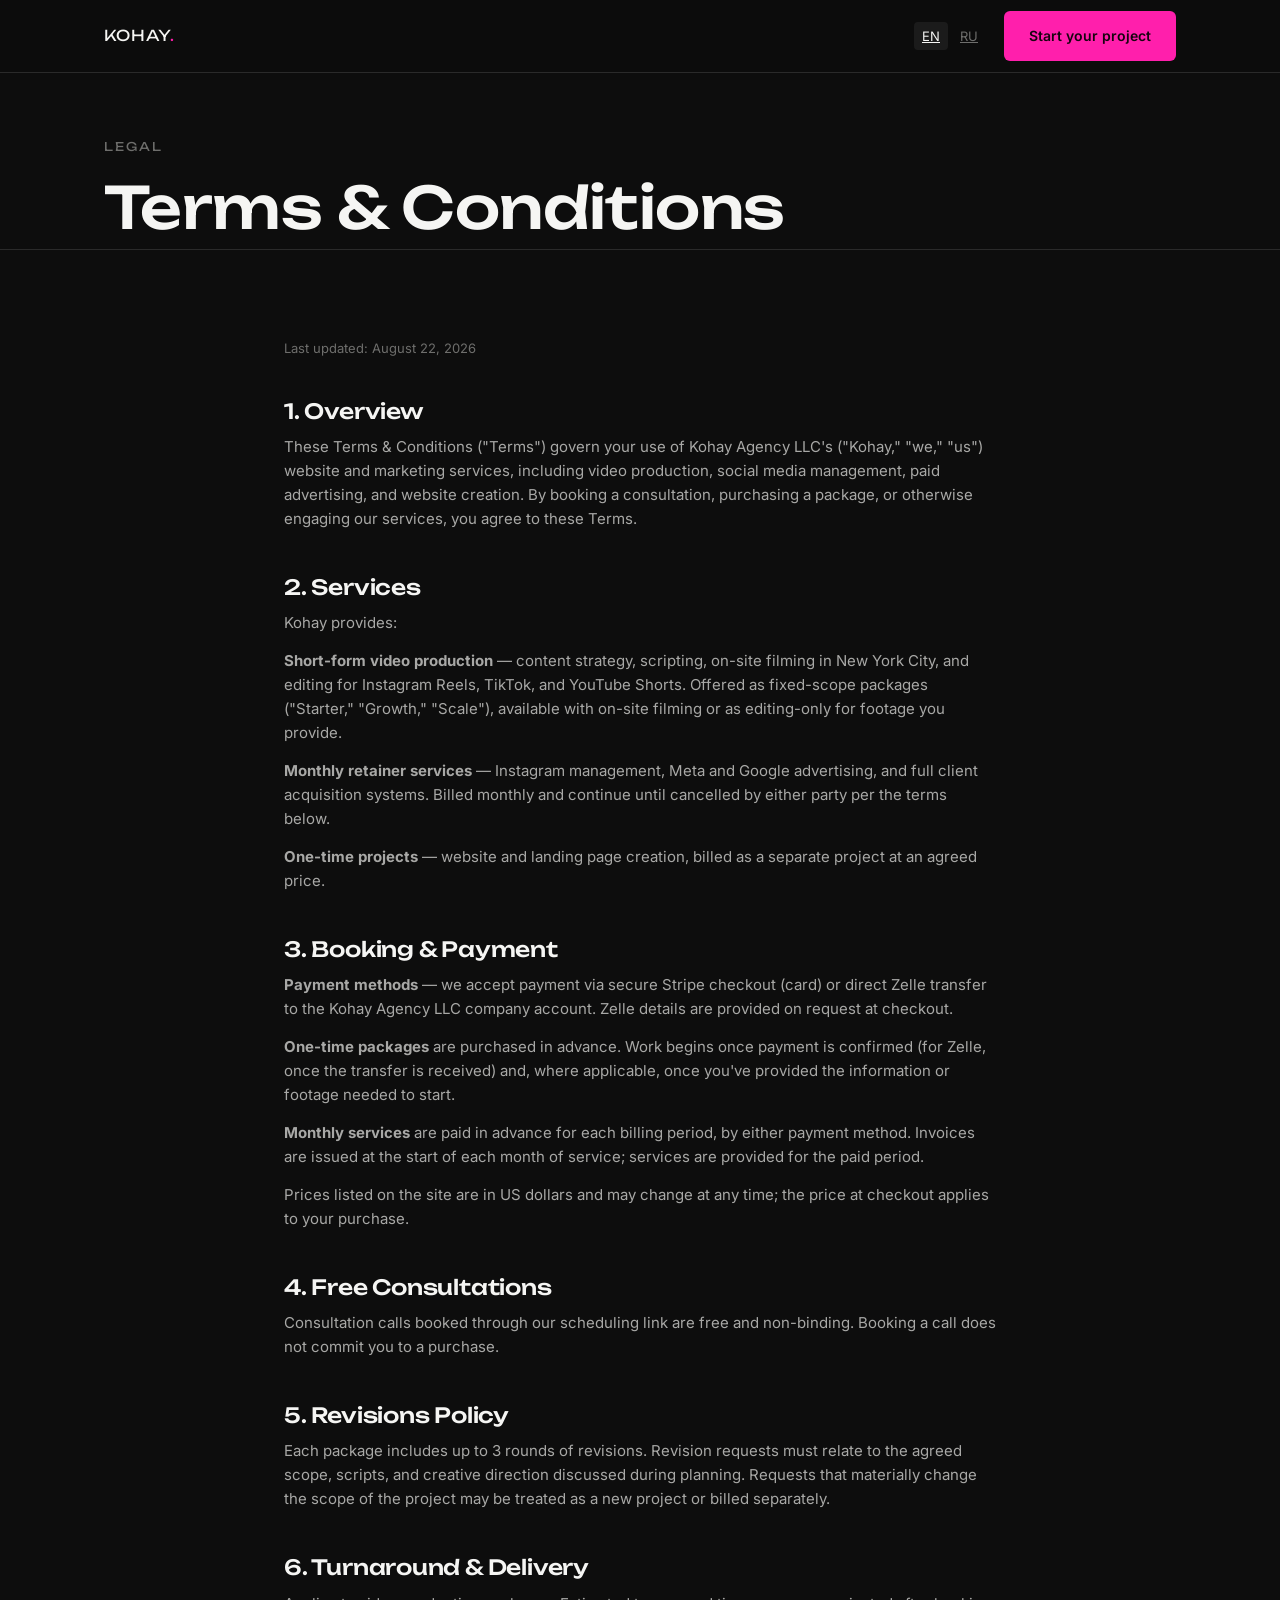
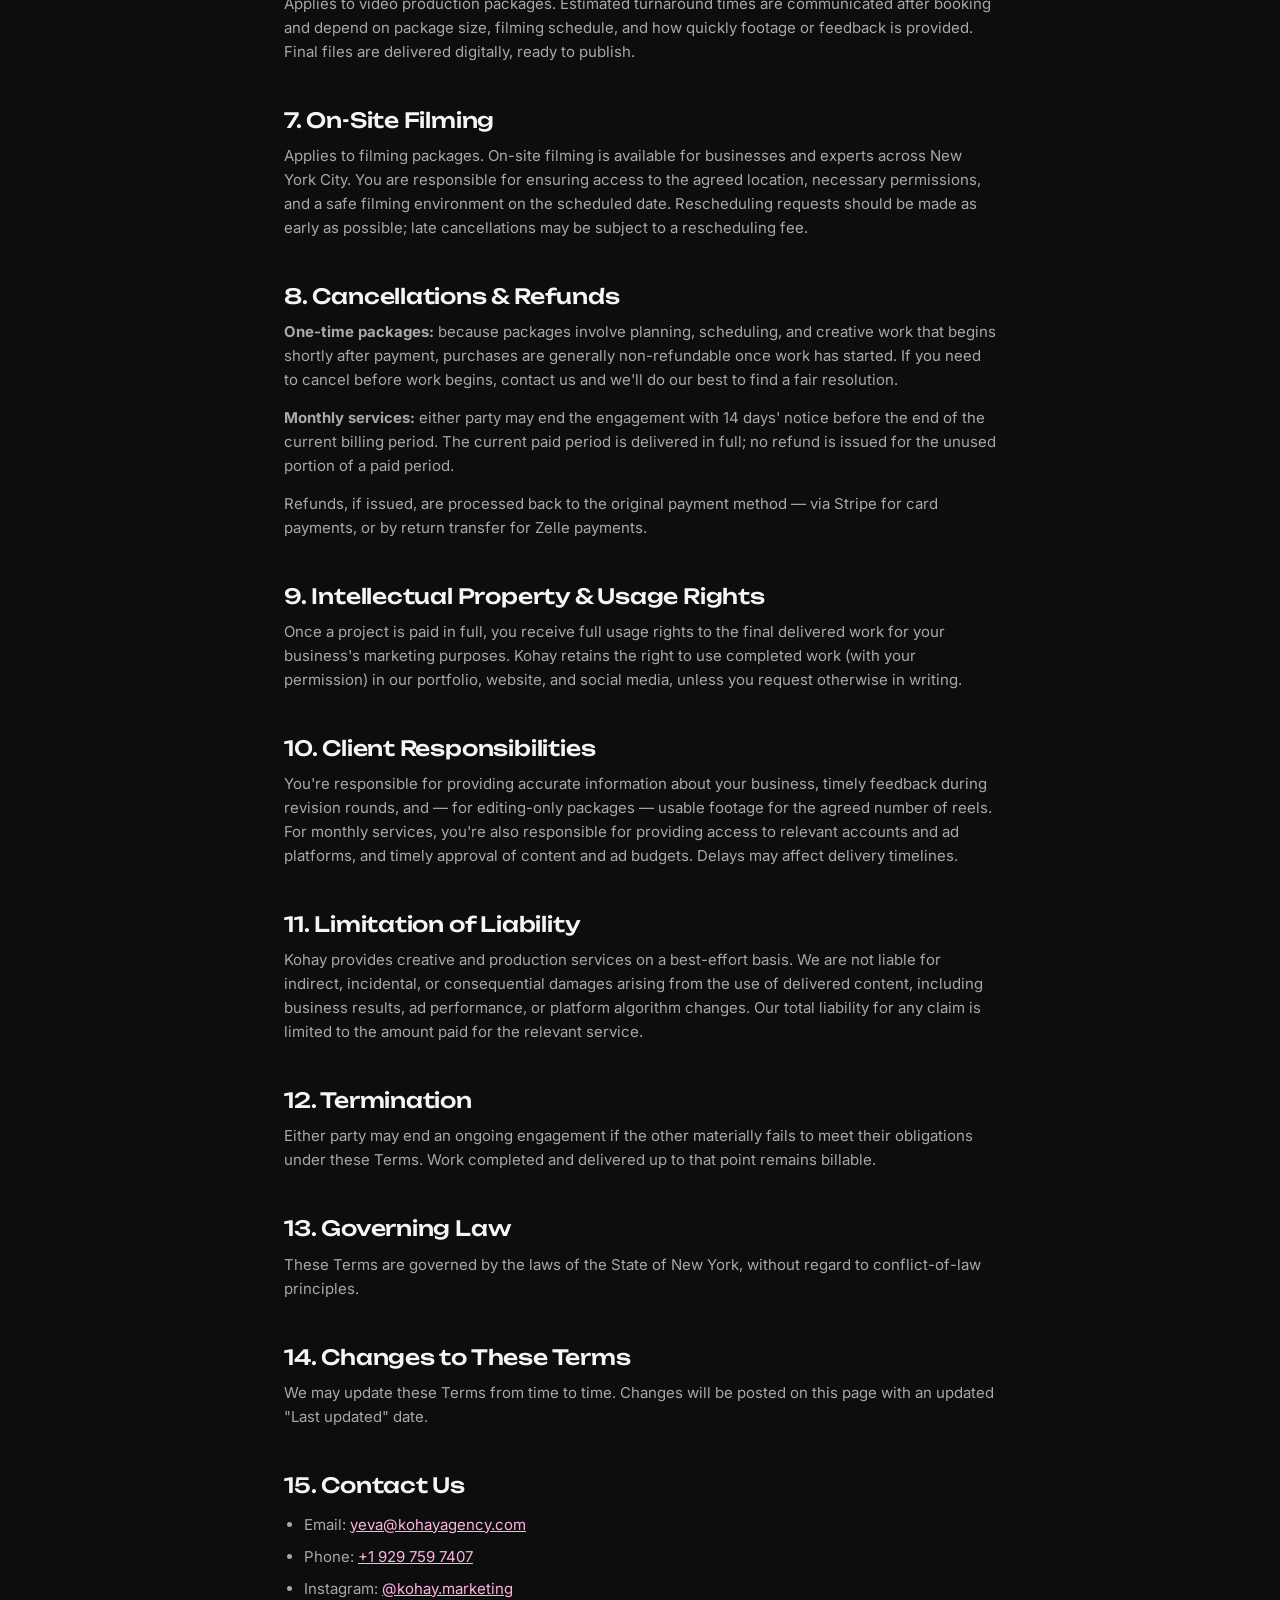
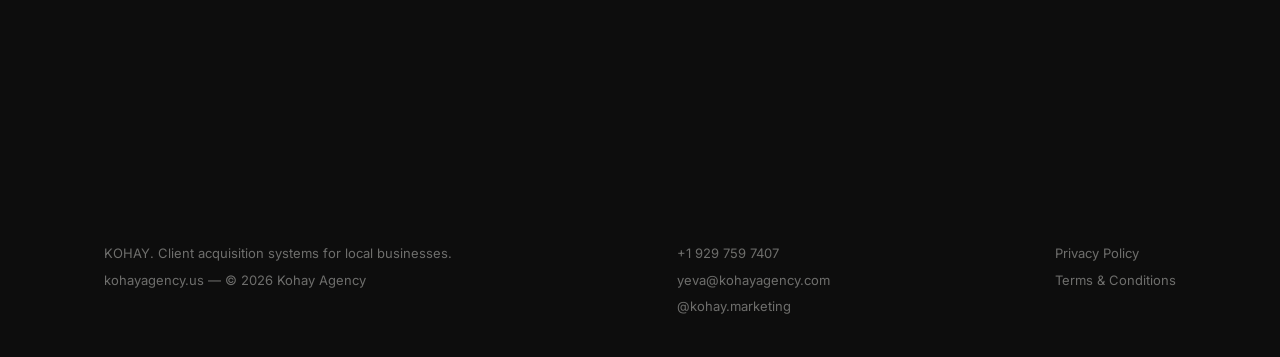
<file: terms.html>
<!DOCTYPE html>
<html lang="en">
<head>
<!-- Meta Pixel Code -->
<script>
!function(f,b,e,v,n,t,s)
{if(f.fbq)return;n=f.fbq=function(){n.callMethod?
n.callMethod.apply(n,arguments):n.queue.push(arguments)};
if(!f._fbq)f._fbq=n;n.push=n;n.loaded=!0;n.version='2.0';
n.queue=[];t=b.createElement(e);t.async=!0;
t.src=v;s=b.getElementsByTagName(e)[0];
s.parentNode.insertBefore(t,s)}(window, document,'script',
'https://connect.facebook.net/en_US/fbevents.js');
fbq('init', '2220052898540971');
fbq('track', 'PageView');
</script>
<noscript><img height="1" width="1" style="display:none"
src="https://www.facebook.com/tr?id=2220052898540971&ev=PageView&noscript=1"
/></noscript>
<!-- End Meta Pixel Code -->
<meta charset="UTF-8">
<meta name="viewport" content="width=device-width, initial-scale=1.0">
<title>Terms &amp; Conditions | Kohay Agency</title>
<meta name="description" content="Terms and Conditions for Kohay Agency's marketing services.">
<meta name="robots" content="noindex">
<link rel="preconnect" href="https://fonts.googleapis.com">
<link rel="preconnect" href="https://fonts.gstatic.com" crossorigin>
<link href="https://fonts.googleapis.com/css2?family=Unbounded:wght@500;600&family=Inter:wght@400;500;600&display=swap" rel="stylesheet">
<link rel="stylesheet" href="/reels/styles.css?v=7">
</head>
<body>

<header class="site-header">
  <div class="wrap">
    <a href="/" class="logo logo-link">KOHAY<span>.</span></a>
    <div class="header-actions">
      <div class="lang-switch">
        <a href="/terms.html" class="active">EN</a>
        <a href="/ru/terms.html">RU</a>
      </div>
      <a href="https://calendar.google.com/calendar/u/0/appointments/schedules/AcZssZ2_kLyZ_7YElX9A-YzKxZx4RZRjm3aX7bDRUkdUEPXenTwzl4cahBBLtP4mIFWXRZgPcGTV3XHw" class="btn btn-primary" target="_blank" rel="noopener" onclick="fbq('track', 'Schedule');">Start your project</a>
    </div>
  </div>
</header>

<section class="legal-header">
  <div class="wrap">
    <div class="eyebrow">Legal</div>
    <h1>Terms &amp; Conditions</h1>
  </div>
</section>

<section>
  <div class="wrap legal">
    <p class="updated">Last updated: August 22, 2026</p>

    <h2>1. Overview</h2>
    <p>These Terms &amp; Conditions ("Terms") govern your use of Kohay Agency LLC's ("Kohay," "we," "us") website and marketing services, including video production, social media management, paid advertising, and website creation. By booking a consultation, purchasing a package, or otherwise engaging our services, you agree to these Terms.</p>

    <h2>2. Services</h2>
    <p>Kohay provides:</p>
    <p><strong>Short-form video production</strong> — content strategy, scripting, on-site filming in New York City, and editing for Instagram Reels, TikTok, and YouTube Shorts. Offered as fixed-scope packages ("Starter," "Growth," "Scale"), available with on-site filming or as editing-only for footage you provide.</p>
    <p><strong>Monthly retainer services</strong> — Instagram management, Meta and Google advertising, and full client acquisition systems. Billed monthly and continue until cancelled by either party per the terms below.</p>
    <p><strong>One-time projects</strong> — website and landing page creation, billed as a separate project at an agreed price.</p>

    <h2>3. Booking &amp; Payment</h2>
    <p><strong>Payment methods</strong> — we accept payment via secure Stripe checkout (card) or direct Zelle transfer to the Kohay Agency LLC company account. Zelle details are provided on request at checkout.</p>
    <p><strong>One-time packages</strong> are purchased in advance. Work begins once payment is confirmed (for Zelle, once the transfer is received) and, where applicable, once you've provided the information or footage needed to start.</p>
    <p><strong>Monthly services</strong> are paid in advance for each billing period, by either payment method. Invoices are issued at the start of each month of service; services are provided for the paid period.</p>
    <p>Prices listed on the site are in US dollars and may change at any time; the price at checkout applies to your purchase.</p>

    <h2>4. Free Consultations</h2>
    <p>Consultation calls booked through our scheduling link are free and non-binding. Booking a call does not commit you to a purchase.</p>

    <h2>5. Revisions Policy</h2>
    <p>Each package includes up to 3 rounds of revisions. Revision requests must relate to the agreed scope, scripts, and creative direction discussed during planning. Requests that materially change the scope of the project may be treated as a new project or billed separately.</p>

    <h2>6. Turnaround &amp; Delivery</h2>
    <p>Applies to video production packages. Estimated turnaround times are communicated after booking and depend on package size, filming schedule, and how quickly footage or feedback is provided. Final files are delivered digitally, ready to publish.</p>

    <h2>7. On-Site Filming</h2>
    <p>Applies to filming packages. On-site filming is available for businesses and experts across New York City. You are responsible for ensuring access to the agreed location, necessary permissions, and a safe filming environment on the scheduled date. Rescheduling requests should be made as early as possible; late cancellations may be subject to a rescheduling fee.</p>

    <h2>8. Cancellations &amp; Refunds</h2>
    <p><strong>One-time packages:</strong> because packages involve planning, scheduling, and creative work that begins shortly after payment, purchases are generally non-refundable once work has started. If you need to cancel before work begins, contact us and we'll do our best to find a fair resolution.</p>
    <p><strong>Monthly services:</strong> either party may end the engagement with 14 days' notice before the end of the current billing period. The current paid period is delivered in full; no refund is issued for the unused portion of a paid period.</p>
    <p>Refunds, if issued, are processed back to the original payment method — via Stripe for card payments, or by return transfer for Zelle payments.</p>

    <h2>9. Intellectual Property &amp; Usage Rights</h2>
    <p>Once a project is paid in full, you receive full usage rights to the final delivered work for your business's marketing purposes. Kohay retains the right to use completed work (with your permission) in our portfolio, website, and social media, unless you request otherwise in writing.</p>

    <h2>10. Client Responsibilities</h2>
    <p>You're responsible for providing accurate information about your business, timely feedback during revision rounds, and — for editing-only packages — usable footage for the agreed number of reels. For monthly services, you're also responsible for providing access to relevant accounts and ad platforms, and timely approval of content and ad budgets. Delays may affect delivery timelines.</p>

    <h2>11. Limitation of Liability</h2>
    <p>Kohay provides creative and production services on a best-effort basis. We are not liable for indirect, incidental, or consequential damages arising from the use of delivered content, including business results, ad performance, or platform algorithm changes. Our total liability for any claim is limited to the amount paid for the relevant service.</p>

    <h2>12. Termination</h2>
    <p>Either party may end an ongoing engagement if the other materially fails to meet their obligations under these Terms. Work completed and delivered up to that point remains billable.</p>

    <h2>13. Governing Law</h2>
    <p>These Terms are governed by the laws of the State of New York, without regard to conflict-of-law principles.</p>

    <h2>14. Changes to These Terms</h2>
    <p>We may update these Terms from time to time. Changes will be posted on this page with an updated "Last updated" date.</p>

    <h2>15. Contact Us</h2>
    <ul>
      <li>Email: <a href="mailto:yeva@kohayagency.com">yeva@kohayagency.com</a></li>
      <li>Phone: <a href="tel:+19297597407">+1 929 759 7407</a></li>
      <li>Instagram: <a href="https://www.instagram.com/kohay.marketing/" target="_blank" rel="noopener">@kohay.marketing</a></li>
    </ul>
  </div>
</section>

<footer>
  <div class="wrap footer-grid">
    <div class="footer-brand">
      <span>KOHAY. Client acquisition systems for local businesses.</span>
      <span class="footer-copy">kohayagency.us — © 2026 Kohay Agency</span>
    </div>
    <div class="footer-contact">
      <a href="tel:+19297597407">+1 929 759 7407</a>
      <a href="mailto:yeva@kohayagency.com">yeva@kohayagency.com</a>
      <a href="https://www.instagram.com/kohay.marketing/" target="_blank" rel="noopener">@kohay.marketing</a>
    </div>
    <div class="footer-legal">
      <a href="/privacy.html">Privacy Policy</a>
      <a href="/terms.html">Terms &amp; Conditions</a>
    </div>
  </div>
</footer>

</body>
</html>
</file>
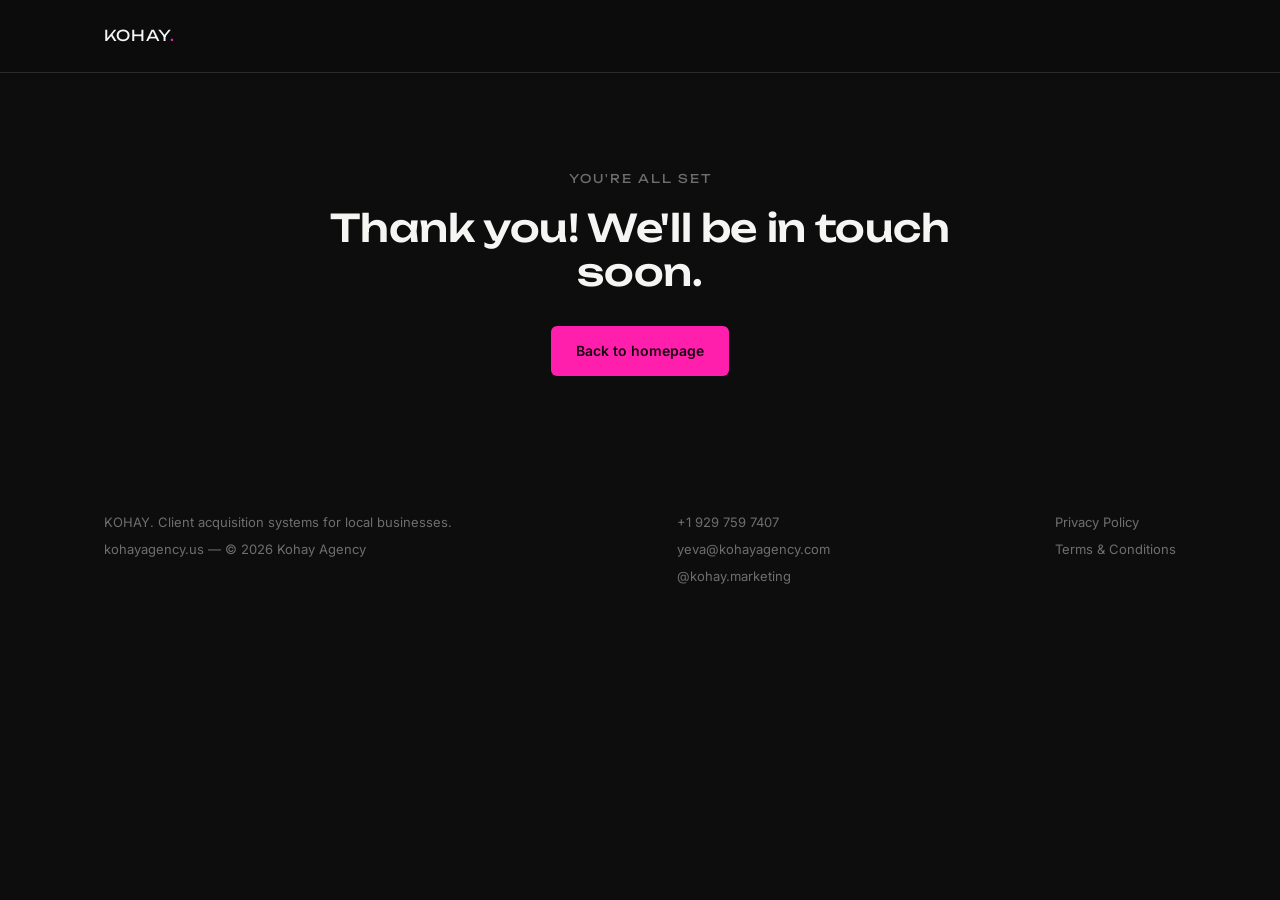
<file: thank-you.html>
<!DOCTYPE html>
<html lang="en">
<head>
<!-- Meta Pixel Code -->
<script>
!function(f,b,e,v,n,t,s)
{if(f.fbq)return;n=f.fbq=function(){n.callMethod?
n.callMethod.apply(n,arguments):n.queue.push(arguments)};
if(!f._fbq)f._fbq=n;n.push=n;n.loaded=!0;n.version='2.0';
n.queue=[];t=b.createElement(e);t.async=!0;
t.src=v;s=b.getElementsByTagName(e)[0];
s.parentNode.insertBefore(t,s)}(window, document,'script',
'https://connect.facebook.net/en_US/fbevents.js');
fbq('init', '2220052898540971');
fbq('track', 'PageView');
fbq('track', 'Lead');
</script>
<noscript><img height="1" width="1" style="display:none"
src="https://www.facebook.com/tr?id=2220052898540971&ev=PageView&noscript=1"
/></noscript>
<!-- End Meta Pixel Code -->
<meta charset="UTF-8">
<meta name="viewport" content="width=device-width, initial-scale=1.0">
<title>Thank You | Kohay Agency</title>
<meta name="description" content="Thank you for booking with Kohay Agency — we'll be in touch soon.">
<meta name="robots" content="noindex">
<link rel="preconnect" href="https://fonts.googleapis.com">
<link rel="preconnect" href="https://fonts.gstatic.com" crossorigin>
<link href="https://fonts.googleapis.com/css2?family=Unbounded:wght@500;600&family=Inter:wght@400;500;600&display=swap" rel="stylesheet">
<link rel="stylesheet" href="/reels/styles.css?v=7">
</head>
<body>

<header class="site-header">
  <div class="wrap">
    <a href="/" class="logo logo-link">KOHAY<span>.</span></a>
  </div>
</header>

<section class="final-cta">
  <div class="wrap">
    <div class="eyebrow">You're all set</div>
    <h2>Thank you! We'll be in touch soon.</h2>
    <div class="btn-row">
      <a href="/" class="btn btn-primary">Back to homepage</a>
    </div>
  </div>
</section>

<footer>
  <div class="wrap footer-grid">
    <div class="footer-brand">
      <span>KOHAY. Client acquisition systems for local businesses.</span>
      <span class="footer-copy">kohayagency.us — © 2026 Kohay Agency</span>
    </div>
    <div class="footer-contact">
      <a href="tel:+19297597407">+1 929 759 7407</a>
      <a href="mailto:yeva@kohayagency.com">yeva@kohayagency.com</a>
      <a href="https://www.instagram.com/kohay.marketing/" target="_blank" rel="noopener">@kohay.marketing</a>
    </div>
    <div class="footer-legal">
      <a href="/privacy.html">Privacy Policy</a>
      <a href="/terms.html">Terms &amp; Conditions</a>
    </div>
  </div>
</footer>

</body>
</html>
</file>
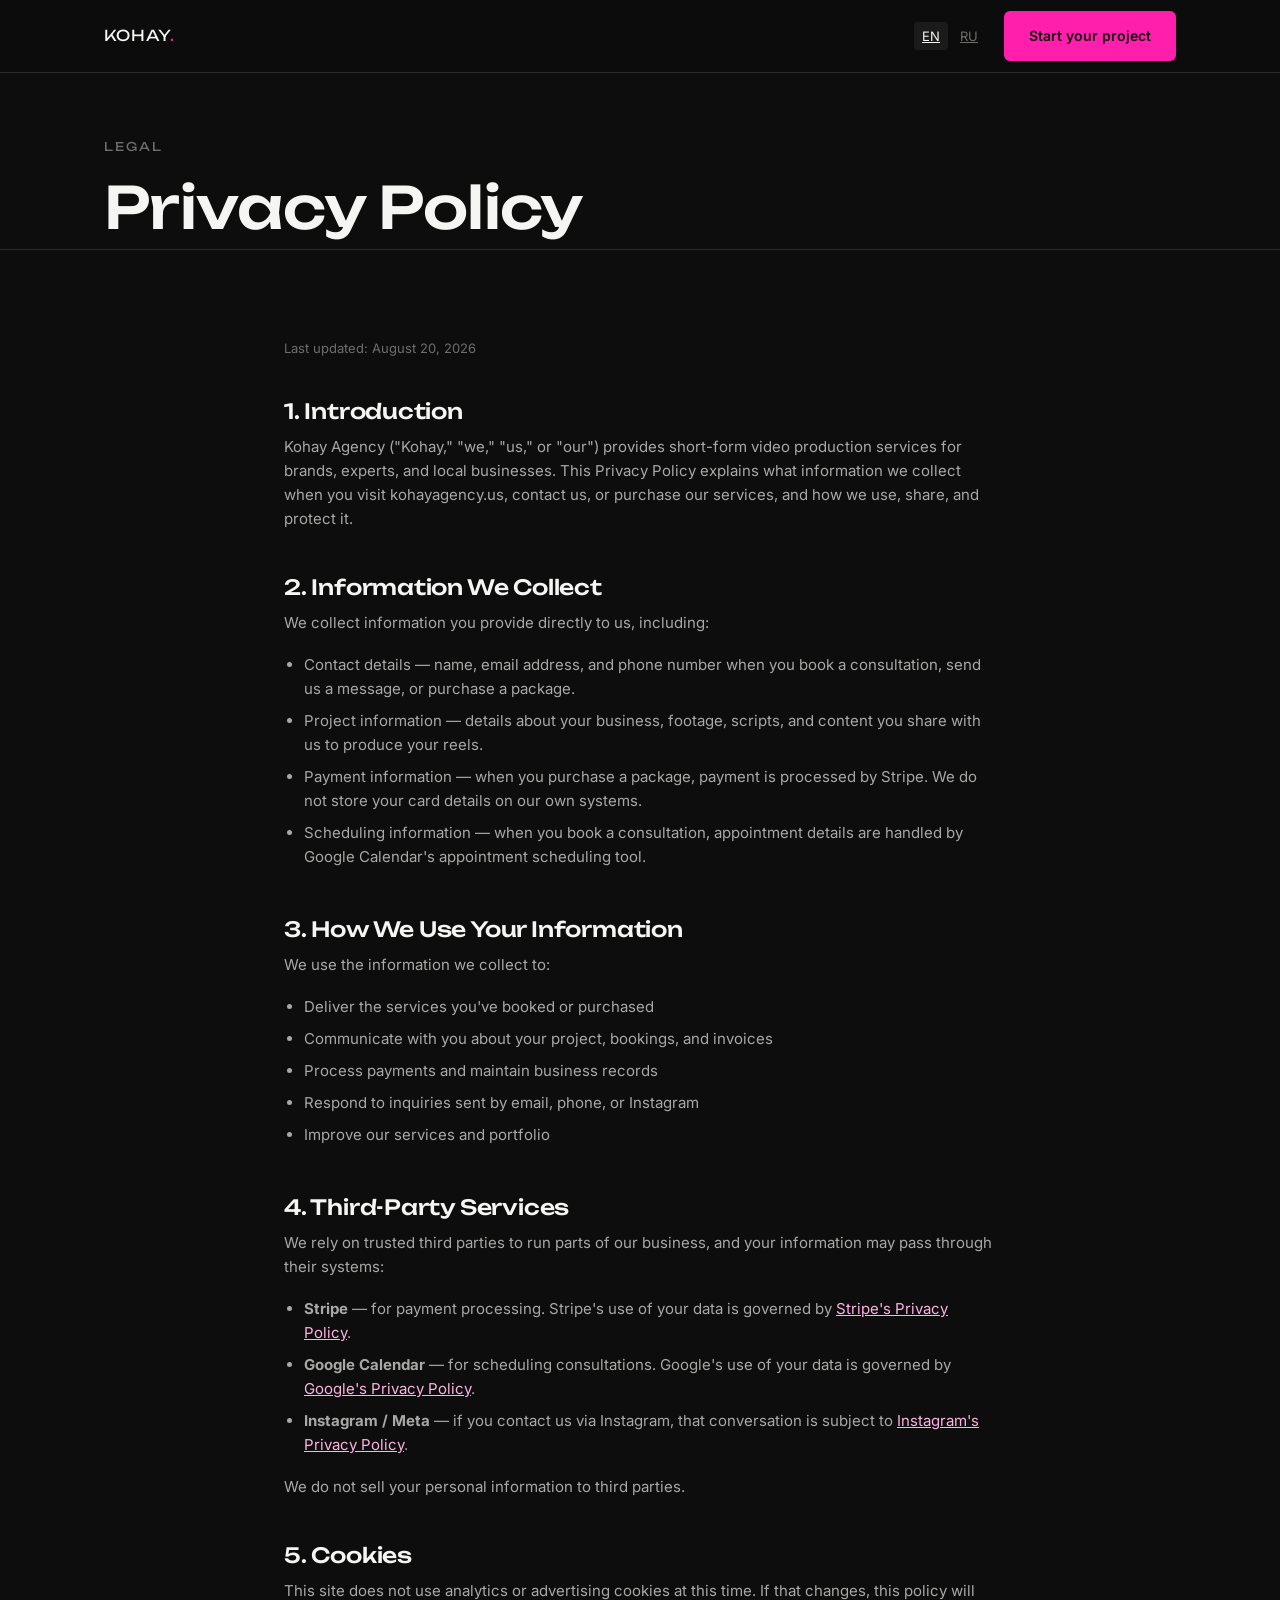
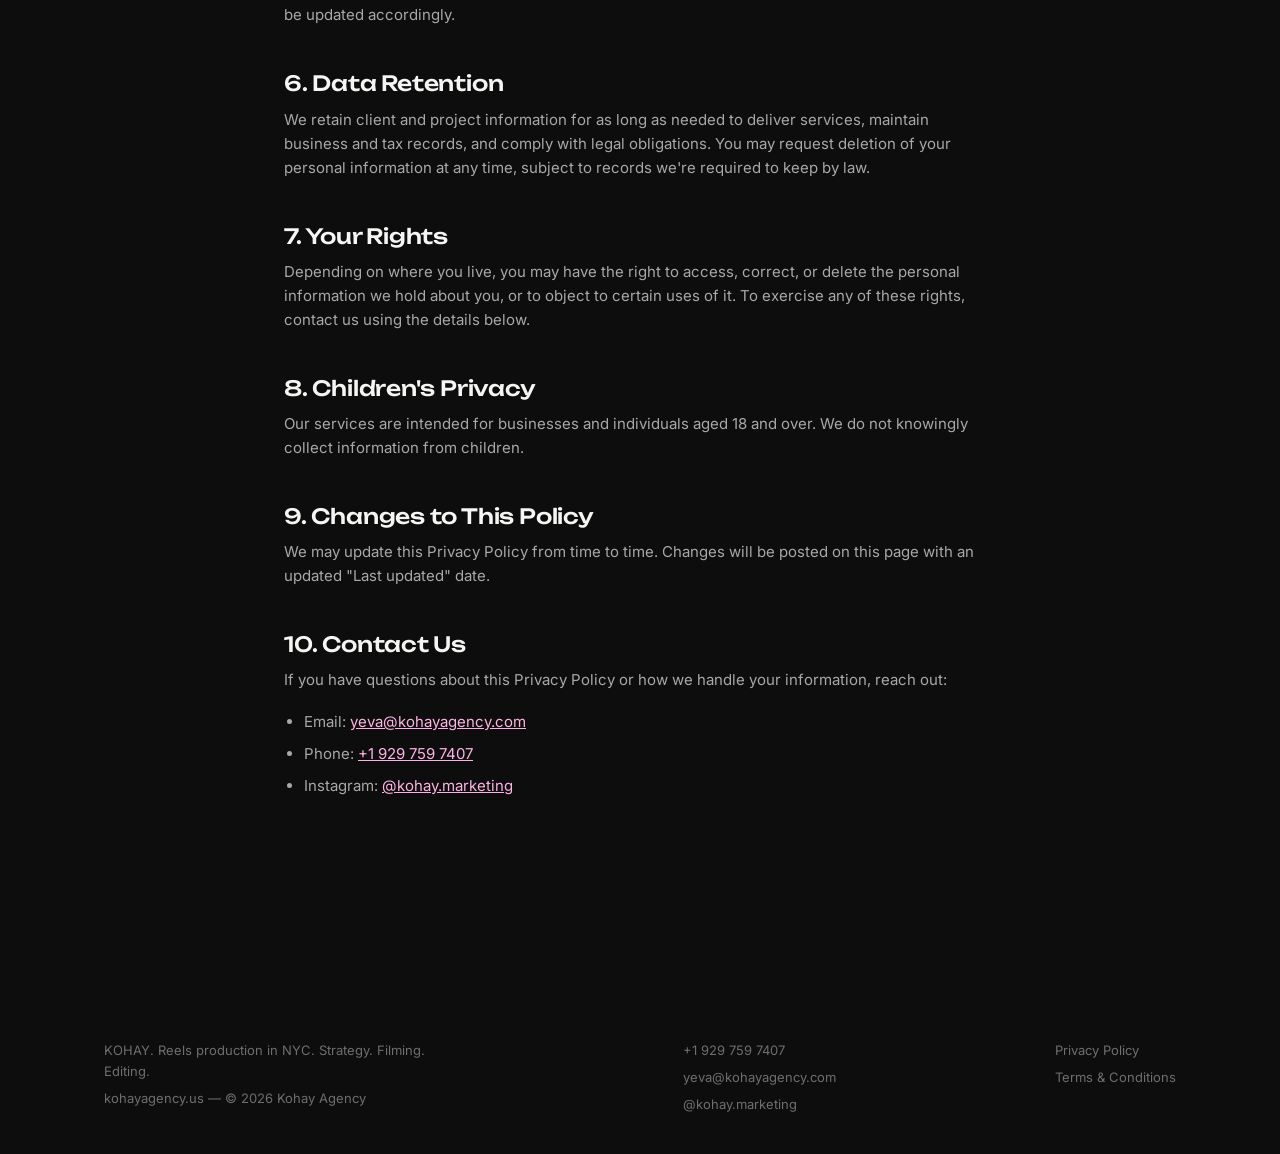
<file: reels/privacy.html>
<!DOCTYPE html>
<html lang="en">
<head>
<meta charset="UTF-8">
<meta name="viewport" content="width=device-width, initial-scale=1.0">
<title>Privacy Policy | Kohay Agency</title>
<meta name="description" content="Privacy Policy for Kohay Agency — how we collect, use, and protect your information.">
<meta name="robots" content="noindex">
<link rel="preconnect" href="https://fonts.googleapis.com">
<link rel="preconnect" href="https://fonts.gstatic.com" crossorigin>
<link href="https://fonts.googleapis.com/css2?family=Unbounded:wght@500;600&family=Inter:wght@400;500;600&display=swap" rel="stylesheet">
<link rel="stylesheet" href="styles.css">
</head>
<body>

<header class="site-header">
  <div class="wrap">
    <a href="/reels/" class="logo logo-link">KOHAY<span>.</span></a>
    <div class="header-actions">
      <div class="lang-switch">
        <a href="/reels/privacy.html" class="active">EN</a>
        <a href="/reels/ru/privacy.html">RU</a>
      </div>
      <a href="https://calendar.google.com/calendar/u/0/appointments/schedules/AcZssZ2_kLyZ_7YElX9A-YzKxZx4RZRjm3aX7bDRUkdUEPXenTwzl4cahBBLtP4mIFWXRZgPcGTV3XHw" class="btn btn-primary" target="_blank" rel="noopener">Start your project</a>
    </div>
  </div>
</header>

<section class="legal-header">
  <div class="wrap">
    <div class="eyebrow">Legal</div>
    <h1>Privacy Policy</h1>
  </div>
</section>

<section>
  <div class="wrap legal">
    <p class="updated">Last updated: August 20, 2026</p>

    <h2>1. Introduction</h2>
    <p>Kohay Agency ("Kohay," "we," "us," or "our") provides short-form video production services for brands, experts, and local businesses. This Privacy Policy explains what information we collect when you visit kohayagency.us, contact us, or purchase our services, and how we use, share, and protect it.</p>

    <h2>2. Information We Collect</h2>
    <p>We collect information you provide directly to us, including:</p>
    <ul>
      <li>Contact details — name, email address, and phone number when you book a consultation, send us a message, or purchase a package.</li>
      <li>Project information — details about your business, footage, scripts, and content you share with us to produce your reels.</li>
      <li>Payment information — when you purchase a package, payment is processed by Stripe. We do not store your card details on our own systems.</li>
      <li>Scheduling information — when you book a consultation, appointment details are handled by Google Calendar's appointment scheduling tool.</li>
    </ul>

    <h2>3. How We Use Your Information</h2>
    <p>We use the information we collect to:</p>
    <ul>
      <li>Deliver the services you've booked or purchased</li>
      <li>Communicate with you about your project, bookings, and invoices</li>
      <li>Process payments and maintain business records</li>
      <li>Respond to inquiries sent by email, phone, or Instagram</li>
      <li>Improve our services and portfolio</li>
    </ul>

    <h2>4. Third-Party Services</h2>
    <p>We rely on trusted third parties to run parts of our business, and your information may pass through their systems:</p>
    <ul>
      <li><strong>Stripe</strong> — for payment processing. Stripe's use of your data is governed by <a href="https://stripe.com/privacy" target="_blank" rel="noopener">Stripe's Privacy Policy</a>.</li>
      <li><strong>Google Calendar</strong> — for scheduling consultations. Google's use of your data is governed by <a href="https://policies.google.com/privacy" target="_blank" rel="noopener">Google's Privacy Policy</a>.</li>
      <li><strong>Instagram / Meta</strong> — if you contact us via Instagram, that conversation is subject to <a href="https://privacycenter.instagram.com/policy" target="_blank" rel="noopener">Instagram's Privacy Policy</a>.</li>
    </ul>
    <p>We do not sell your personal information to third parties.</p>

    <h2>5. Cookies</h2>
    <p>This site does not use analytics or advertising cookies at this time. If that changes, this policy will be updated accordingly.</p>

    <h2>6. Data Retention</h2>
    <p>We retain client and project information for as long as needed to deliver services, maintain business and tax records, and comply with legal obligations. You may request deletion of your personal information at any time, subject to records we're required to keep by law.</p>

    <h2>7. Your Rights</h2>
    <p>Depending on where you live, you may have the right to access, correct, or delete the personal information we hold about you, or to object to certain uses of it. To exercise any of these rights, contact us using the details below.</p>

    <h2>8. Children's Privacy</h2>
    <p>Our services are intended for businesses and individuals aged 18 and over. We do not knowingly collect information from children.</p>

    <h2>9. Changes to This Policy</h2>
    <p>We may update this Privacy Policy from time to time. Changes will be posted on this page with an updated "Last updated" date.</p>

    <h2>10. Contact Us</h2>
    <p>If you have questions about this Privacy Policy or how we handle your information, reach out:</p>
    <ul>
      <li>Email: <a href="mailto:yeva@kohayagency.com">yeva@kohayagency.com</a></li>
      <li>Phone: <a href="tel:+19297597407">+1 929 759 7407</a></li>
      <li>Instagram: <a href="https://www.instagram.com/kohay.marketing/" target="_blank" rel="noopener">@kohay.marketing</a></li>
    </ul>
  </div>
</section>

<footer>
  <div class="wrap footer-grid">
    <div class="footer-brand">
      <span>KOHAY. Reels production in NYC. Strategy. Filming. Editing.</span>
      <span class="footer-copy">kohayagency.us — © 2026 Kohay Agency</span>
    </div>
    <div class="footer-contact">
      <a href="tel:+19297597407">+1 929 759 7407</a>
      <a href="mailto:yeva@kohayagency.com">yeva@kohayagency.com</a>
      <a href="https://www.instagram.com/kohay.marketing/" target="_blank" rel="noopener">@kohay.marketing</a>
    </div>
    <div class="footer-legal">
      <a href="/reels/privacy.html">Privacy Policy</a>
      <a href="/reels/terms.html">Terms &amp; Conditions</a>
    </div>
  </div>
</footer>

</body>
</html>
</file>
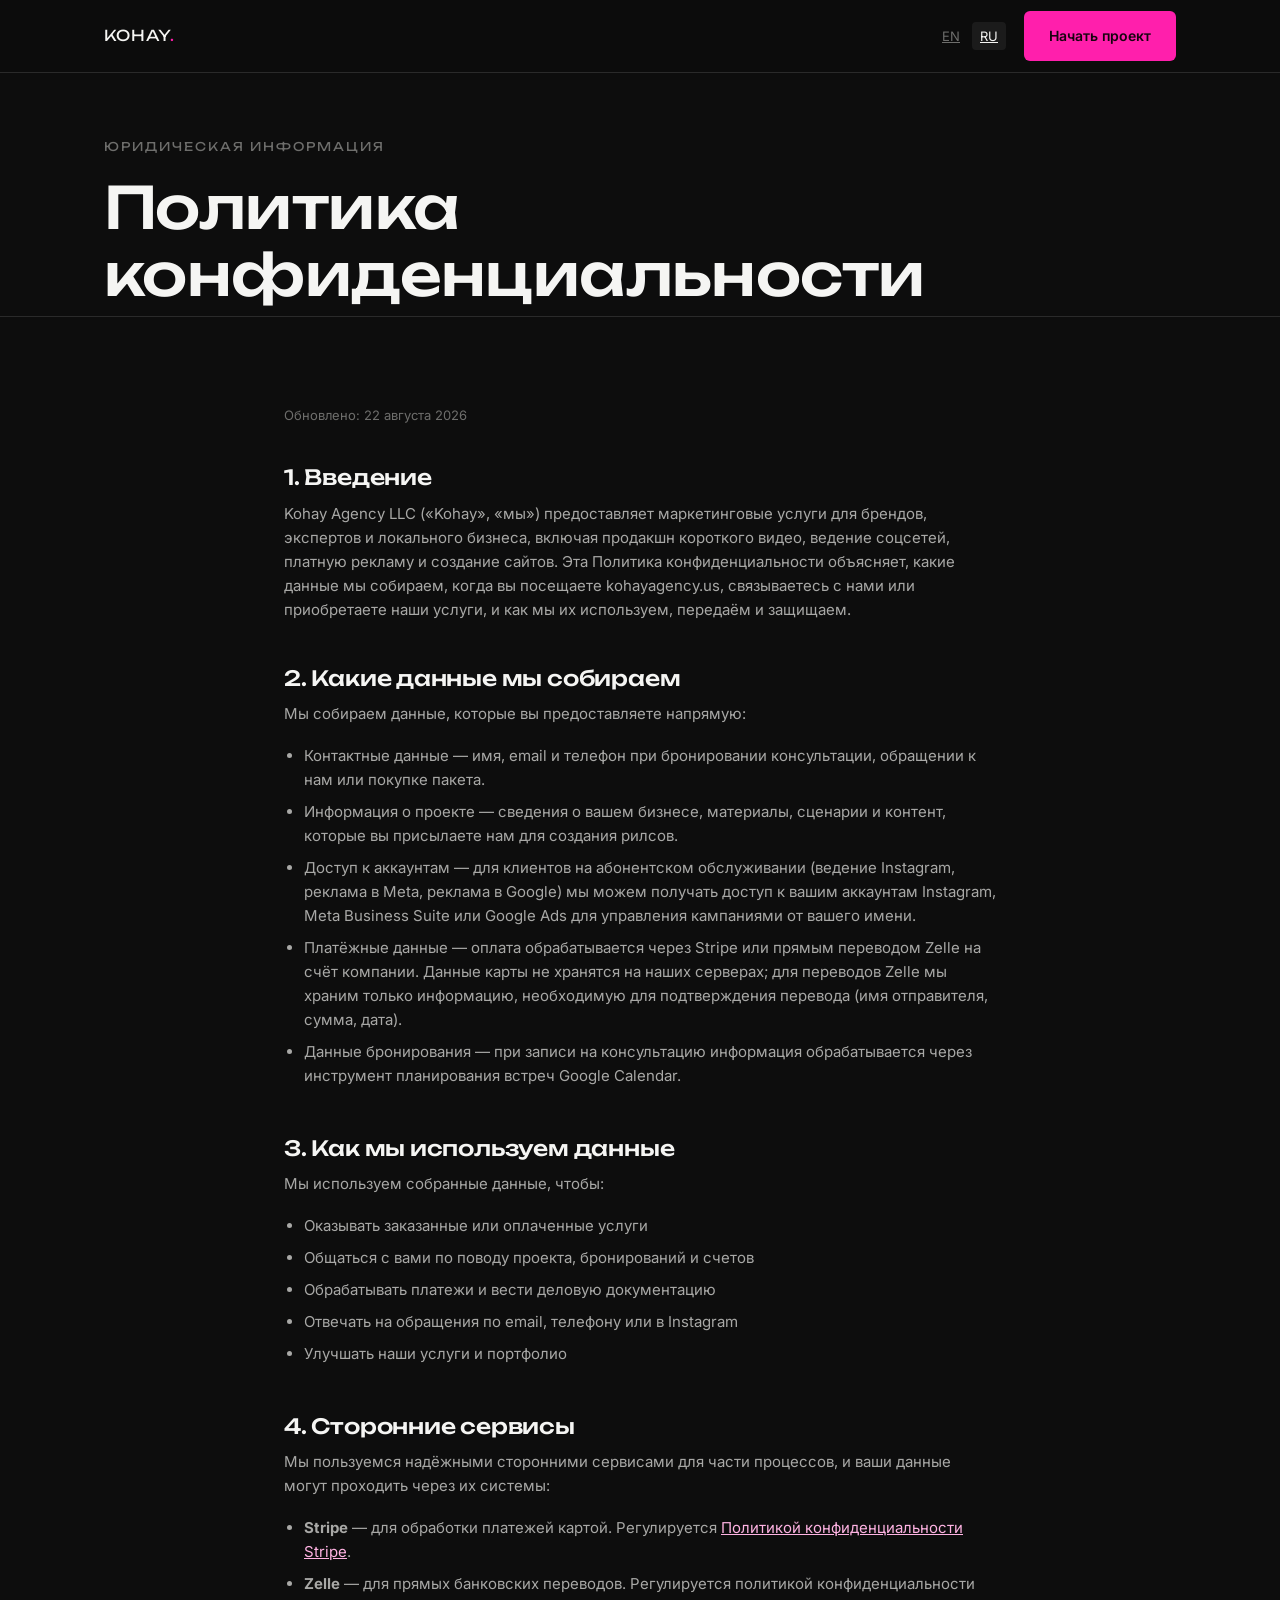
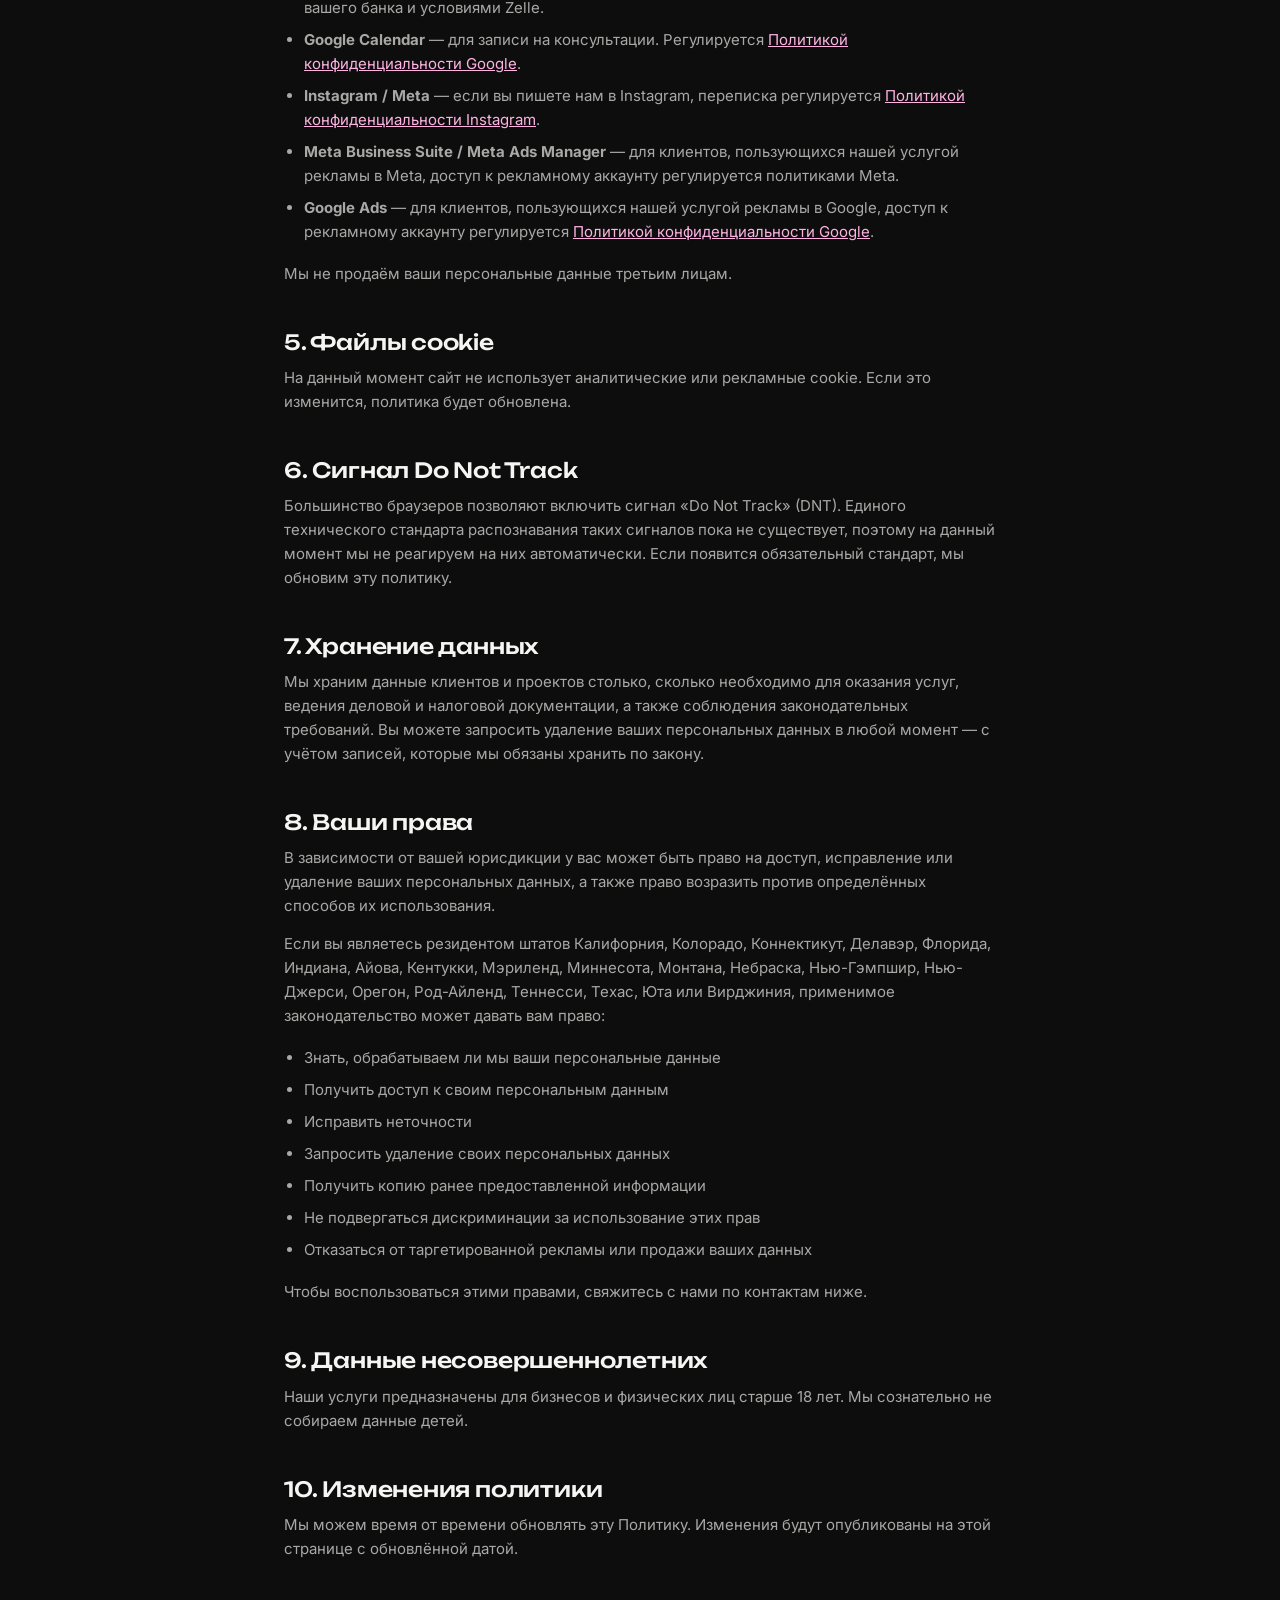
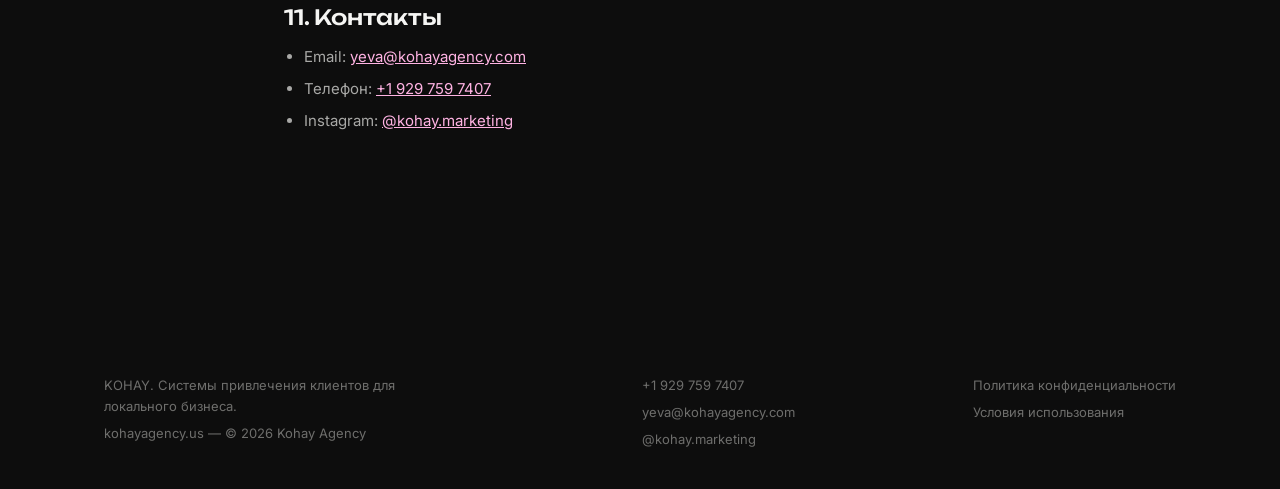
<file: ru/privacy.html>
<!DOCTYPE html>
<html lang="ru">
<head>
<!-- Meta Pixel Code -->
<script>
!function(f,b,e,v,n,t,s)
{if(f.fbq)return;n=f.fbq=function(){n.callMethod?
n.callMethod.apply(n,arguments):n.queue.push(arguments)};
if(!f._fbq)f._fbq=n;n.push=n;n.loaded=!0;n.version='2.0';
n.queue=[];t=b.createElement(e);t.async=!0;
t.src=v;s=b.getElementsByTagName(e)[0];
s.parentNode.insertBefore(t,s)}(window, document,'script',
'https://connect.facebook.net/en_US/fbevents.js');
fbq('init', '2220052898540971');
fbq('track', 'PageView');
</script>
<noscript><img height="1" width="1" style="display:none"
src="https://www.facebook.com/tr?id=2220052898540971&ev=PageView&noscript=1"
/></noscript>
<!-- End Meta Pixel Code -->
<meta charset="UTF-8">
<meta name="viewport" content="width=device-width, initial-scale=1.0">
<title>Политика конфиденциальности | Kohay Agency</title>
<meta name="description" content="Политика конфиденциальности Kohay Agency — как мы собираем, используем и защищаем ваши данные.">
<meta name="robots" content="noindex">
<link rel="preconnect" href="https://fonts.googleapis.com">
<link rel="preconnect" href="https://fonts.gstatic.com" crossorigin>
<link href="https://fonts.googleapis.com/css2?family=Unbounded:wght@500;600&family=Inter:wght@400;500;600&display=swap" rel="stylesheet">
<link rel="stylesheet" href="/reels/styles.css?v=7">
</head>
<body>

<header class="site-header">
  <div class="wrap">
    <a href="/ru/" class="logo logo-link">KOHAY<span>.</span></a>
    <div class="header-actions">
      <div class="lang-switch">
        <a href="/privacy.html">EN</a>
        <a href="/ru/privacy.html" class="active">RU</a>
      </div>
      <a href="https://calendar.google.com/calendar/u/0/appointments/schedules/AcZssZ2_kLyZ_7YElX9A-YzKxZx4RZRjm3aX7bDRUkdUEPXenTwzl4cahBBLtP4mIFWXRZgPcGTV3XHw" class="btn btn-primary" target="_blank" rel="noopener" onclick="fbq('track', 'Schedule');">Начать проект</a>
    </div>
  </div>
</header>

<section class="legal-header">
  <div class="wrap">
    <div class="eyebrow">Юридическая информация</div>
    <h1>Политика конфиденциальности</h1>
  </div>
</section>

<section>
  <div class="wrap legal">
    <p class="updated">Обновлено: 22 августа 2026</p>

    <h2>1. Введение</h2>
    <p>Kohay Agency LLC («Kohay», «мы») предоставляет маркетинговые услуги для брендов, экспертов и локального бизнеса, включая продакшн короткого видео, ведение соцсетей, платную рекламу и создание сайтов. Эта Политика конфиденциальности объясняет, какие данные мы собираем, когда вы посещаете kohayagency.us, связываетесь с нами или приобретаете наши услуги, и как мы их используем, передаём и защищаем.</p>

    <h2>2. Какие данные мы собираем</h2>
    <p>Мы собираем данные, которые вы предоставляете напрямую:</p>
    <ul>
      <li>Контактные данные — имя, email и телефон при бронировании консультации, обращении к нам или покупке пакета.</li>
      <li>Информация о проекте — сведения о вашем бизнесе, материалы, сценарии и контент, которые вы присылаете нам для создания рилсов.</li>
      <li>Доступ к аккаунтам — для клиентов на абонентском обслуживании (ведение Instagram, реклама в Meta, реклама в Google) мы можем получать доступ к вашим аккаунтам Instagram, Meta Business Suite или Google Ads для управления кампаниями от вашего имени.</li>
      <li>Платёжные данные — оплата обрабатывается через Stripe или прямым переводом Zelle на счёт компании. Данные карты не хранятся на наших серверах; для переводов Zelle мы храним только информацию, необходимую для подтверждения перевода (имя отправителя, сумма, дата).</li>
      <li>Данные бронирования — при записи на консультацию информация обрабатывается через инструмент планирования встреч Google Calendar.</li>
    </ul>

    <h2>3. Как мы используем данные</h2>
    <p>Мы используем собранные данные, чтобы:</p>
    <ul>
      <li>Оказывать заказанные или оплаченные услуги</li>
      <li>Общаться с вами по поводу проекта, бронирований и счетов</li>
      <li>Обрабатывать платежи и вести деловую документацию</li>
      <li>Отвечать на обращения по email, телефону или в Instagram</li>
      <li>Улучшать наши услуги и портфолио</li>
    </ul>

    <h2>4. Сторонние сервисы</h2>
    <p>Мы пользуемся надёжными сторонними сервисами для части процессов, и ваши данные могут проходить через их системы:</p>
    <ul>
      <li><strong>Stripe</strong> — для обработки платежей картой. Регулируется <a href="https://stripe.com/privacy" target="_blank" rel="noopener">Политикой конфиденциальности Stripe</a>.</li>
      <li><strong>Zelle</strong> — для прямых банковских переводов. Регулируется политикой конфиденциальности вашего банка и условиями Zelle.</li>
      <li><strong>Google Calendar</strong> — для записи на консультации. Регулируется <a href="https://policies.google.com/privacy" target="_blank" rel="noopener">Политикой конфиденциальности Google</a>.</li>
      <li><strong>Instagram / Meta</strong> — если вы пишете нам в Instagram, переписка регулируется <a href="https://privacycenter.instagram.com/policy" target="_blank" rel="noopener">Политикой конфиденциальности Instagram</a>.</li>
      <li><strong>Meta Business Suite / Meta Ads Manager</strong> — для клиентов, пользующихся нашей услугой рекламы в Meta, доступ к рекламному аккаунту регулируется политиками Meta.</li>
      <li><strong>Google Ads</strong> — для клиентов, пользующихся нашей услугой рекламы в Google, доступ к рекламному аккаунту регулируется <a href="https://policies.google.com/privacy" target="_blank" rel="noopener">Политикой конфиденциальности Google</a>.</li>
    </ul>
    <p>Мы не продаём ваши персональные данные третьим лицам.</p>

    <h2>5. Файлы cookie</h2>
    <p>На данный момент сайт не использует аналитические или рекламные cookie. Если это изменится, политика будет обновлена.</p>

    <h2>6. Сигнал Do Not Track</h2>
    <p>Большинство браузеров позволяют включить сигнал «Do Not Track» (DNT). Единого технического стандарта распознавания таких сигналов пока не существует, поэтому на данный момент мы не реагируем на них автоматически. Если появится обязательный стандарт, мы обновим эту политику.</p>

    <h2>7. Хранение данных</h2>
    <p>Мы храним данные клиентов и проектов столько, сколько необходимо для оказания услуг, ведения деловой и налоговой документации, а также соблюдения законодательных требований. Вы можете запросить удаление ваших персональных данных в любой момент — с учётом записей, которые мы обязаны хранить по закону.</p>

    <h2>8. Ваши права</h2>
    <p>В зависимости от вашей юрисдикции у вас может быть право на доступ, исправление или удаление ваших персональных данных, а также право возразить против определённых способов их использования.</p>
    <p>Если вы являетесь резидентом штатов Калифорния, Колорадо, Коннектикут, Делавэр, Флорида, Индиана, Айова, Кентукки, Мэриленд, Миннесота, Монтана, Небраска, Нью-Гэмпшир, Нью-Джерси, Орегон, Род-Айленд, Теннесси, Техас, Юта или Вирджиния, применимое законодательство может давать вам право:</p>
    <ul>
      <li>Знать, обрабатываем ли мы ваши персональные данные</li>
      <li>Получить доступ к своим персональным данным</li>
      <li>Исправить неточности</li>
      <li>Запросить удаление своих персональных данных</li>
      <li>Получить копию ранее предоставленной информации</li>
      <li>Не подвергаться дискриминации за использование этих прав</li>
      <li>Отказаться от таргетированной рекламы или продажи ваших данных</li>
    </ul>
    <p>Чтобы воспользоваться этими правами, свяжитесь с нами по контактам ниже.</p>

    <h2>9. Данные несовершеннолетних</h2>
    <p>Наши услуги предназначены для бизнесов и физических лиц старше 18 лет. Мы сознательно не собираем данные детей.</p>

    <h2>10. Изменения политики</h2>
    <p>Мы можем время от времени обновлять эту Политику. Изменения будут опубликованы на этой странице с обновлённой датой.</p>

    <h2>11. Контакты</h2>
    <ul>
      <li>Email: <a href="mailto:yeva@kohayagency.com">yeva@kohayagency.com</a></li>
      <li>Телефон: <a href="tel:+19297597407">+1 929 759 7407</a></li>
      <li>Instagram: <a href="https://www.instagram.com/kohay.marketing/" target="_blank" rel="noopener">@kohay.marketing</a></li>
    </ul>
  </div>
</section>

<footer>
  <div class="wrap footer-grid">
    <div class="footer-brand">
      <span>KOHAY. Системы привлечения клиентов для локального бизнеса.</span>
      <span class="footer-copy">kohayagency.us — © 2026 Kohay Agency</span>
    </div>
    <div class="footer-contact">
      <a href="tel:+19297597407">+1 929 759 7407</a>
      <a href="mailto:yeva@kohayagency.com">yeva@kohayagency.com</a>
      <a href="https://www.instagram.com/kohay.marketing/" target="_blank" rel="noopener">@kohay.marketing</a>
    </div>
    <div class="footer-legal">
      <a href="/ru/privacy.html">Политика конфиденциальности</a>
      <a href="/ru/terms.html">Условия использования</a>
    </div>
  </div>
</footer>

</body>
</html>
</file>
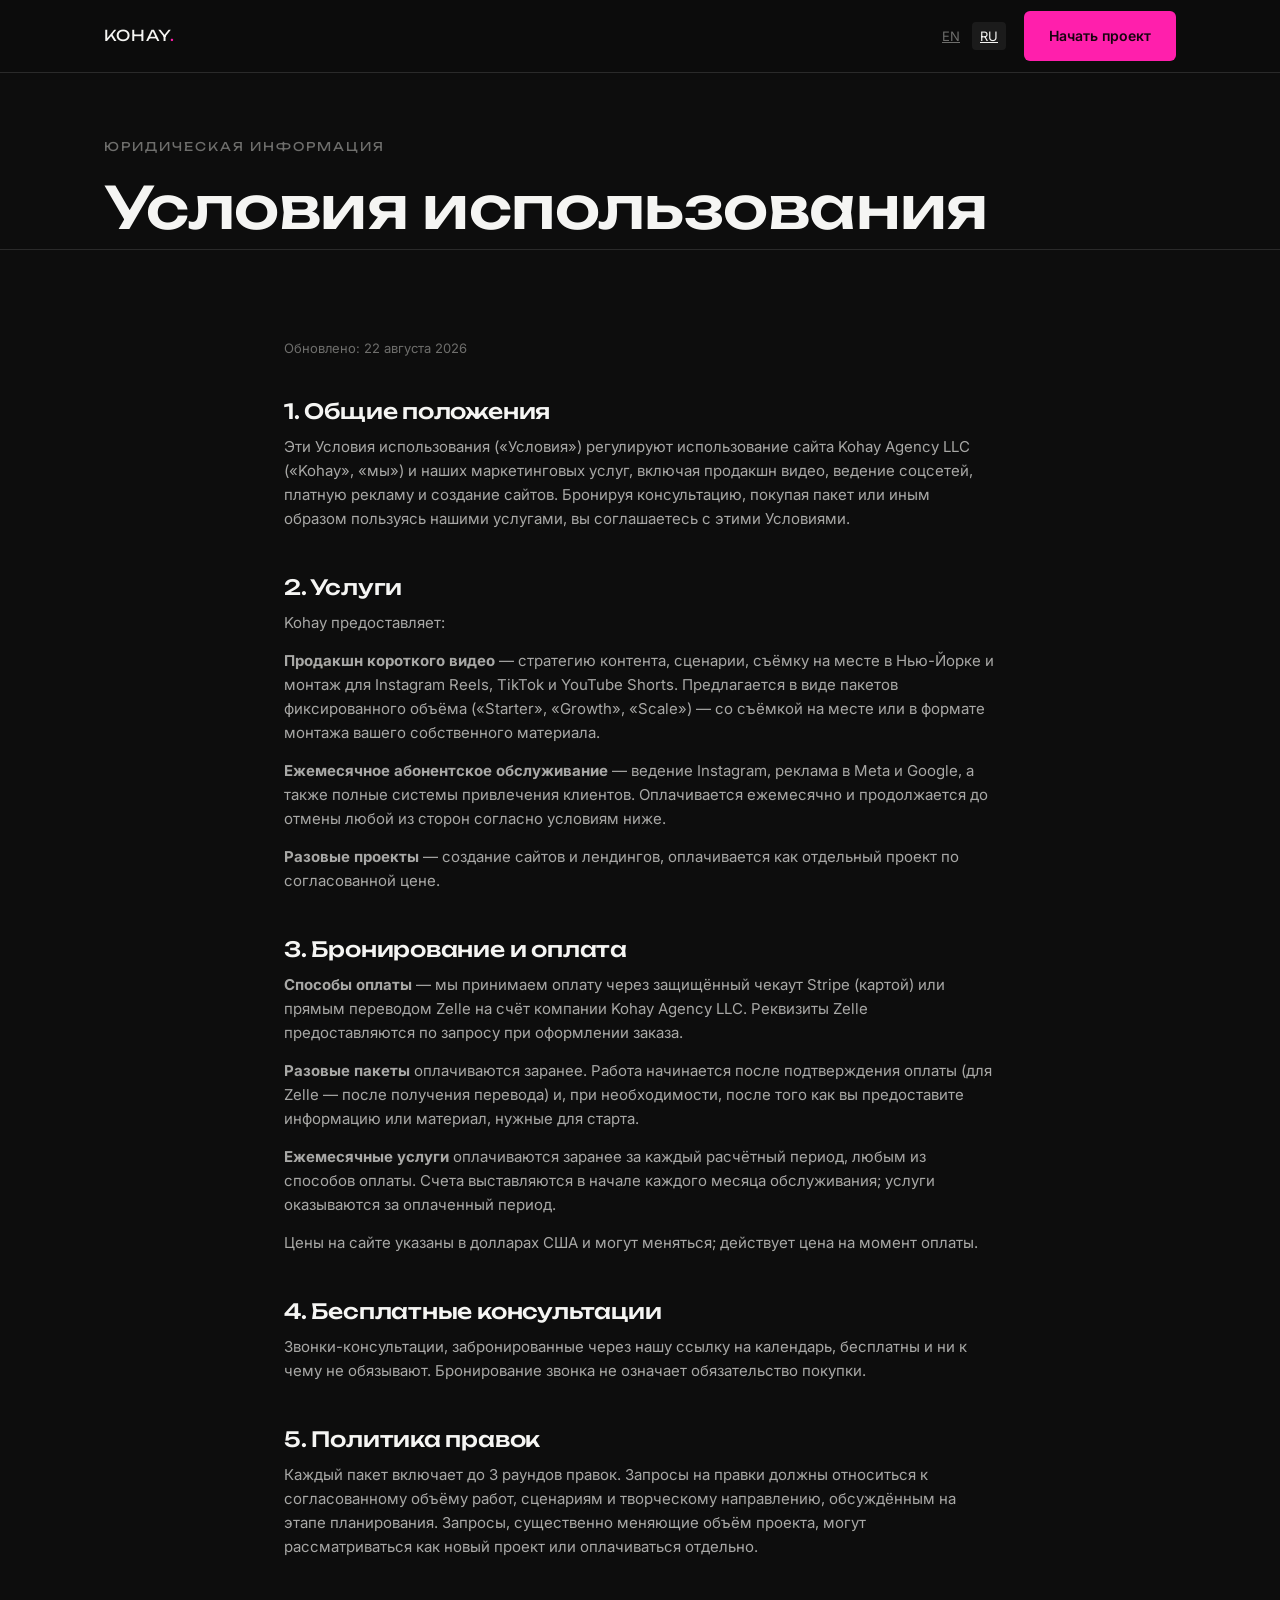
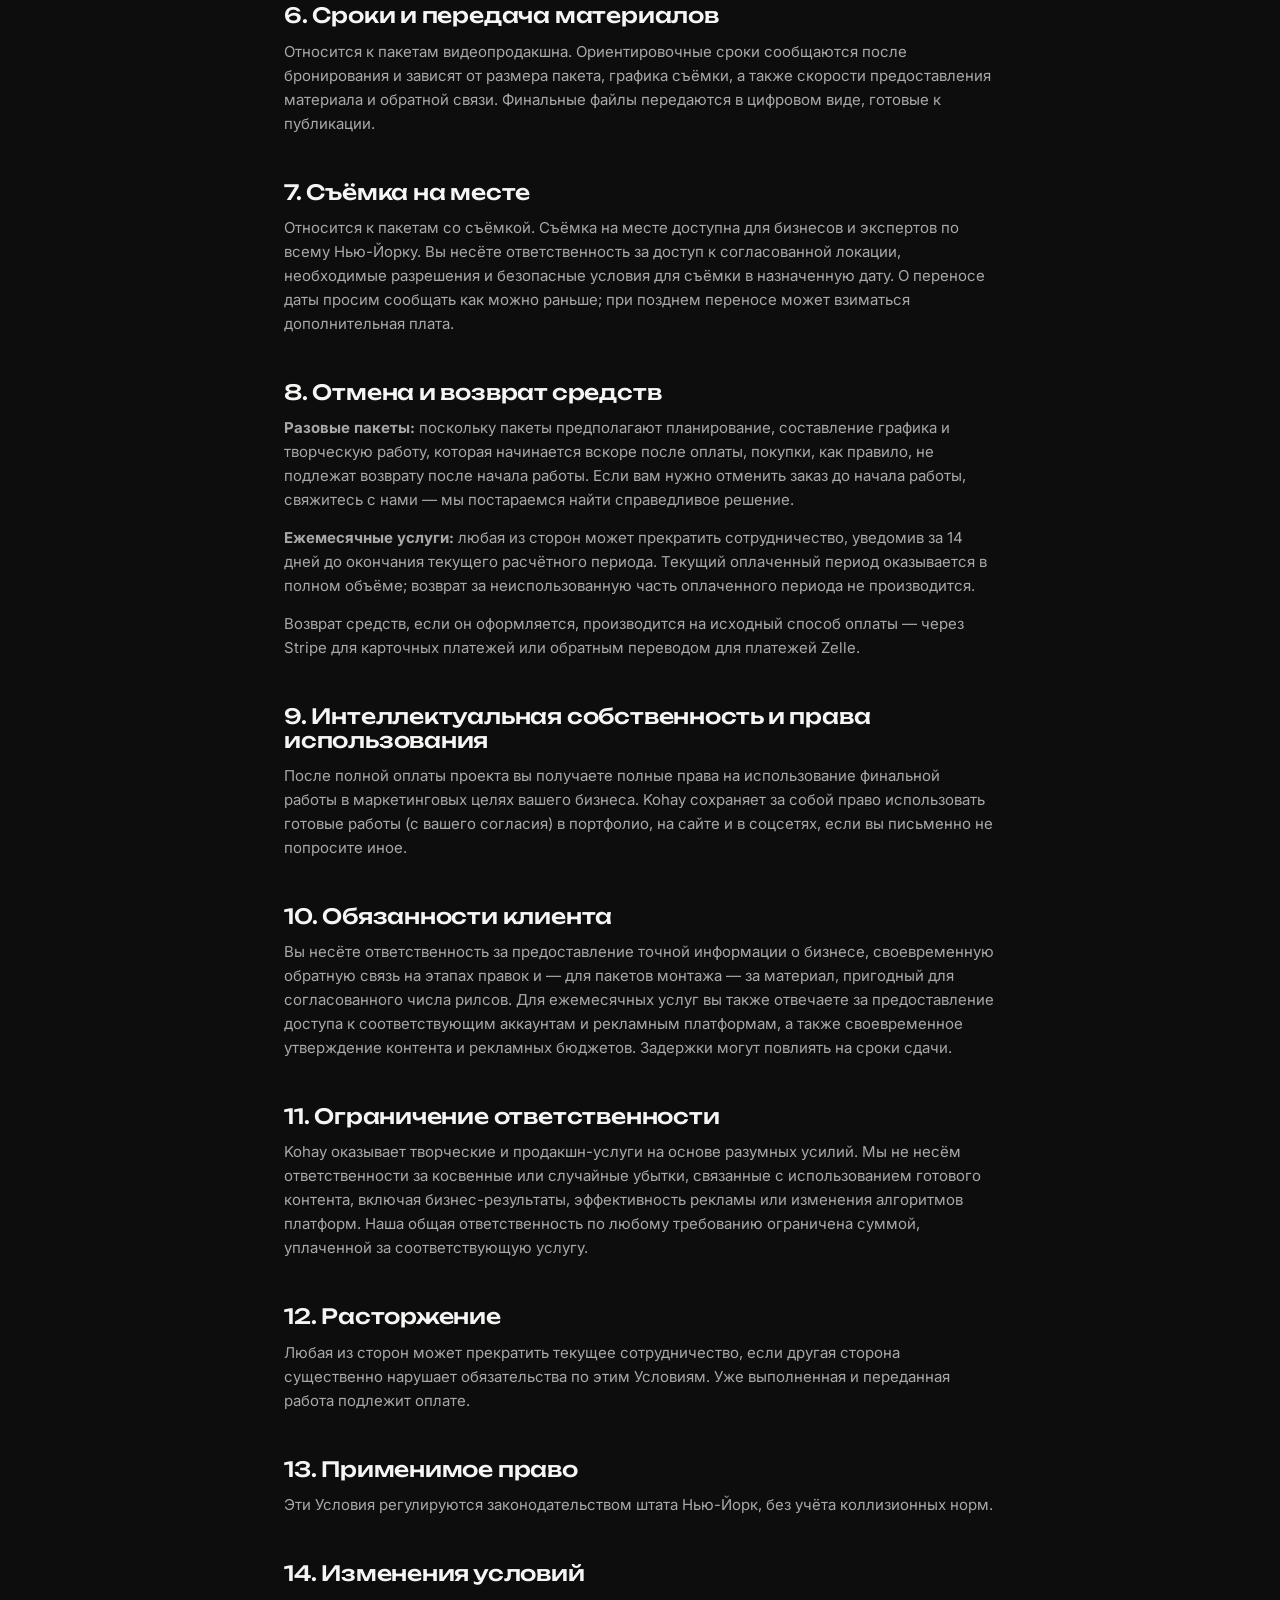
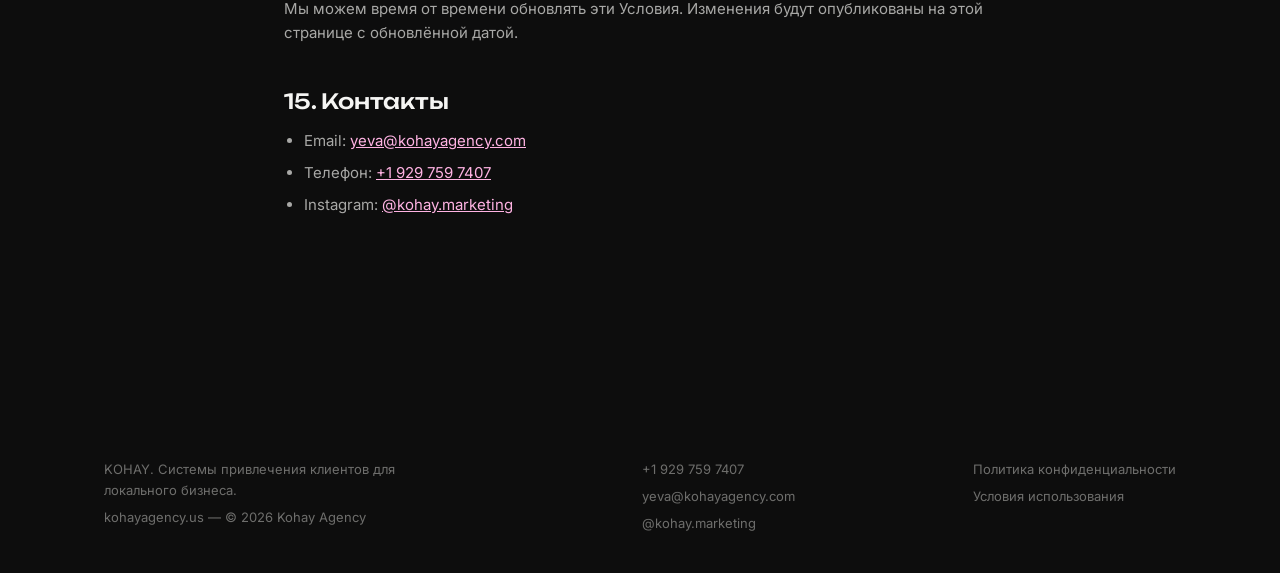
<file: ru/terms.html>
<!DOCTYPE html>
<html lang="ru">
<head>
<!-- Meta Pixel Code -->
<script>
!function(f,b,e,v,n,t,s)
{if(f.fbq)return;n=f.fbq=function(){n.callMethod?
n.callMethod.apply(n,arguments):n.queue.push(arguments)};
if(!f._fbq)f._fbq=n;n.push=n;n.loaded=!0;n.version='2.0';
n.queue=[];t=b.createElement(e);t.async=!0;
t.src=v;s=b.getElementsByTagName(e)[0];
s.parentNode.insertBefore(t,s)}(window, document,'script',
'https://connect.facebook.net/en_US/fbevents.js');
fbq('init', '2220052898540971');
fbq('track', 'PageView');
</script>
<noscript><img height="1" width="1" style="display:none"
src="https://www.facebook.com/tr?id=2220052898540971&ev=PageView&noscript=1"
/></noscript>
<!-- End Meta Pixel Code -->
<meta charset="UTF-8">
<meta name="viewport" content="width=device-width, initial-scale=1.0">
<title>Условия использования | Kohay Agency</title>
<meta name="description" content="Условия использования маркетинговых услуг Kohay Agency.">
<meta name="robots" content="noindex">
<link rel="preconnect" href="https://fonts.googleapis.com">
<link rel="preconnect" href="https://fonts.gstatic.com" crossorigin>
<link href="https://fonts.googleapis.com/css2?family=Unbounded:wght@500;600&family=Inter:wght@400;500;600&display=swap" rel="stylesheet">
<link rel="stylesheet" href="/reels/styles.css?v=7">
</head>
<body>

<header class="site-header">
  <div class="wrap">
    <a href="/ru/" class="logo logo-link">KOHAY<span>.</span></a>
    <div class="header-actions">
      <div class="lang-switch">
        <a href="/terms.html">EN</a>
        <a href="/ru/terms.html" class="active">RU</a>
      </div>
      <a href="https://calendar.google.com/calendar/u/0/appointments/schedules/AcZssZ2_kLyZ_7YElX9A-YzKxZx4RZRjm3aX7bDRUkdUEPXenTwzl4cahBBLtP4mIFWXRZgPcGTV3XHw" class="btn btn-primary" target="_blank" rel="noopener" onclick="fbq('track', 'Schedule');">Начать проект</a>
    </div>
  </div>
</header>

<section class="legal-header">
  <div class="wrap">
    <div class="eyebrow">Юридическая информация</div>
    <h1>Условия использования</h1>
  </div>
</section>

<section>
  <div class="wrap legal">
    <p class="updated">Обновлено: 22 августа 2026</p>

    <h2>1. Общие положения</h2>
    <p>Эти Условия использования («Условия») регулируют использование сайта Kohay Agency LLC («Kohay», «мы») и наших маркетинговых услуг, включая продакшн видео, ведение соцсетей, платную рекламу и создание сайтов. Бронируя консультацию, покупая пакет или иным образом пользуясь нашими услугами, вы соглашаетесь с этими Условиями.</p>

    <h2>2. Услуги</h2>
    <p>Kohay предоставляет:</p>
    <p><strong>Продакшн короткого видео</strong> — стратегию контента, сценарии, съёмку на месте в Нью-Йорке и монтаж для Instagram Reels, TikTok и YouTube Shorts. Предлагается в виде пакетов фиксированного объёма («Starter», «Growth», «Scale») — со съёмкой на месте или в формате монтажа вашего собственного материала.</p>
    <p><strong>Ежемесячное абонентское обслуживание</strong> — ведение Instagram, реклама в Meta и Google, а также полные системы привлечения клиентов. Оплачивается ежемесячно и продолжается до отмены любой из сторон согласно условиям ниже.</p>
    <p><strong>Разовые проекты</strong> — создание сайтов и лендингов, оплачивается как отдельный проект по согласованной цене.</p>

    <h2>3. Бронирование и оплата</h2>
    <p><strong>Способы оплаты</strong> — мы принимаем оплату через защищённый чекаут Stripe (картой) или прямым переводом Zelle на счёт компании Kohay Agency LLC. Реквизиты Zelle предоставляются по запросу при оформлении заказа.</p>
    <p><strong>Разовые пакеты</strong> оплачиваются заранее. Работа начинается после подтверждения оплаты (для Zelle — после получения перевода) и, при необходимости, после того как вы предоставите информацию или материал, нужные для старта.</p>
    <p><strong>Ежемесячные услуги</strong> оплачиваются заранее за каждый расчётный период, любым из способов оплаты. Счета выставляются в начале каждого месяца обслуживания; услуги оказываются за оплаченный период.</p>
    <p>Цены на сайте указаны в долларах США и могут меняться; действует цена на момент оплаты.</p>

    <h2>4. Бесплатные консультации</h2>
    <p>Звонки-консультации, забронированные через нашу ссылку на календарь, бесплатны и ни к чему не обязывают. Бронирование звонка не означает обязательство покупки.</p>

    <h2>5. Политика правок</h2>
    <p>Каждый пакет включает до 3 раундов правок. Запросы на правки должны относиться к согласованному объёму работ, сценариям и творческому направлению, обсуждённым на этапе планирования. Запросы, существенно меняющие объём проекта, могут рассматриваться как новый проект или оплачиваться отдельно.</p>

    <h2>6. Сроки и передача материалов</h2>
    <p>Относится к пакетам видеопродакшна. Ориентировочные сроки сообщаются после бронирования и зависят от размера пакета, графика съёмки, а также скорости предоставления материала и обратной связи. Финальные файлы передаются в цифровом виде, готовые к публикации.</p>

    <h2>7. Съёмка на месте</h2>
    <p>Относится к пакетам со съёмкой. Съёмка на месте доступна для бизнесов и экспертов по всему Нью-Йорку. Вы несёте ответственность за доступ к согласованной локации, необходимые разрешения и безопасные условия для съёмки в назначенную дату. О переносе даты просим сообщать как можно раньше; при позднем переносе может взиматься дополнительная плата.</p>

    <h2>8. Отмена и возврат средств</h2>
    <p><strong>Разовые пакеты:</strong> поскольку пакеты предполагают планирование, составление графика и творческую работу, которая начинается вскоре после оплаты, покупки, как правило, не подлежат возврату после начала работы. Если вам нужно отменить заказ до начала работы, свяжитесь с нами — мы постараемся найти справедливое решение.</p>
    <p><strong>Ежемесячные услуги:</strong> любая из сторон может прекратить сотрудничество, уведомив за 14 дней до окончания текущего расчётного периода. Текущий оплаченный период оказывается в полном объёме; возврат за неиспользованную часть оплаченного периода не производится.</p>
    <p>Возврат средств, если он оформляется, производится на исходный способ оплаты — через Stripe для карточных платежей или обратным переводом для платежей Zelle.</p>

    <h2>9. Интеллектуальная собственность и права использования</h2>
    <p>После полной оплаты проекта вы получаете полные права на использование финальной работы в маркетинговых целях вашего бизнеса. Kohay сохраняет за собой право использовать готовые работы (с вашего согласия) в портфолио, на сайте и в соцсетях, если вы письменно не попросите иное.</p>

    <h2>10. Обязанности клиента</h2>
    <p>Вы несёте ответственность за предоставление точной информации о бизнесе, своевременную обратную связь на этапах правок и — для пакетов монтажа — за материал, пригодный для согласованного числа рилсов. Для ежемесячных услуг вы также отвечаете за предоставление доступа к соответствующим аккаунтам и рекламным платформам, а также своевременное утверждение контента и рекламных бюджетов. Задержки могут повлиять на сроки сдачи.</p>

    <h2>11. Ограничение ответственности</h2>
    <p>Kohay оказывает творческие и продакшн-услуги на основе разумных усилий. Мы не несём ответственности за косвенные или случайные убытки, связанные с использованием готового контента, включая бизнес-результаты, эффективность рекламы или изменения алгоритмов платформ. Наша общая ответственность по любому требованию ограничена суммой, уплаченной за соответствующую услугу.</p>

    <h2>12. Расторжение</h2>
    <p>Любая из сторон может прекратить текущее сотрудничество, если другая сторона существенно нарушает обязательства по этим Условиям. Уже выполненная и переданная работа подлежит оплате.</p>

    <h2>13. Применимое право</h2>
    <p>Эти Условия регулируются законодательством штата Нью-Йорк, без учёта коллизионных норм.</p>

    <h2>14. Изменения условий</h2>
    <p>Мы можем время от времени обновлять эти Условия. Изменения будут опубликованы на этой странице с обновлённой датой.</p>

    <h2>15. Контакты</h2>
    <ul>
      <li>Email: <a href="mailto:yeva@kohayagency.com">yeva@kohayagency.com</a></li>
      <li>Телефон: <a href="tel:+19297597407">+1 929 759 7407</a></li>
      <li>Instagram: <a href="https://www.instagram.com/kohay.marketing/" target="_blank" rel="noopener">@kohay.marketing</a></li>
    </ul>
  </div>
</section>

<footer>
  <div class="wrap footer-grid">
    <div class="footer-brand">
      <span>KOHAY. Системы привлечения клиентов для локального бизнеса.</span>
      <span class="footer-copy">kohayagency.us — © 2026 Kohay Agency</span>
    </div>
    <div class="footer-contact">
      <a href="tel:+19297597407">+1 929 759 7407</a>
      <a href="mailto:yeva@kohayagency.com">yeva@kohayagency.com</a>
      <a href="https://www.instagram.com/kohay.marketing/" target="_blank" rel="noopener">@kohay.marketing</a>
    </div>
    <div class="footer-legal">
      <a href="/ru/privacy.html">Политика конфиденциальности</a>
      <a href="/ru/terms.html">Условия использования</a>
    </div>
  </div>
</footer>

</body>
</html>
</file>
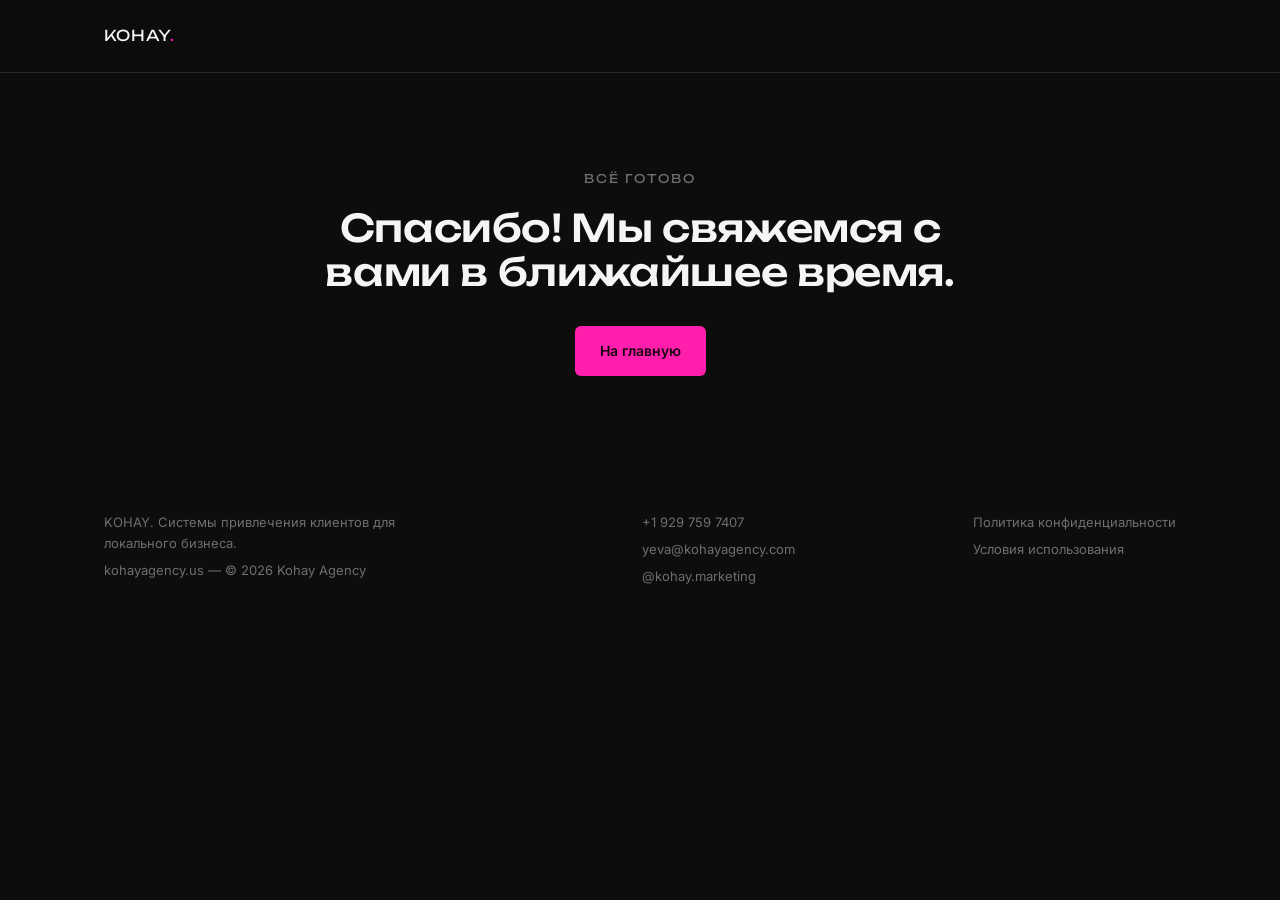
<file: ru/thank-you.html>
<!DOCTYPE html>
<html lang="ru">
<head>
<!-- Meta Pixel Code -->
<script>
!function(f,b,e,v,n,t,s)
{if(f.fbq)return;n=f.fbq=function(){n.callMethod?
n.callMethod.apply(n,arguments):n.queue.push(arguments)};
if(!f._fbq)f._fbq=n;n.push=n;n.loaded=!0;n.version='2.0';
n.queue=[];t=b.createElement(e);t.async=!0;
t.src=v;s=b.getElementsByTagName(e)[0];
s.parentNode.insertBefore(t,s)}(window, document,'script',
'https://connect.facebook.net/en_US/fbevents.js');
fbq('init', '2220052898540971');
fbq('track', 'PageView');
fbq('track', 'Lead');
</script>
<noscript><img height="1" width="1" style="display:none"
src="https://www.facebook.com/tr?id=2220052898540971&ev=PageView&noscript=1"
/></noscript>
<!-- End Meta Pixel Code -->
<meta charset="UTF-8">
<meta name="viewport" content="width=device-width, initial-scale=1.0">
<title>Спасибо | Kohay Agency</title>
<meta name="description" content="Спасибо за бронирование в Kohay Agency — мы скоро с вами свяжемся.">
<meta name="robots" content="noindex">
<link rel="preconnect" href="https://fonts.googleapis.com">
<link rel="preconnect" href="https://fonts.gstatic.com" crossorigin>
<link href="https://fonts.googleapis.com/css2?family=Unbounded:wght@500;600&family=Inter:wght@400;500;600&display=swap" rel="stylesheet">
<link rel="stylesheet" href="/reels/styles.css?v=7">
</head>
<body>

<header class="site-header">
  <div class="wrap">
    <a href="/ru/" class="logo logo-link">KOHAY<span>.</span></a>
  </div>
</header>

<section class="final-cta">
  <div class="wrap">
    <div class="eyebrow">Всё готово</div>
    <h2>Спасибо! Мы свяжемся с вами в ближайшее время.</h2>
    <div class="btn-row">
      <a href="/ru/" class="btn btn-primary">На главную</a>
    </div>
  </div>
</section>

<footer>
  <div class="wrap footer-grid">
    <div class="footer-brand">
      <span>KOHAY. Системы привлечения клиентов для локального бизнеса.</span>
      <span class="footer-copy">kohayagency.us — © 2026 Kohay Agency</span>
    </div>
    <div class="footer-contact">
      <a href="tel:+19297597407">+1 929 759 7407</a>
      <a href="mailto:yeva@kohayagency.com">yeva@kohayagency.com</a>
      <a href="https://www.instagram.com/kohay.marketing/" target="_blank" rel="noopener">@kohay.marketing</a>
    </div>
    <div class="footer-legal">
      <a href="/ru/privacy.html">Политика конфиденциальности</a>
      <a href="/ru/terms.html">Условия использования</a>
    </div>
  </div>
</footer>

</body>
</html>
</file>
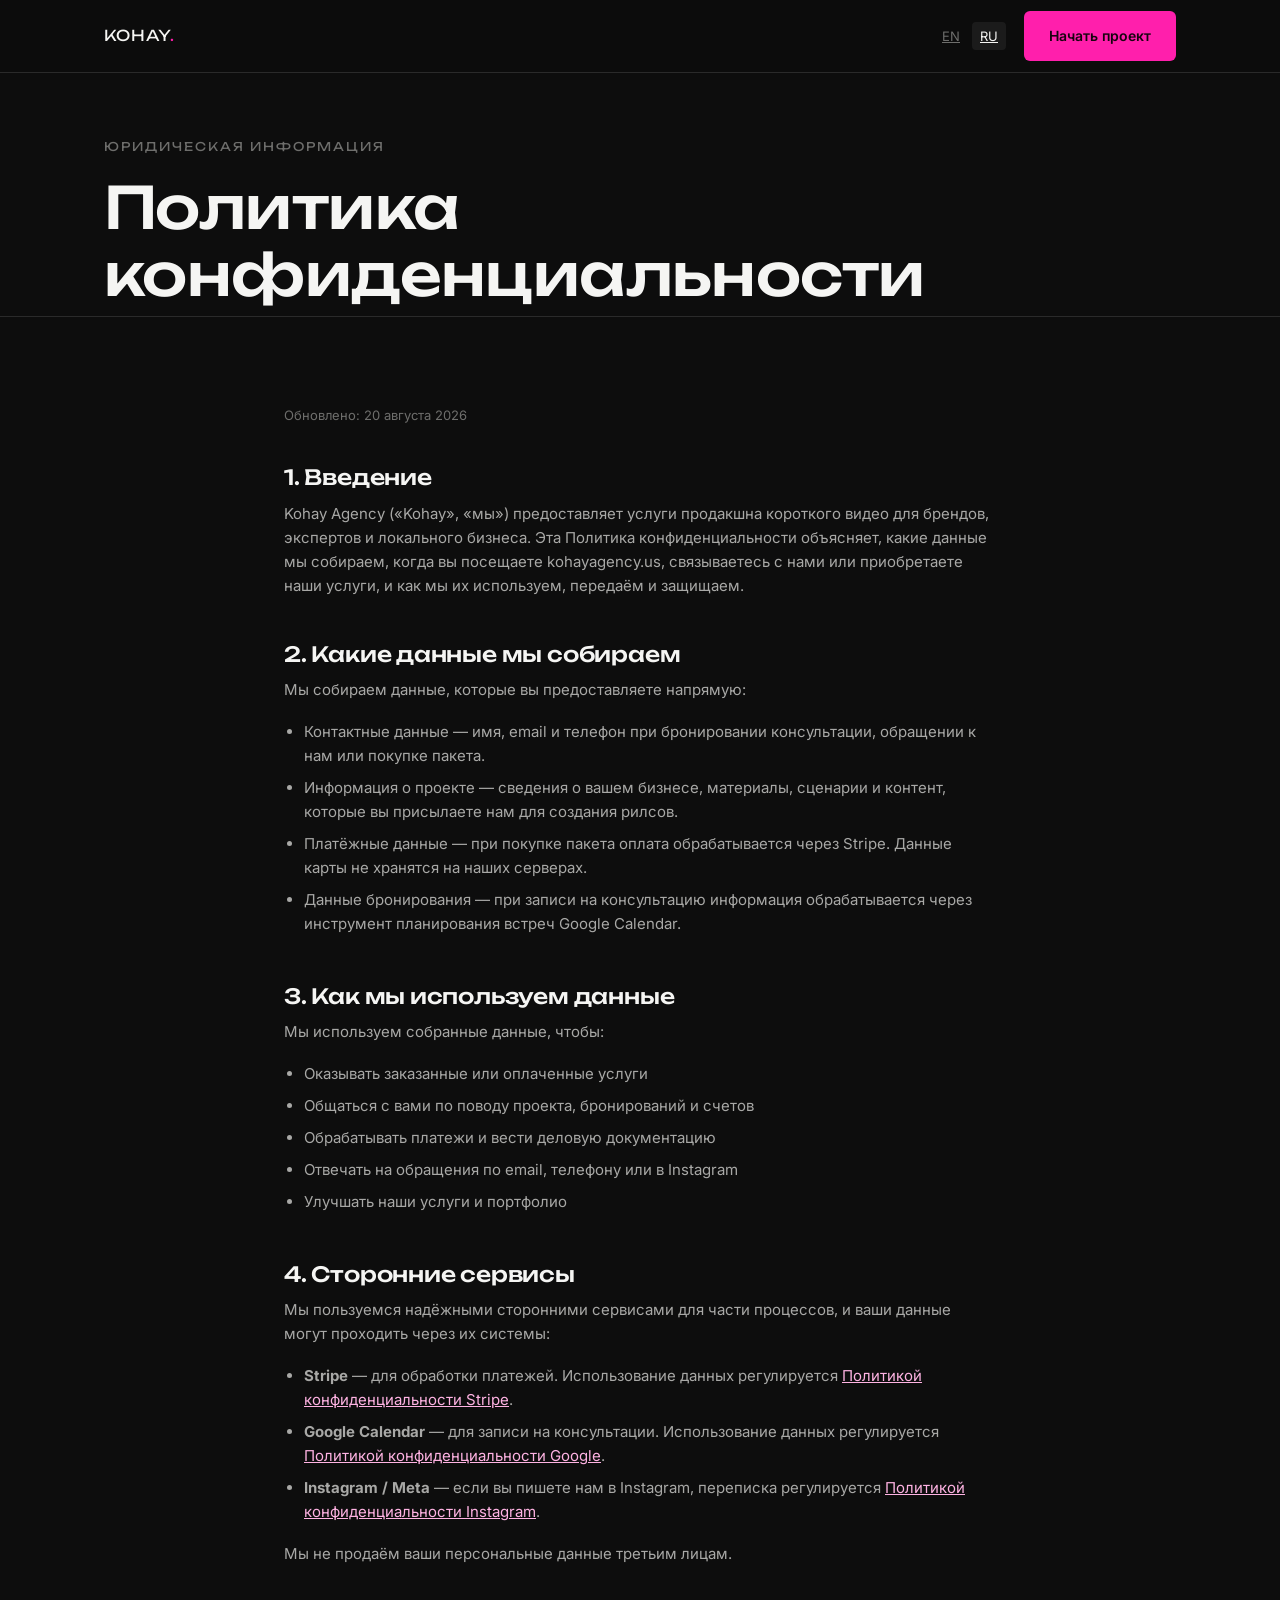
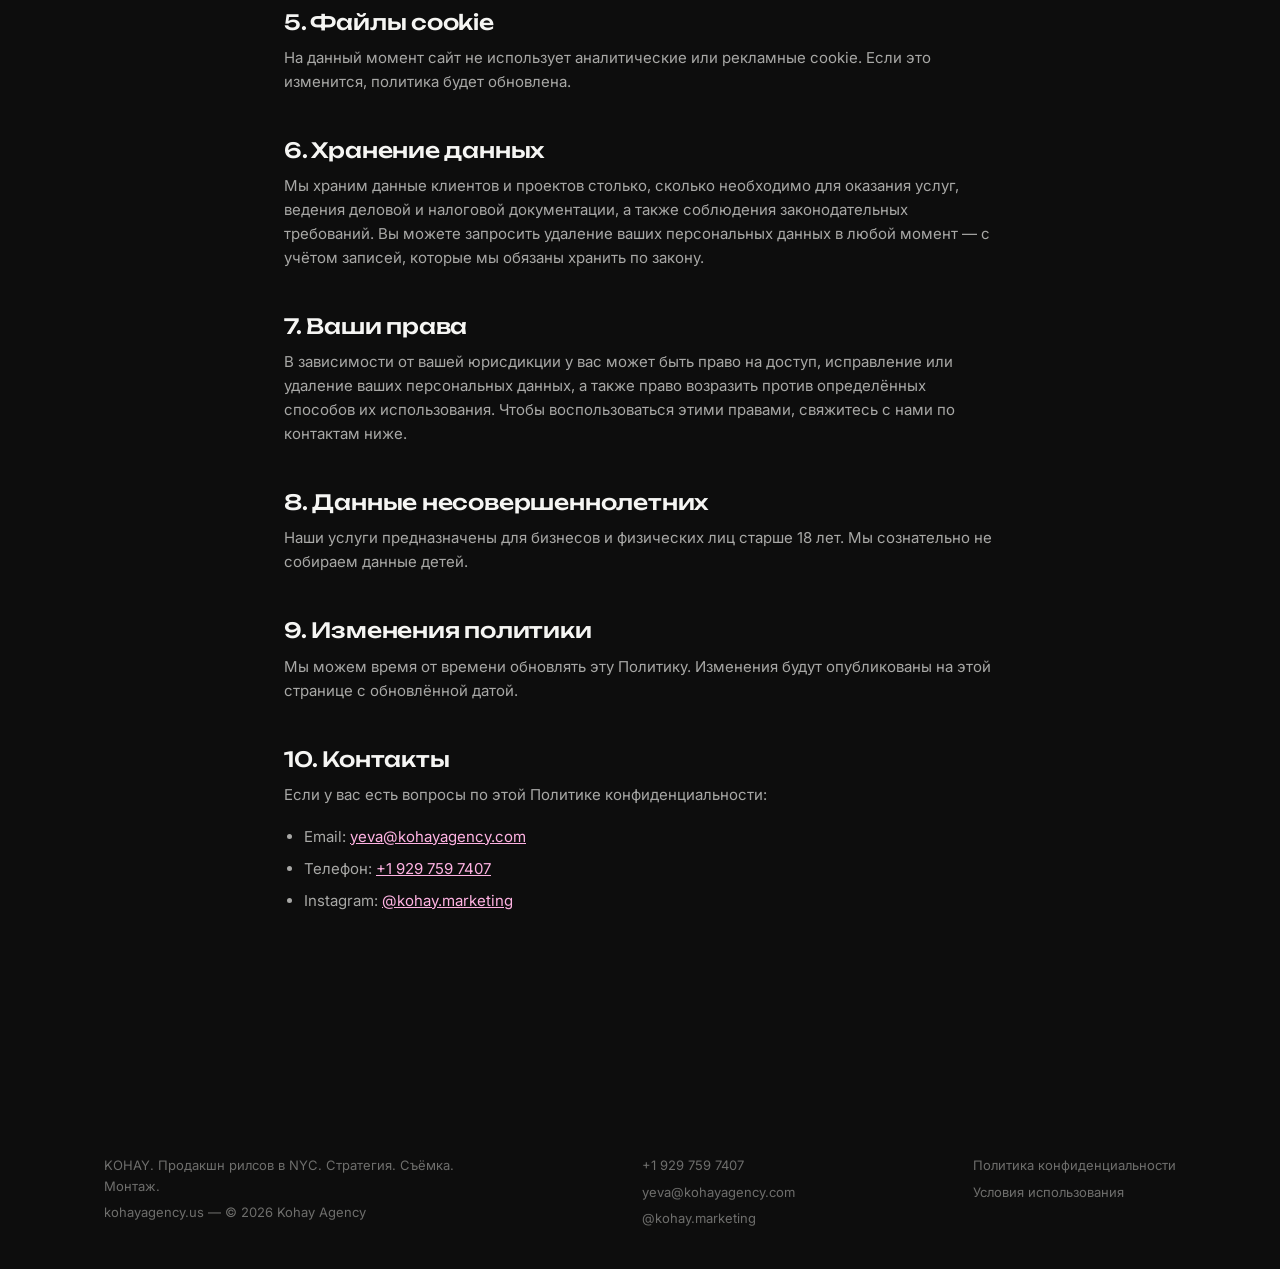
<file: reels/ru/privacy.html>
<!DOCTYPE html>
<html lang="ru">
<head>
<meta charset="UTF-8">
<meta name="viewport" content="width=device-width, initial-scale=1.0">
<title>Политика конфиденциальности | Kohay Agency</title>
<meta name="description" content="Политика конфиденциальности Kohay Agency — как мы собираем, используем и защищаем ваши данные.">
<meta name="robots" content="noindex">
<link rel="preconnect" href="https://fonts.googleapis.com">
<link rel="preconnect" href="https://fonts.gstatic.com" crossorigin>
<link href="https://fonts.googleapis.com/css2?family=Unbounded:wght@500;600&family=Inter:wght@400;500;600&display=swap" rel="stylesheet">
<link rel="stylesheet" href="../styles.css">
</head>
<body>

<header class="site-header">
  <div class="wrap">
    <a href="/reels/ru/" class="logo logo-link">KOHAY<span>.</span></a>
    <div class="header-actions">
      <div class="lang-switch">
        <a href="/reels/privacy.html">EN</a>
        <a href="/reels/ru/privacy.html" class="active">RU</a>
      </div>
      <a href="https://calendar.google.com/calendar/u/0/appointments/schedules/AcZssZ2_kLyZ_7YElX9A-YzKxZx4RZRjm3aX7bDRUkdUEPXenTwzl4cahBBLtP4mIFWXRZgPcGTV3XHw" class="btn btn-primary" target="_blank" rel="noopener">Начать проект</a>
    </div>
  </div>
</header>

<section class="legal-header">
  <div class="wrap">
    <div class="eyebrow">Юридическая информация</div>
    <h1>Политика конфиденциальности</h1>
  </div>
</section>

<section>
  <div class="wrap legal">
    <p class="updated">Обновлено: 20 августа 2026</p>

    <h2>1. Введение</h2>
    <p>Kohay Agency («Kohay», «мы») предоставляет услуги продакшна короткого видео для брендов, экспертов и локального бизнеса. Эта Политика конфиденциальности объясняет, какие данные мы собираем, когда вы посещаете kohayagency.us, связываетесь с нами или приобретаете наши услуги, и как мы их используем, передаём и защищаем.</p>

    <h2>2. Какие данные мы собираем</h2>
    <p>Мы собираем данные, которые вы предоставляете напрямую:</p>
    <ul>
      <li>Контактные данные — имя, email и телефон при бронировании консультации, обращении к нам или покупке пакета.</li>
      <li>Информация о проекте — сведения о вашем бизнесе, материалы, сценарии и контент, которые вы присылаете нам для создания рилсов.</li>
      <li>Платёжные данные — при покупке пакета оплата обрабатывается через Stripe. Данные карты не хранятся на наших серверах.</li>
      <li>Данные бронирования — при записи на консультацию информация обрабатывается через инструмент планирования встреч Google Calendar.</li>
    </ul>

    <h2>3. Как мы используем данные</h2>
    <p>Мы используем собранные данные, чтобы:</p>
    <ul>
      <li>Оказывать заказанные или оплаченные услуги</li>
      <li>Общаться с вами по поводу проекта, бронирований и счетов</li>
      <li>Обрабатывать платежи и вести деловую документацию</li>
      <li>Отвечать на обращения по email, телефону или в Instagram</li>
      <li>Улучшать наши услуги и портфолио</li>
    </ul>

    <h2>4. Сторонние сервисы</h2>
    <p>Мы пользуемся надёжными сторонними сервисами для части процессов, и ваши данные могут проходить через их системы:</p>
    <ul>
      <li><strong>Stripe</strong> — для обработки платежей. Использование данных регулируется <a href="https://stripe.com/privacy" target="_blank" rel="noopener">Политикой конфиденциальности Stripe</a>.</li>
      <li><strong>Google Calendar</strong> — для записи на консультации. Использование данных регулируется <a href="https://policies.google.com/privacy" target="_blank" rel="noopener">Политикой конфиденциальности Google</a>.</li>
      <li><strong>Instagram / Meta</strong> — если вы пишете нам в Instagram, переписка регулируется <a href="https://privacycenter.instagram.com/policy" target="_blank" rel="noopener">Политикой конфиденциальности Instagram</a>.</li>
    </ul>
    <p>Мы не продаём ваши персональные данные третьим лицам.</p>

    <h2>5. Файлы cookie</h2>
    <p>На данный момент сайт не использует аналитические или рекламные cookie. Если это изменится, политика будет обновлена.</p>

    <h2>6. Хранение данных</h2>
    <p>Мы храним данные клиентов и проектов столько, сколько необходимо для оказания услуг, ведения деловой и налоговой документации, а также соблюдения законодательных требований. Вы можете запросить удаление ваших персональных данных в любой момент — с учётом записей, которые мы обязаны хранить по закону.</p>

    <h2>7. Ваши права</h2>
    <p>В зависимости от вашей юрисдикции у вас может быть право на доступ, исправление или удаление ваших персональных данных, а также право возразить против определённых способов их использования. Чтобы воспользоваться этими правами, свяжитесь с нами по контактам ниже.</p>

    <h2>8. Данные несовершеннолетних</h2>
    <p>Наши услуги предназначены для бизнесов и физических лиц старше 18 лет. Мы сознательно не собираем данные детей.</p>

    <h2>9. Изменения политики</h2>
    <p>Мы можем время от времени обновлять эту Политику. Изменения будут опубликованы на этой странице с обновлённой датой.</p>

    <h2>10. Контакты</h2>
    <p>Если у вас есть вопросы по этой Политике конфиденциальности:</p>
    <ul>
      <li>Email: <a href="mailto:yeva@kohayagency.com">yeva@kohayagency.com</a></li>
      <li>Телефон: <a href="tel:+19297597407">+1 929 759 7407</a></li>
      <li>Instagram: <a href="https://www.instagram.com/kohay.marketing/" target="_blank" rel="noopener">@kohay.marketing</a></li>
    </ul>
  </div>
</section>

<footer>
  <div class="wrap footer-grid">
    <div class="footer-brand">
      <span>KOHAY. Продакшн рилсов в NYC. Стратегия. Съёмка. Монтаж.</span>
      <span class="footer-copy">kohayagency.us — © 2026 Kohay Agency</span>
    </div>
    <div class="footer-contact">
      <a href="tel:+19297597407">+1 929 759 7407</a>
      <a href="mailto:yeva@kohayagency.com">yeva@kohayagency.com</a>
      <a href="https://www.instagram.com/kohay.marketing/" target="_blank" rel="noopener">@kohay.marketing</a>
    </div>
    <div class="footer-legal">
      <a href="/reels/ru/privacy.html">Политика конфиденциальности</a>
      <a href="/reels/ru/terms.html">Условия использования</a>
    </div>
  </div>
</footer>

</body>
</html>
</file>
<file: reels/styles.css>
/* ============================================
   KOHAY — Reels Production Landing
   Boardroom Noir: dark, structural, no gradients
   ============================================ */

:root {
  --bg: #0D0D0D;
  --card: #1B1B1B;
  --card-hover: #212121;
  --border: #2A2A2A;
  --border-strong: #3A3A3A;
  --text: #F5F5F3;
  --text-secondary: #A8A8A6;
  --text-muted: #6E6E6C;
  --accent: #FF1FAC;
  --accent-hover: #FF3FBB;
  --accent-text: #FFB3E3;
  --radius: 6px;
  --max-width: 1120px;
  --font-display: 'Unbounded', sans-serif;
  --font-body: 'Inter', sans-serif;
}

* { box-sizing: border-box; margin: 0; padding: 0; }

html { scroll-behavior: smooth; }

body {
  background: var(--bg);
  color: var(--text);
  font-family: var(--font-body);
  font-size: 16px;
  line-height: 1.6;
  -webkit-font-smoothing: antialiased;
}

img, video { max-width: 100%; display: block; }

a { color: inherit; }

.wrap {
  max-width: var(--max-width);
  margin: 0 auto;
  padding: 0 24px;
}

section {
  padding: 88px 0;
  border-bottom: 1px solid var(--border);
}

section:last-of-type { border-bottom: none; }

.eyebrow {
  font-family: var(--font-display);
  font-size: 12px;
  letter-spacing: 2px;
  text-transform: uppercase;
  color: var(--text-muted);
  margin-bottom: 18px;
}

h1, h2, h3 {
  font-family: var(--font-display);
  font-weight: 500;
  line-height: 1.15;
  letter-spacing: -0.01em;
}

h1 { font-size: clamp(34px, 5.5vw, 58px); }
h2 { font-size: clamp(26px, 3.4vw, 38px); margin-bottom: 16px; }
h3 { font-size: 19px; margin-bottom: 10px; }

p { color: var(--text-secondary); }

.lede {
  font-size: 18px;
  max-width: 560px;
  color: var(--text-secondary);
}

/* Buttons */
.btn {
  display: inline-flex;
  align-items: center;
  gap: 8px;
  font-family: var(--font-body);
  font-weight: 600;
  font-size: 14px;
  padding: 13px 24px;
  border-radius: var(--radius);
  border: 1px solid transparent;
  cursor: pointer;
  text-decoration: none;
  transition: background 0.15s ease, border-color 0.15s ease, color 0.15s ease;
}

.btn-primary {
  background: var(--accent);
  color: #16040F;
}
.btn-primary:hover { background: var(--accent-hover); }

.btn-ghost {
  background: transparent;
  color: var(--text);
  border-color: var(--border-strong);
}
.btn-ghost:hover { border-color: var(--accent); color: var(--accent-text); }

.btn-row {
  display: flex;
  gap: 12px;
  flex-wrap: wrap;
  margin-top: 32px;
}

/* Header */
header.site-header {
  position: sticky;
  top: 0;
  z-index: 50;
  background: rgba(13,13,13,0.9);
  backdrop-filter: blur(8px);
  border-bottom: 1px solid var(--border);
}

.site-header .wrap {
  display: flex;
  align-items: center;
  justify-content: space-between;
  height: 72px;
}

.logo {
  font-family: var(--font-display);
  font-size: 15px;
  letter-spacing: 1px;
  text-transform: uppercase;
}

.logo span { color: var(--accent); }

.header-actions {
  display: flex;
  align-items: center;
  gap: 18px;
}

.lang-switch {
  display: flex;
  gap: 4px;
  font-size: 13px;
  color: var(--text-muted);
}
.lang-switch a { padding: 4px 8px; border-radius: 4px; }
.lang-switch a.active { color: var(--text); background: var(--card); }
.lang-switch a:hover:not(.active) { color: var(--text); }

/* Hero */
.hero {
  padding-top: 96px;
  padding-bottom: 96px;
  border-bottom: 1px solid var(--border);
}

.hero-grid {
  display: grid;
  grid-template-columns: 1.3fr 0.7fr;
  gap: 48px;
  align-items: end;
}

.hero-mark {
  font-family: var(--font-display);
  font-size: 220px;
  line-height: 0.8;
  color: var(--card);
  -webkit-text-stroke: 1px var(--border-strong);
  text-align: right;
  user-select: none;
}

/* Feature list (What's included) */
.tag-list {
  display: flex;
  flex-wrap: wrap;
  gap: 10px;
}

.tag-list span {
  font-size: 13px;
  padding: 8px 14px;
  border: 1px solid var(--border);
  border-radius: var(--radius);
  color: var(--text-secondary);
}

/* Process steps */
.steps {
  display: grid;
  grid-template-columns: repeat(3, 1fr);
  gap: 16px;
  margin-top: 40px;
}

.steps.steps-4 { grid-template-columns: repeat(2, 1fr); }

.step {
  background: #1B1B1B;
  border: 1px solid #2A2A2A;
  border-radius: 8px;
  padding: 28px;
  display: flex;
  flex-direction: column;
}

.step-top {
  display: flex;
  align-items: flex-start;
  justify-content: space-between;
  gap: 12px;
  margin-bottom: 18px;
}

.step-num {
  font-family: var(--font-display);
  font-weight: 700;
  font-size: 14px;
  color: var(--accent);
}

.step-icon {
  width: 56px;
  height: 56px;
  flex: none;
  border-radius: 12px;
  background: var(--card-hover);
  border: 1px solid rgba(255, 31, 172, 0.35);
  display: flex;
  align-items: center;
  justify-content: center;
  color: var(--text);
}

.step-icon svg {
  width: 24px;
  height: 24px;
  stroke: currentColor;
  fill: none;
  stroke-width: 1.6;
  stroke-linecap: round;
  stroke-linejoin: round;
}

.step h3 { margin-bottom: 8px; }

.step p {
  font-size: 14px;
  color: var(--text-secondary);
  margin: 0 0 20px;
}

.step-output {
  font-weight: 700;
  font-size: 13px;
  color: var(--text);
  border-top: 1px solid var(--border);
  padding-top: 16px;
  margin-top: auto;
}

.step-output span { color: var(--accent-text); }

@media (max-width: 1100px) {
  .steps { grid-template-columns: repeat(2, 1fr); }
}

@media (max-width: 860px) {
  .steps,
  .steps.steps-4 { grid-template-columns: 1fr; }
}

/* One shoot banner */
.banner {
  background: var(--card);
  border: 1px solid var(--border);
  border-radius: var(--radius);
  padding: 56px;
  display: flex;
  align-items: center;
  justify-content: space-between;
  gap: 40px;
  flex-wrap: wrap;
}

.banner h2 { margin-bottom: 12px; }
.banner p { max-width: 480px; margin-bottom: 0; }

/* Founder */
.founder-grid {
  display: grid;
  grid-template-columns: 200px 1fr;
  gap: 48px;
  align-items: start;
}

.founder-photo {
  width: 200px;
  height: 200px;
  flex: none;
  background: #1B1B1B;
  border: 1px solid #2A2A2A;
  border-radius: 8px;
  display: flex;
  align-items: center;
  justify-content: center;
  color: var(--text-muted);
  font-size: 13px;
  text-align: center;
  padding: 12px;
  overflow: hidden;
}

/* Once a real photo is dropped in as <img> inside .founder-photo, it fills
   the 200x200 box and crops to fit — no extra markup changes needed. */
.founder-photo img {
  width: 100%;
  height: 100%;
  object-fit: cover;
  object-position: top center;
  border-radius: 7px;
}

.founder-name {
  font-family: var(--font-display);
  font-size: 32px;
  margin-bottom: 6px;
}

.founder-role {
  font-size: 13px;
  font-weight: 600;
  color: var(--accent);
  margin-bottom: 20px;
}

.founder-bio {
  max-width: 520px;
  margin-bottom: 32px;
}

.founder-stats {
  display: flex;
  flex-direction: row;
  flex-wrap: nowrap;
  gap: 32px;
  margin-bottom: 32px;
}

.founder-stat {
  display: flex;
  flex-direction: column;
  gap: 4px;
}

.founder-stat-num {
  font-family: var(--font-display);
  font-size: 22px;
  color: var(--accent-text);
}

.founder-stat-label {
  font-size: 11px;
  color: var(--text-muted);
  max-width: 120px;
}

.founder-more {
  color: var(--text-secondary);
  margin-bottom: 16px;
}

.founder-linkedin {
  display: inline-flex;
  align-items: center;
  gap: 8px;
  padding: 11px 22px;
  border-radius: 20px;
  border: 1px solid var(--border-strong);
  background: transparent;
  color: var(--text);
  font-family: var(--font-body);
  font-weight: 600;
  font-size: 14px;
  text-decoration: none;
  transition: border-color 0.15s ease, color 0.15s ease;
}

.founder-linkedin:hover { border-color: var(--accent); color: var(--accent-text); }

@media (max-width: 860px) {
  .founder-grid { grid-template-columns: 1fr; }
  .founder-stats { flex-wrap: wrap; }
}

/* Services grid */
.services-grid {
  display: grid;
  grid-template-columns: repeat(4, 1fr);
  gap: 16px;
  margin-top: 40px;
}

.service-card {
  background: #1B1B1B;
  border: 1px solid var(--border);
  border-radius: 6px;
  padding: 22px;
}

.service-card h3 {
  font-family: var(--font-body);
  font-weight: 700;
  font-size: 16px;
  color: var(--text);
  margin-bottom: 8px;
}

.service-card p {
  font-size: 13px;
  color: var(--text-secondary);
  margin-bottom: 18px;
}

.service-price {
  font-family: var(--font-body);
  font-weight: 600;
  font-size: 13px;
  color: var(--accent);
}

@media (max-width: 860px) {
  .services-grid { grid-template-columns: repeat(2, 1fr); }
}
@media (max-width: 520px) {
  .services-grid { grid-template-columns: 1fr; }
}

/* Clients row — same horizontal scroll-strip component as .reel-strip-*
   (see below): .client-logo is just another fixed-size item placed inside
   a .reel-strip-track, so it reuses the same wrap/scroll/arrow logic. */
.client-logo {
  aspect-ratio: 1 / 1;
  background: #1B1B1B;
  border: 1px solid var(--border);
  border-radius: 6px;
  display: flex;
  align-items: center;
  justify-content: center;
  color: var(--text-muted);
  font-size: 12px;
}

/* Once a real logo is dropped in as <img> inside .client-logo, it's
   centered and scaled to fit the box without cropping or distortion. */
.client-logo img {
  max-width: 80%;
  max-height: 70%;
  object-fit: contain;
}

/* Why Kohay grid */
.why-grid {
  display: grid;
  grid-template-columns: repeat(3, 1fr);
  gap: 1px;
  background: var(--border);
  border: 1px solid var(--border);
  border-radius: var(--radius);
  overflow: hidden;
  margin-top: 40px;
}

.why-item {
  background: var(--bg);
  padding: 32px 28px;
}

.why-item p { font-size: 14px; margin: 0; }

/* Stats strip */
.stats {
  display: flex;
  gap: 48px;
  flex-wrap: wrap;
  margin-top: 24px;
}

.stat-label {
  font-size: 13px;
  color: var(--text-muted);
  text-transform: uppercase;
  letter-spacing: 1px;
}

/* Our work */
.tabs {
  display: flex;
  gap: 8px;
  flex-wrap: wrap;
  margin-bottom: 32px;
}

.tab-btn {
  font-family: var(--font-body);
  font-size: 13px;
  font-weight: 600;
  padding: 9px 16px;
  border-radius: var(--radius);
  border: 1px solid var(--border);
  background: transparent;
  color: var(--text-secondary);
  cursor: pointer;
}

.tab-btn.active {
  border-color: var(--accent);
  color: var(--accent-text);
  background: rgba(255,31,172,0.08);
}

.video-grid {
  display: grid;
  grid-template-columns: repeat(3, 1fr);
  gap: 16px;
}

.video-card {
  background: var(--card);
  border: 1px solid var(--border);
  border-radius: var(--radius);
  overflow: hidden;
}

.video-frame {
  position: relative;
  width: 100%;
  aspect-ratio: 9 / 16;
  background: #000;
}

.video-frame iframe {
  position: absolute;
  inset: 0;
  width: 100%;
  height: 100%;
  border: 0;
}

.video-placeholder {
  position: absolute;
  inset: 0;
  display: flex;
  align-items: center;
  justify-content: center;
  color: var(--text-muted);
  font-size: 13px;
  text-align: center;
  padding: 16px;
}

.category-panel { display: none; }
.category-panel.active { display: block; }

/* Reels strip (horizontal scroll carousel) */
.reel-strip-wrap {
  position: relative;
  margin-top: 32px;
}

.reel-strip-scroll {
  overflow-x: auto;
  overflow-y: hidden;
  scroll-snap-type: x proximity;
  -webkit-overflow-scrolling: touch;
  scrollbar-width: thin;
  scrollbar-color: var(--border-strong) transparent;
}

.reel-strip-scroll::-webkit-scrollbar { height: 6px; }
.reel-strip-scroll::-webkit-scrollbar-track { background: transparent; }
.reel-strip-scroll::-webkit-scrollbar-thumb { background: var(--border-strong); border-radius: 3px; }

.reel-strip-track {
  display: flex;
  flex-direction: row;
  flex-wrap: nowrap;
  gap: 16px;
  width: max-content;
  padding-bottom: 10px;
}

.reel-strip-track .video-card,
.reel-strip-track .client-logo {
  flex: 0 0 180px;
  width: 180px;
  min-width: 180px;
  max-width: 180px;
  scroll-snap-align: start;
}

.reel-arrow {
  position: absolute;
  top: 50%;
  transform: translateY(-50%);
  z-index: 5;
  width: 40px;
  height: 40px;
  border-radius: 50%;
  border: 1px solid rgba(255, 255, 255, 0.18);
  background: rgba(255, 255, 255, 0.1);
  color: #F5F5F3;
  font-size: 18px;
  line-height: 1;
  display: flex;
  align-items: center;
  justify-content: center;
  cursor: pointer;
  transition: background 0.15s ease, border-color 0.15s ease, color 0.15s ease;
}

.reel-arrow:hover {
  background: rgba(255, 31, 172, 0.12);
  border-color: var(--accent);
  color: var(--accent-text);
}
.reel-arrow-prev { left: -8px; }
.reel-arrow-next { right: -8px; }

@media (max-width: 860px) {
  .reel-strip-track .video-card,
  .reel-strip-track .client-logo { flex-basis: 150px; width: 150px; min-width: 150px; max-width: 150px; }
  .reel-arrow { display: none; }
}

/* Packages */
.package-toggle {
  display: flex;
  gap: 12px;
  margin-bottom: 40px;
  flex-wrap: wrap;
}

.toggle-btn {
  flex: 1;
  min-width: 240px;
  text-align: left;
  padding: 20px 22px;
  border-radius: var(--radius);
  border: 1px solid var(--border);
  background: var(--card);
  color: var(--text-secondary);
  cursor: pointer;
  font-family: var(--font-body);
}

.toggle-btn strong {
  display: block;
  font-family: var(--font-display);
  font-size: 15px;
  color: var(--text);
  margin-bottom: 4px;
}

.toggle-btn.active {
  border-color: var(--accent);
  background: rgba(255,31,172,0.06);
}

.package-panel { display: none; }
.package-panel.active { display: block; }

.panel-note {
  color: var(--text-secondary);
  max-width: 640px;
  margin-bottom: 32px;
}

.plans {
  display: grid;
  grid-template-columns: repeat(3, 1fr);
  gap: 16px;
}

.plan {
  background: var(--card);
  border: 1px solid var(--border);
  border-radius: var(--radius);
  padding: 28px 24px;
  display: flex;
  flex-direction: column;
  position: relative;
}

.plan.popular { border-color: var(--accent); }

.popular-badge {
  position: absolute;
  top: -11px;
  left: 24px;
  background: var(--accent);
  color: #16040F;
  font-size: 11px;
  font-weight: 700;
  text-transform: uppercase;
  letter-spacing: 0.5px;
  padding: 4px 10px;
  border-radius: 4px;
}

.plan-name {
  font-family: var(--font-display);
  font-size: 14px;
  color: var(--text-secondary);
  margin-bottom: 6px;
}

.plan-count {
  font-size: 15px;
  color: var(--text);
  margin-bottom: 18px;
}

.launch-badge {
  display: inline-block;
  background: var(--accent);
  color: #fff;
  font-family: var(--font-body);
  font-size: 10px;
  font-weight: 700;
  text-transform: uppercase;
  letter-spacing: 0.6px;
  padding: 4px 9px;
  border-radius: 4px;
  margin-bottom: 10px;
}

.plan-price-old {
  font-family: var(--font-body);
  font-size: 15px;
  font-weight: 500;
  color: var(--text-muted);
  text-decoration: line-through;
  margin-bottom: 2px;
}

.plan-price {
  font-family: var(--font-display);
  font-size: 34px;
  margin-bottom: 22px;
}

.plan-features {
  list-style: none;
  margin-bottom: 26px;
  flex-grow: 1;
}

.plan-features li {
  font-size: 13px;
  color: var(--text-secondary);
  padding: 7px 0;
  border-top: 1px solid var(--border);
}
.plan-features li:first-child { border-top: none; }

.plan .btn { width: 100%; justify-content: center; }

/* FAQ */
.faq-item {
  border-top: 1px solid var(--border);
  padding: 22px 0;
}
.faq-item:last-child { border-bottom: 1px solid var(--border); }

.faq-q {
  display: flex;
  align-items: center;
  justify-content: space-between;
  cursor: pointer;
  font-family: var(--font-display);
  font-size: 15px;
  font-weight: 500;
}

.faq-q .plus {
  font-size: 20px;
  color: var(--accent);
  transition: transform 0.15s ease;
}

.faq-item.open .plus { transform: rotate(45deg); }

.faq-a {
  display: none;
  padding-top: 12px;
  max-width: 640px;
}

.faq-item.open .faq-a { display: block; }

/* Final CTA */
.final-cta { text-align: center; padding: 96px 0; }
.final-cta h2 { max-width: 640px; margin: 0 auto 8px; }
.final-cta .btn-row { justify-content: center; }

/* Footer */
footer {
  padding: 40px 0;
  color: var(--text-muted);
  font-size: 13px;
}

.footer-grid {
  display: flex;
  justify-content: space-between;
  gap: 32px;
  flex-wrap: wrap;
}

.footer-brand {
  display: flex;
  flex-direction: column;
  gap: 6px;
  max-width: 360px;
}

.footer-copy { color: var(--text-muted); }

.footer-contact,
.footer-legal {
  display: flex;
  flex-direction: column;
  gap: 6px;
}

footer a { text-decoration: none; }
footer a:hover { color: var(--text); }

.logo-link { text-decoration: none; }

/* Legal pages (Privacy Policy / Terms & Conditions) */
.legal-header {
  padding: 64px 0 8px;
}

.legal {
  max-width: 760px;
  padding-bottom: 96px;
}

.legal .updated {
  color: var(--text-muted);
  font-size: 13px;
  margin-bottom: 40px;
}

.legal h2 {
  font-size: 21px;
  margin-top: 44px;
  margin-bottom: 12px;
}

.legal h2:first-of-type { margin-top: 0; }

.legal p {
  font-size: 15px;
  margin-bottom: 14px;
}

.legal ul {
  margin: 0 0 14px 20px;
}

.legal li {
  font-size: 15px;
  color: var(--text-secondary);
  padding: 4px 0;
}

.legal a { color: var(--accent-text); }

@media (max-width: 860px) {
  .footer-grid { flex-direction: column; gap: 20px; }
}

/* Responsive */
@media (max-width: 860px) {
  .hero-grid { grid-template-columns: 1fr; }
  .hero-mark { display: none; }
  .why-grid { grid-template-columns: 1fr; }
  .video-grid { grid-template-columns: repeat(2, 1fr); }
  .plans { grid-template-columns: 1fr; }
  .banner { padding: 32px; flex-direction: column; align-items: flex-start; }
  section { padding: 56px 0; }
}

@media (max-width: 520px) {
  .video-grid { grid-template-columns: 1fr; }
}

@media (prefers-reduced-motion: reduce) {
  html { scroll-behavior: auto; }
  * { transition: none !important; }
}

:focus-visible {
  outline: 2px solid var(--accent);
  outline-offset: 2px;
}
</file>
